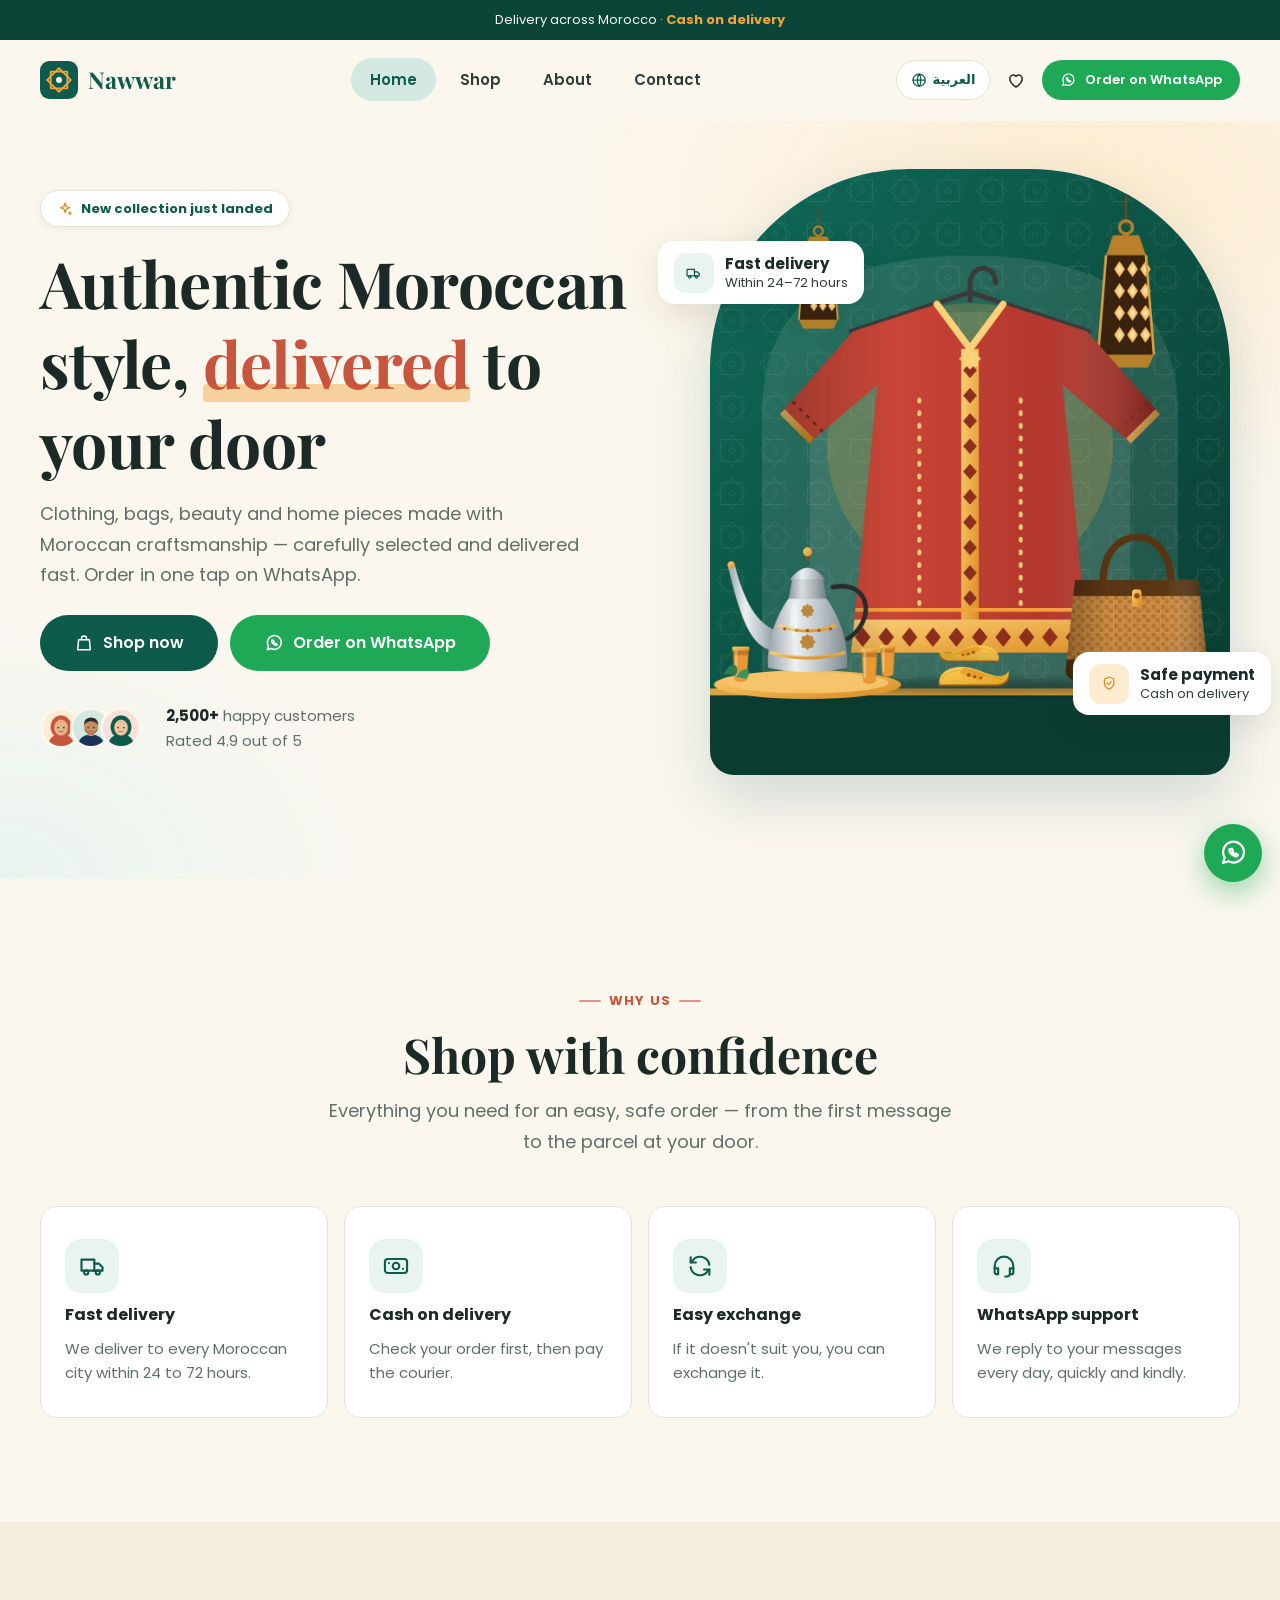
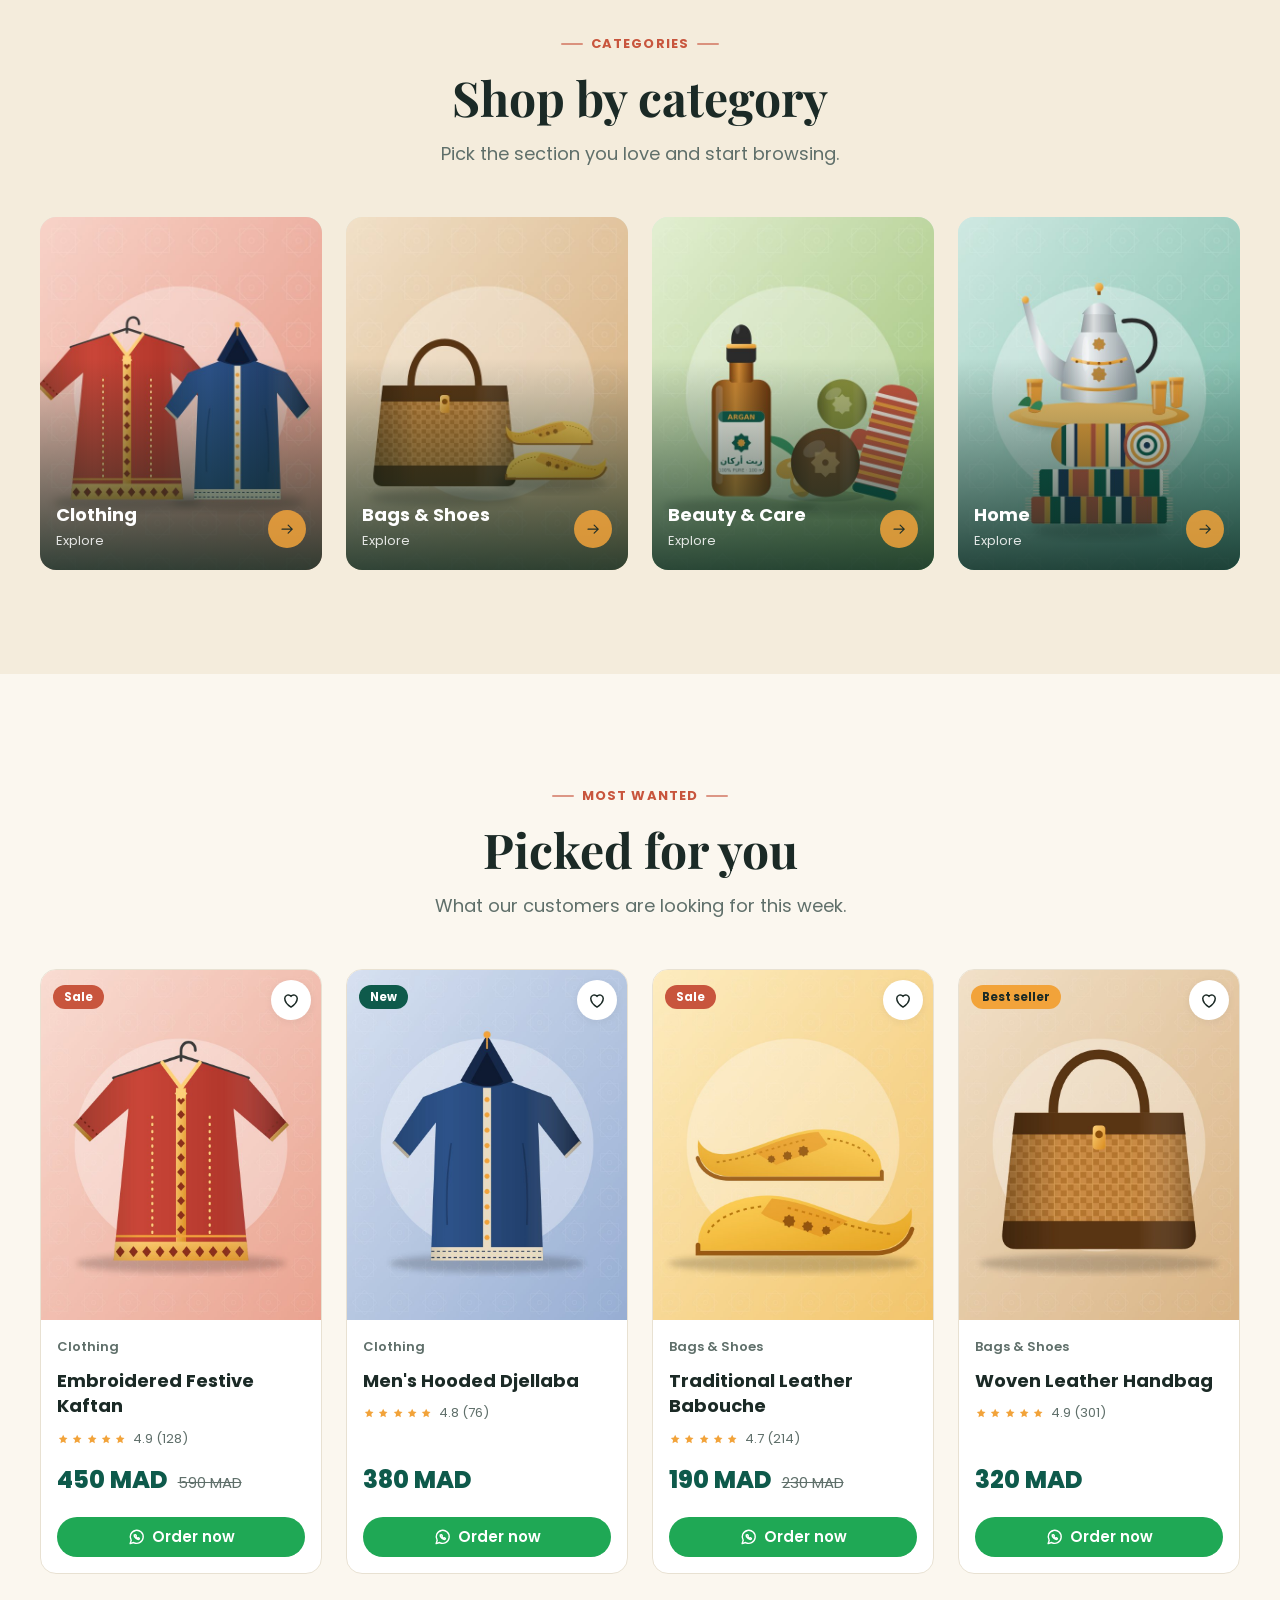
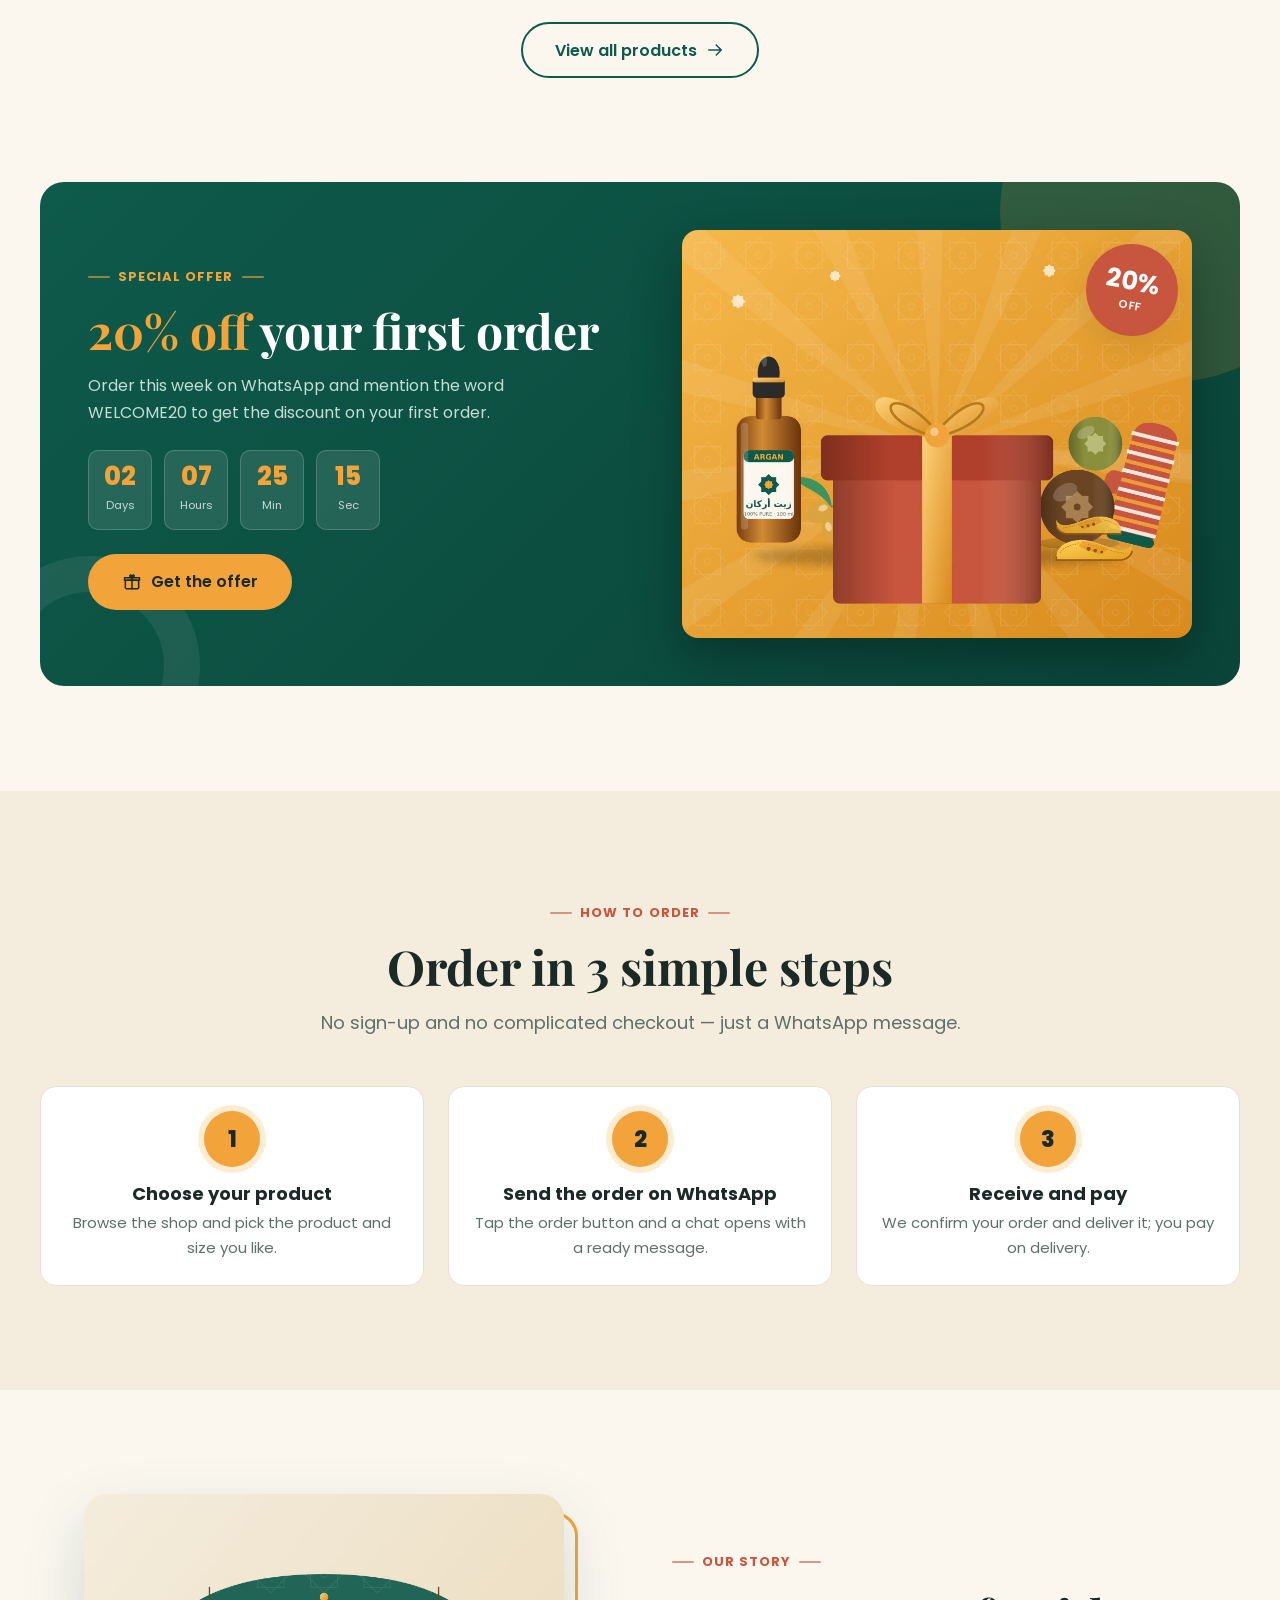
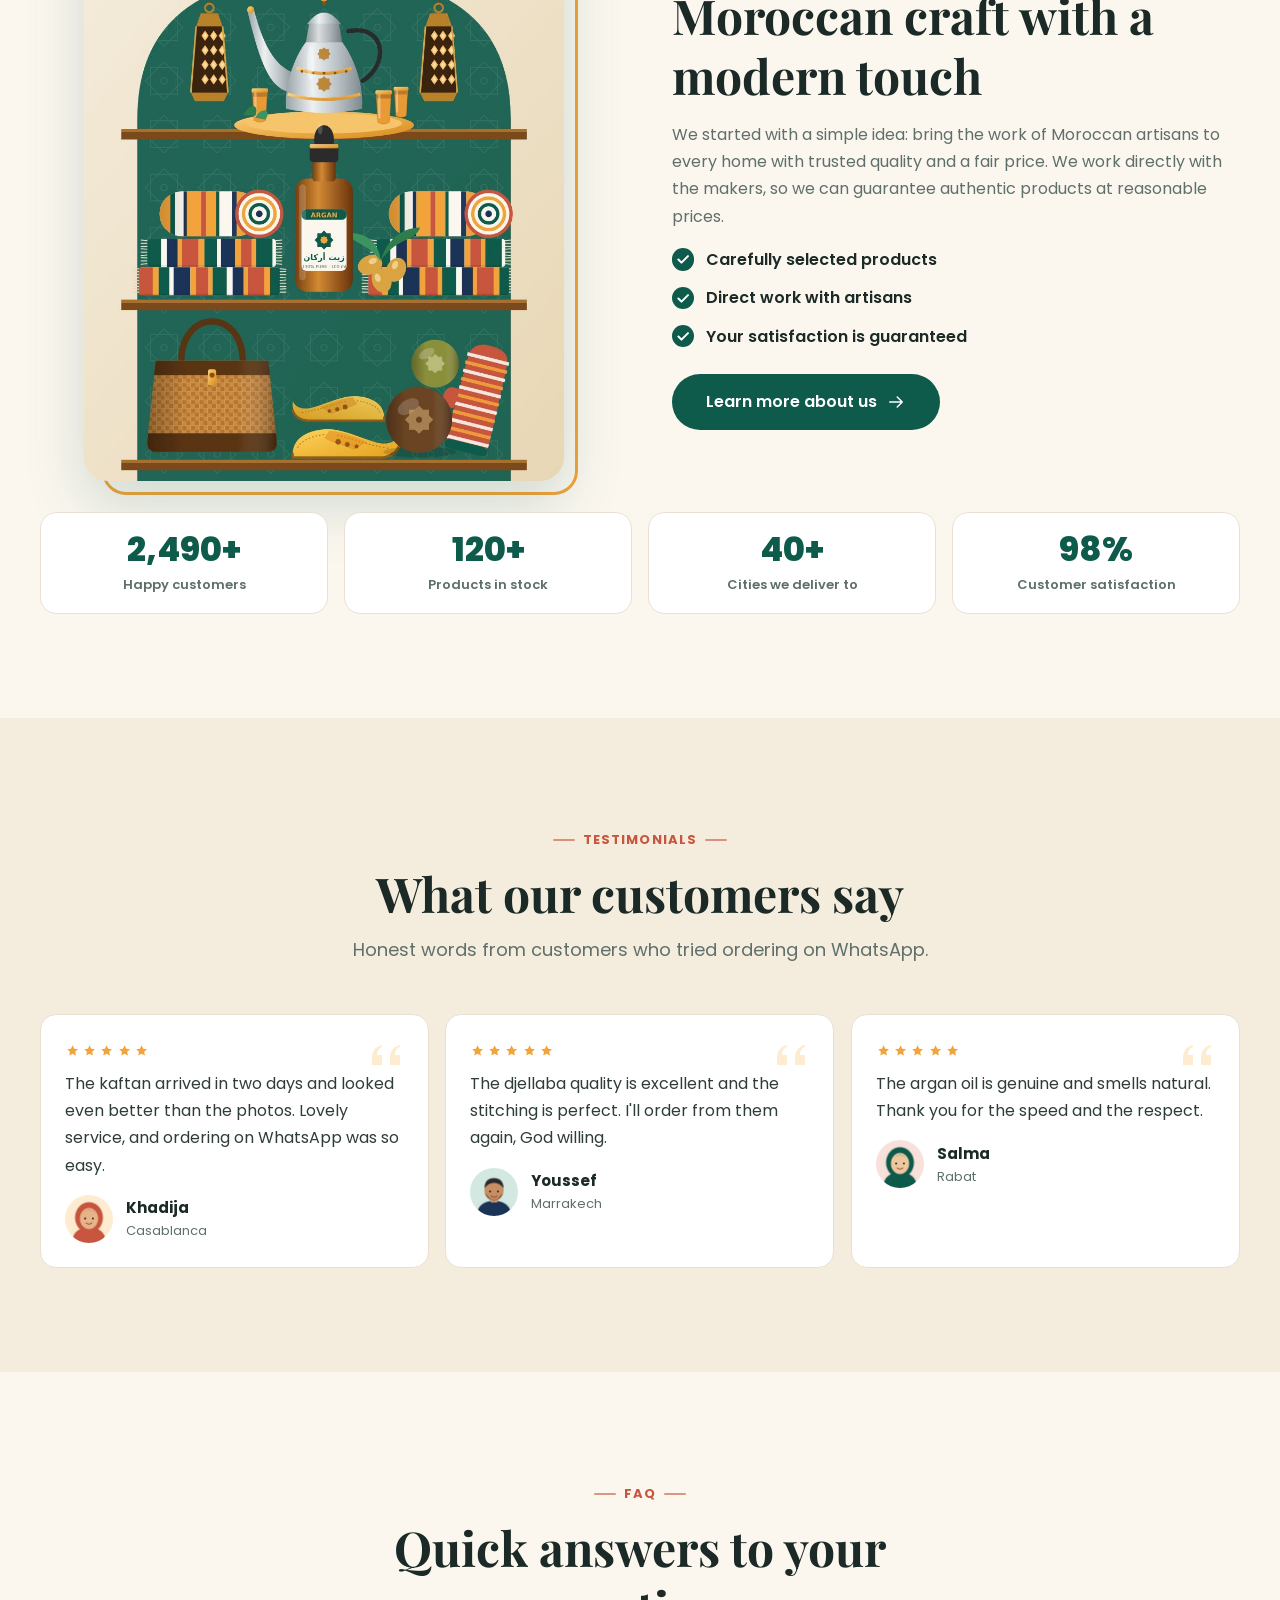
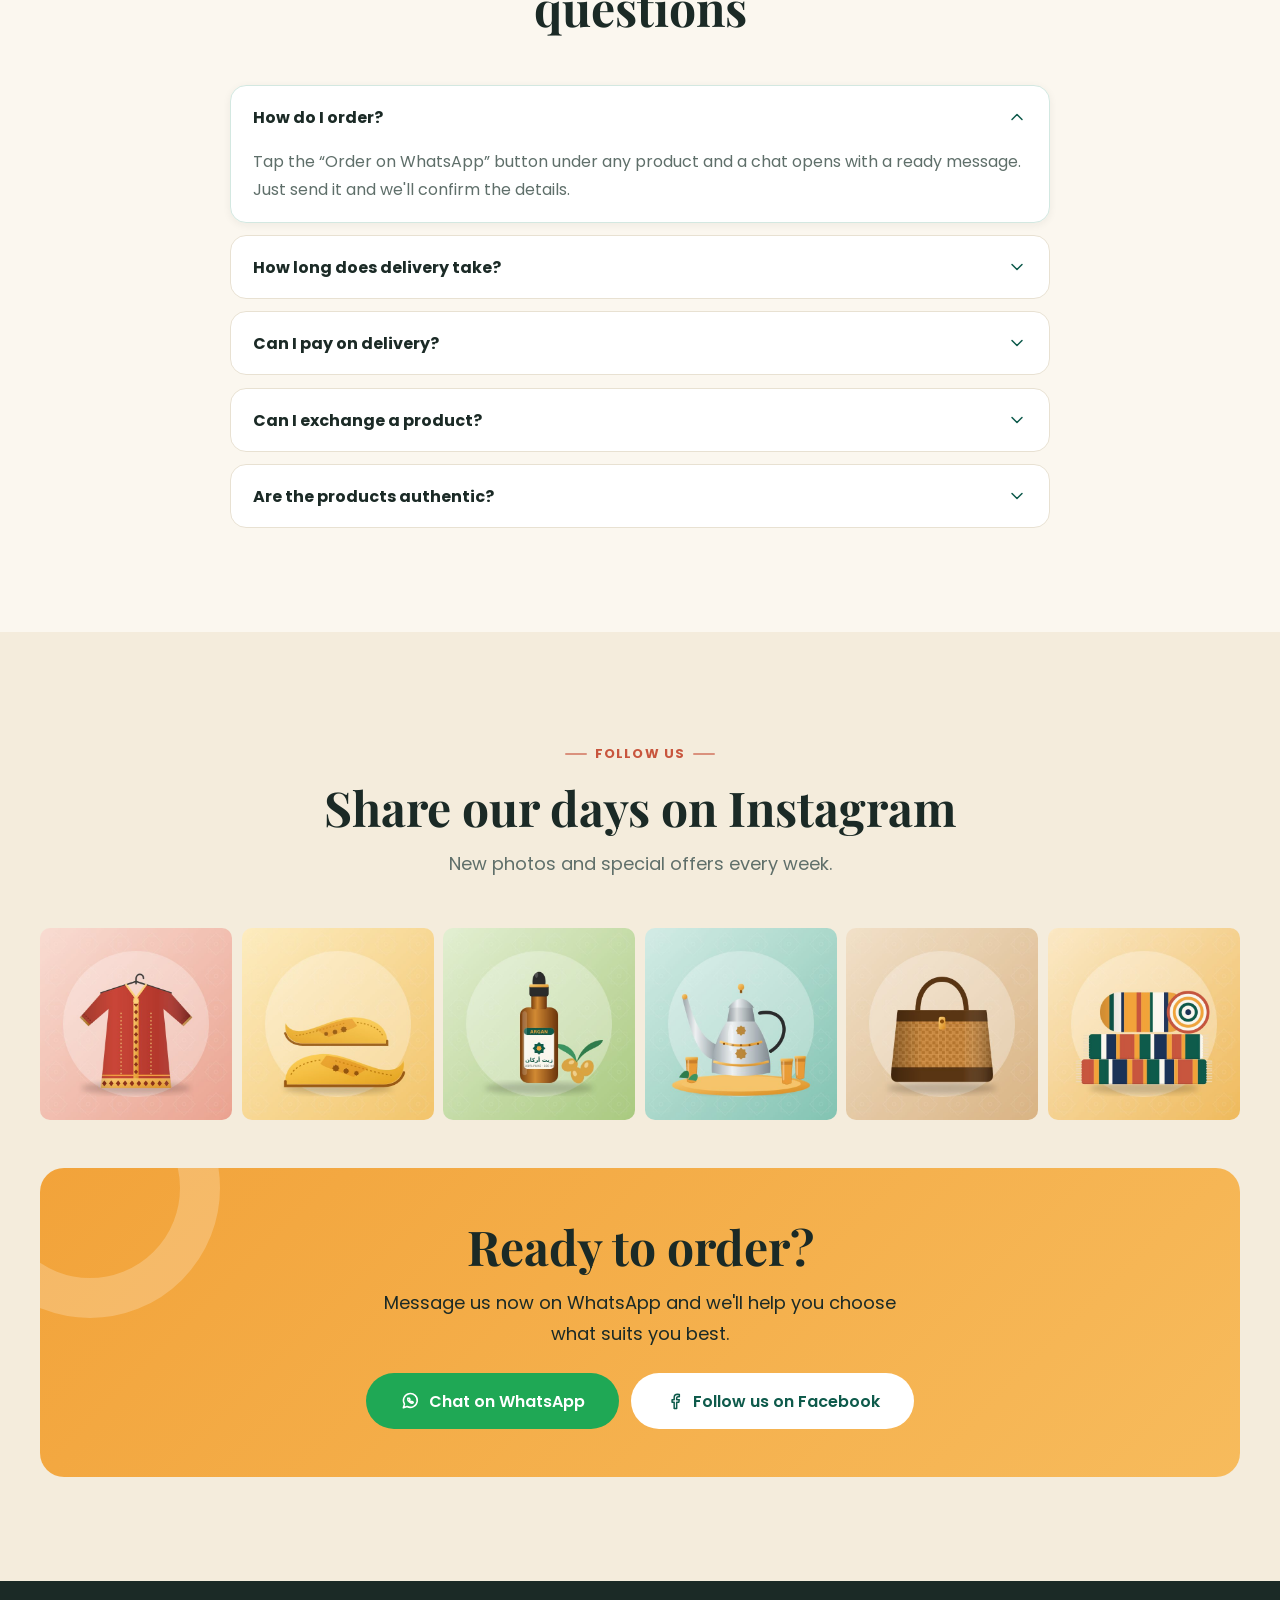
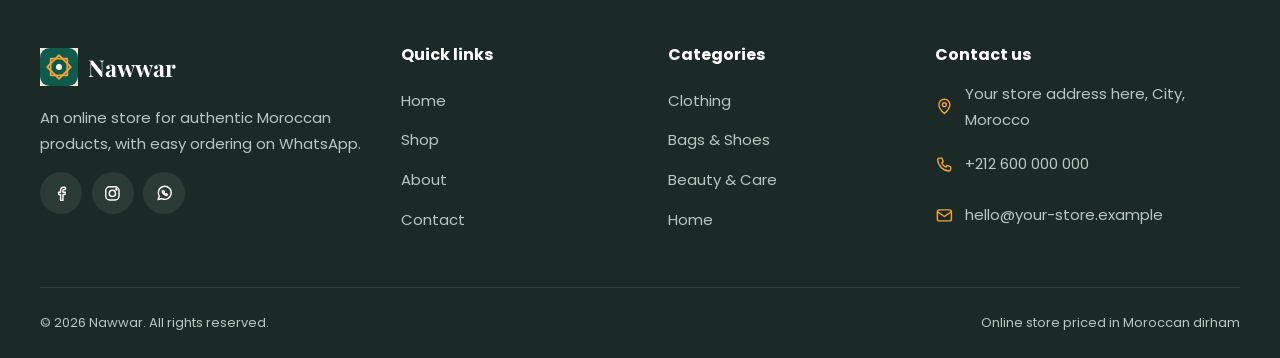
<file: index.html>
<!DOCTYPE html>
<html lang="ar" dir="rtl">
<head>
  <meta charset="utf-8">
  <meta name="viewport" content="width=device-width, initial-scale=1">
  <title>نوّار | Nawwar</title>
  <meta name="robots" content="noindex">
  <meta name="description" content="نوّار | متجر المنتجات المغربية الأصيلة · Nawwar | Authentic Moroccan products. اطلب عبر واتساب · Order on WhatsApp.">
  <link rel="canonical" href="https://your-domain.com/">
  <!-- Link preview (Facebook, WhatsApp, Instagram...). Needs the REAL domain: run tools/set-domain.py -->
  <meta property="og:type" content="website">
  <meta property="og:site_name" content="نوّار | Nawwar">
  <meta property="og:url" content="https://your-domain.com/">
  <meta property="og:title" content="نوّار | Nawwar">
  <meta property="og:description" content="متجر المنتجات المغربية الأصيلة · Authentic Moroccan products. اطلب عبر واتساب · Order on WhatsApp.">
  <meta property="og:image" content="https://your-domain.com/assets/images/og-image.jpg">
  <meta property="og:image:secure_url" content="https://your-domain.com/assets/images/og-image.jpg">
  <meta property="og:image:type" content="image/jpeg">
  <meta property="og:image:width" content="1200">
  <meta property="og:image:height" content="630">
  <meta property="og:image:alt" content="Nawwar | نوّار">
  <meta name="twitter:card" content="summary_large_image">
  <meta name="twitter:title" content="نوّار | Nawwar">
  <meta name="twitter:description" content="متجر المنتجات المغربية الأصيلة · Authentic Moroccan products">
  <meta name="twitter:image" content="https://your-domain.com/assets/images/og-image.jpg">
  <link rel="icon" type="image/svg+xml" href="assets/images/favicon.svg">
  <!--
    Language gate: sends visitors to /ar/ or /en/.
    1) the language they chose last time  2) their browser language  3) Arabic (default).
    To change the default language, edit the word 'ar' in the last line of the script.
  -->
  <script>
    (function () {
      var saved = null;
      try { saved = localStorage.getItem("nawwar-lang"); } catch (e) {}
      var lang = saved || ((navigator.language || "ar").toLowerCase().indexOf("ar") === 0 ? "ar" : "en");
      if (!saved && !/^(ar|en)/i.test(navigator.language || "")) lang = "ar";
      if (lang !== "ar" && lang !== "en") lang = "ar";
      location.replace(lang + "/index.html" + location.search + location.hash);
    })();
  </script>
  <noscript><meta http-equiv="refresh" content="0; url=ar/index.html"></noscript>
  <style>
    body{margin:0;min-height:100vh;display:grid;place-items:center;background:#fbf7ef;color:#1b2a26;font-family:system-ui,-apple-system,"Segoe UI",Tahoma,sans-serif;text-align:center}
    a{display:inline-block;margin:.4rem;padding:.8rem 1.6rem;border-radius:999px;background:#0e5a4b;color:#fff;text-decoration:none;font-weight:700}
    a+a{background:#f2a33a;color:#1b2a26}
  </style>
</head>
<body>
  <main>
    <p>اختر اللغة · Choose your language</p>
    <a href="ar/index.html">العربية</a><a href="en/index.html">English</a>
  </main>
</body>
</html>
</file>
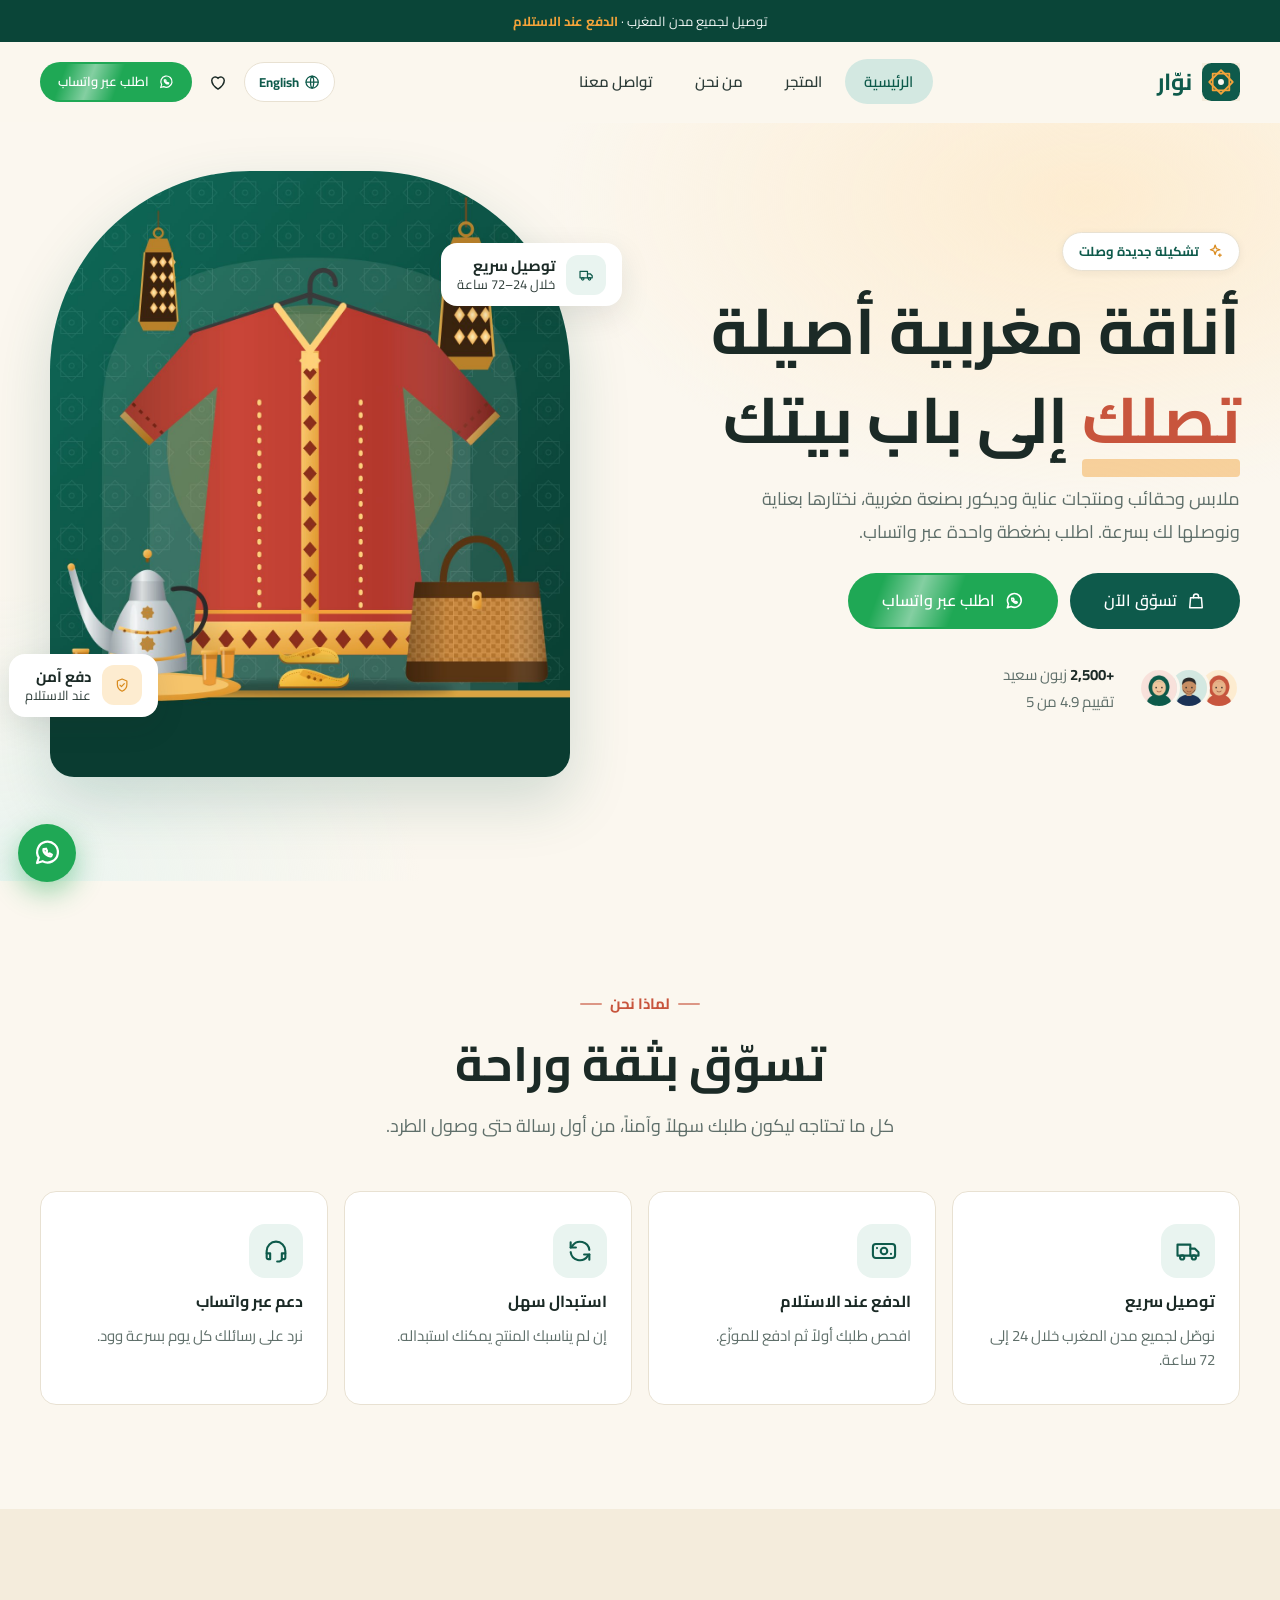
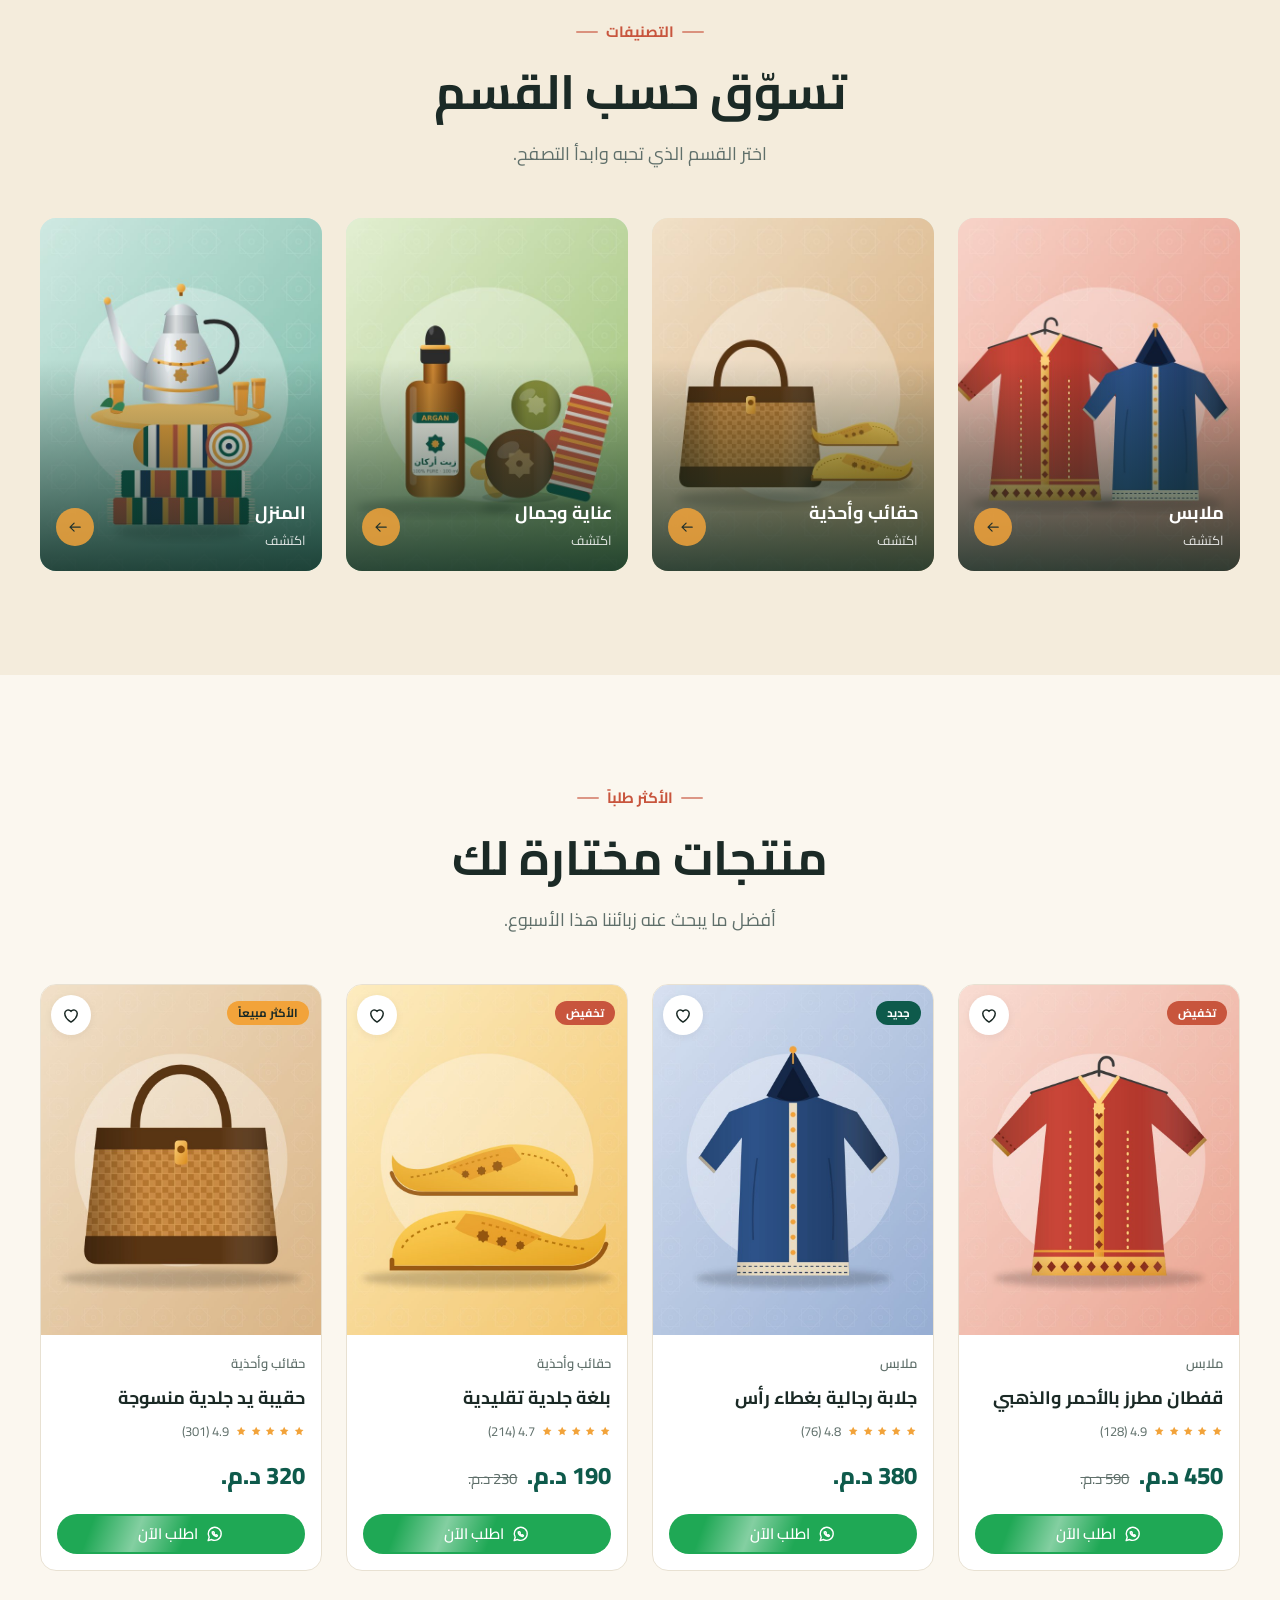
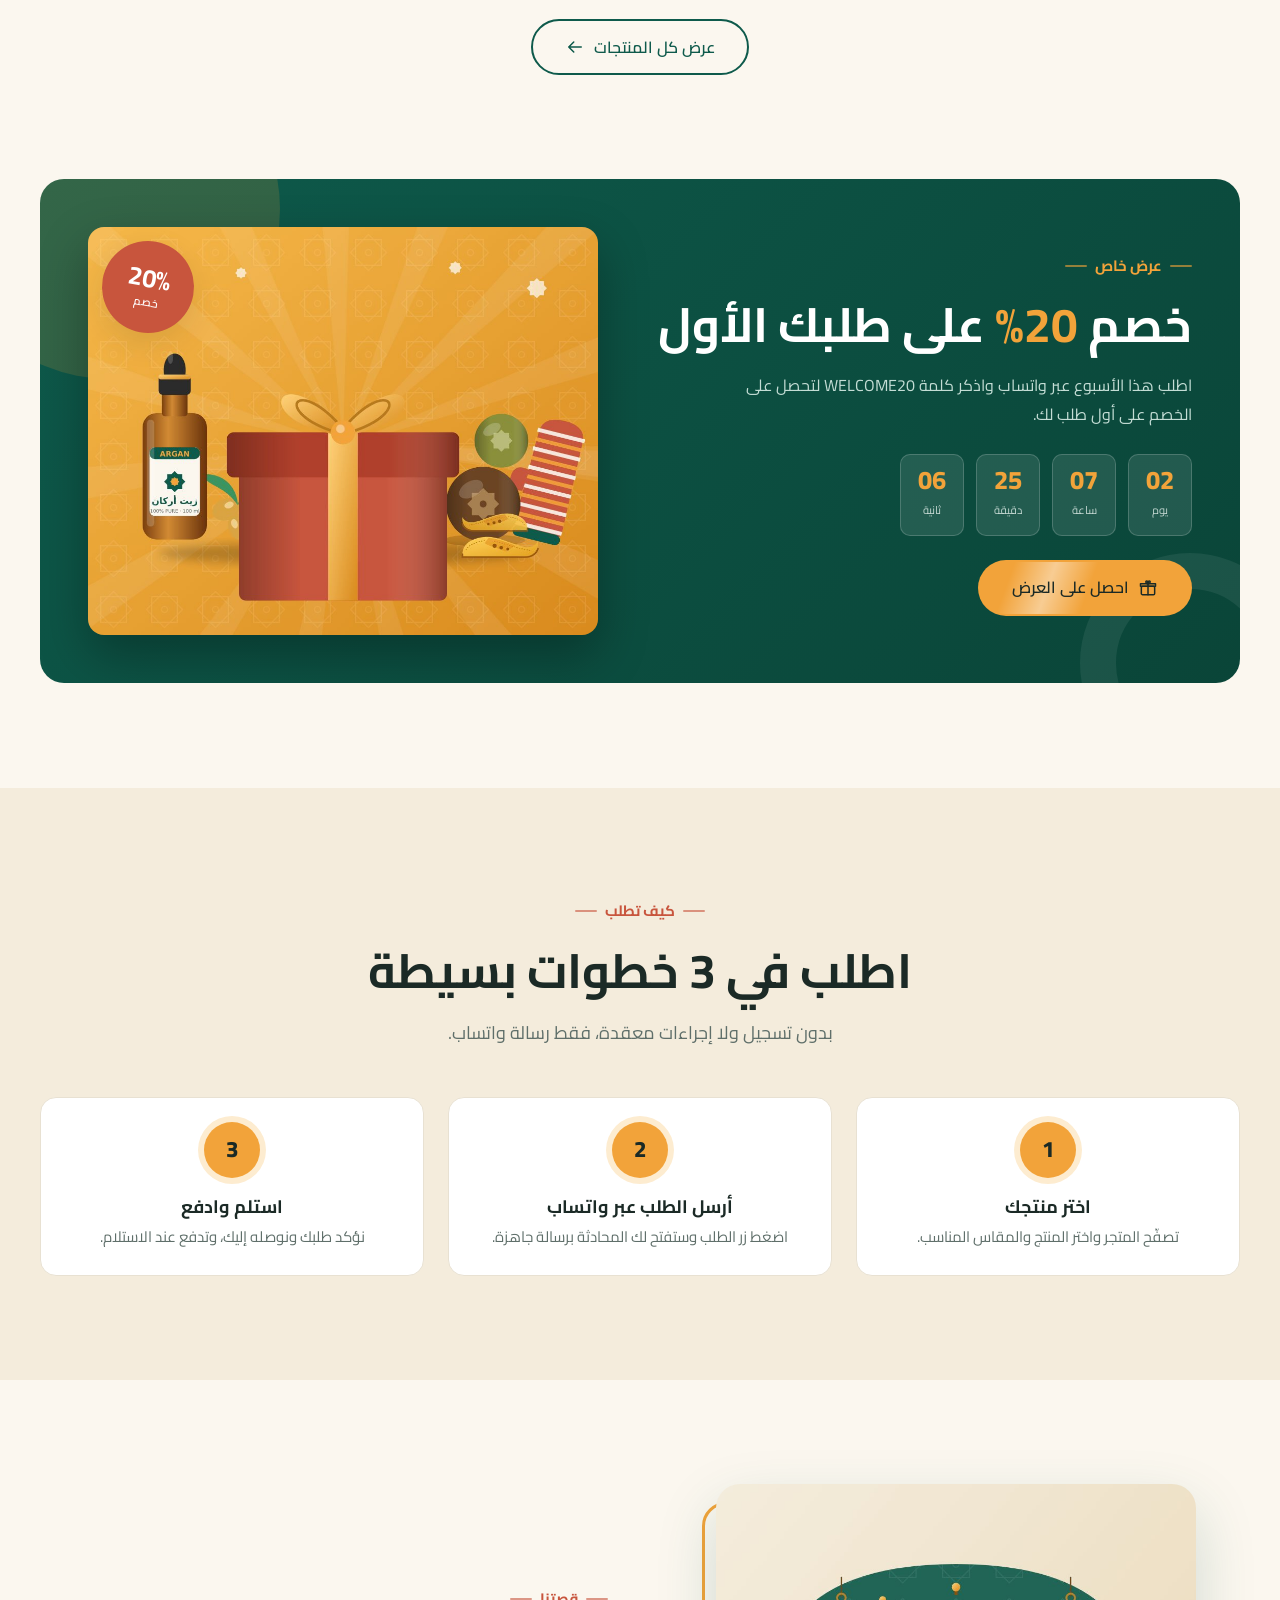
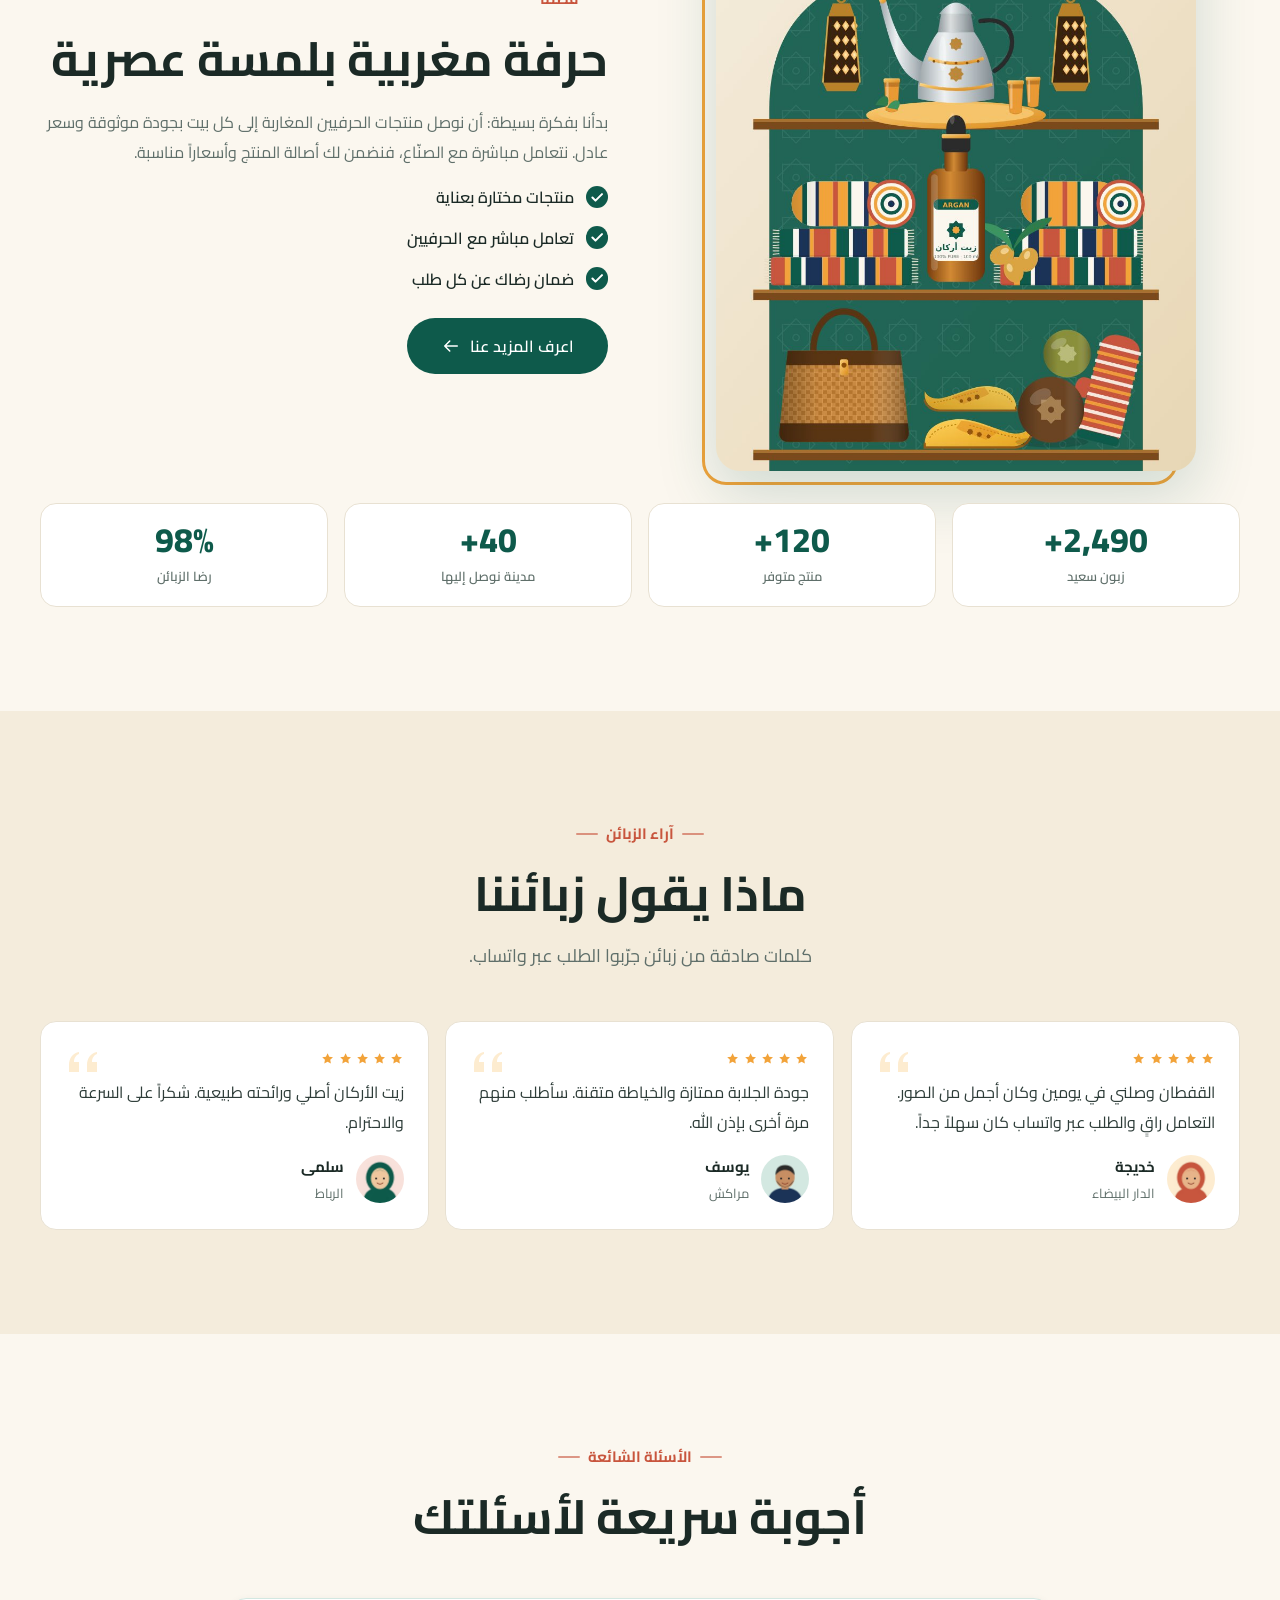
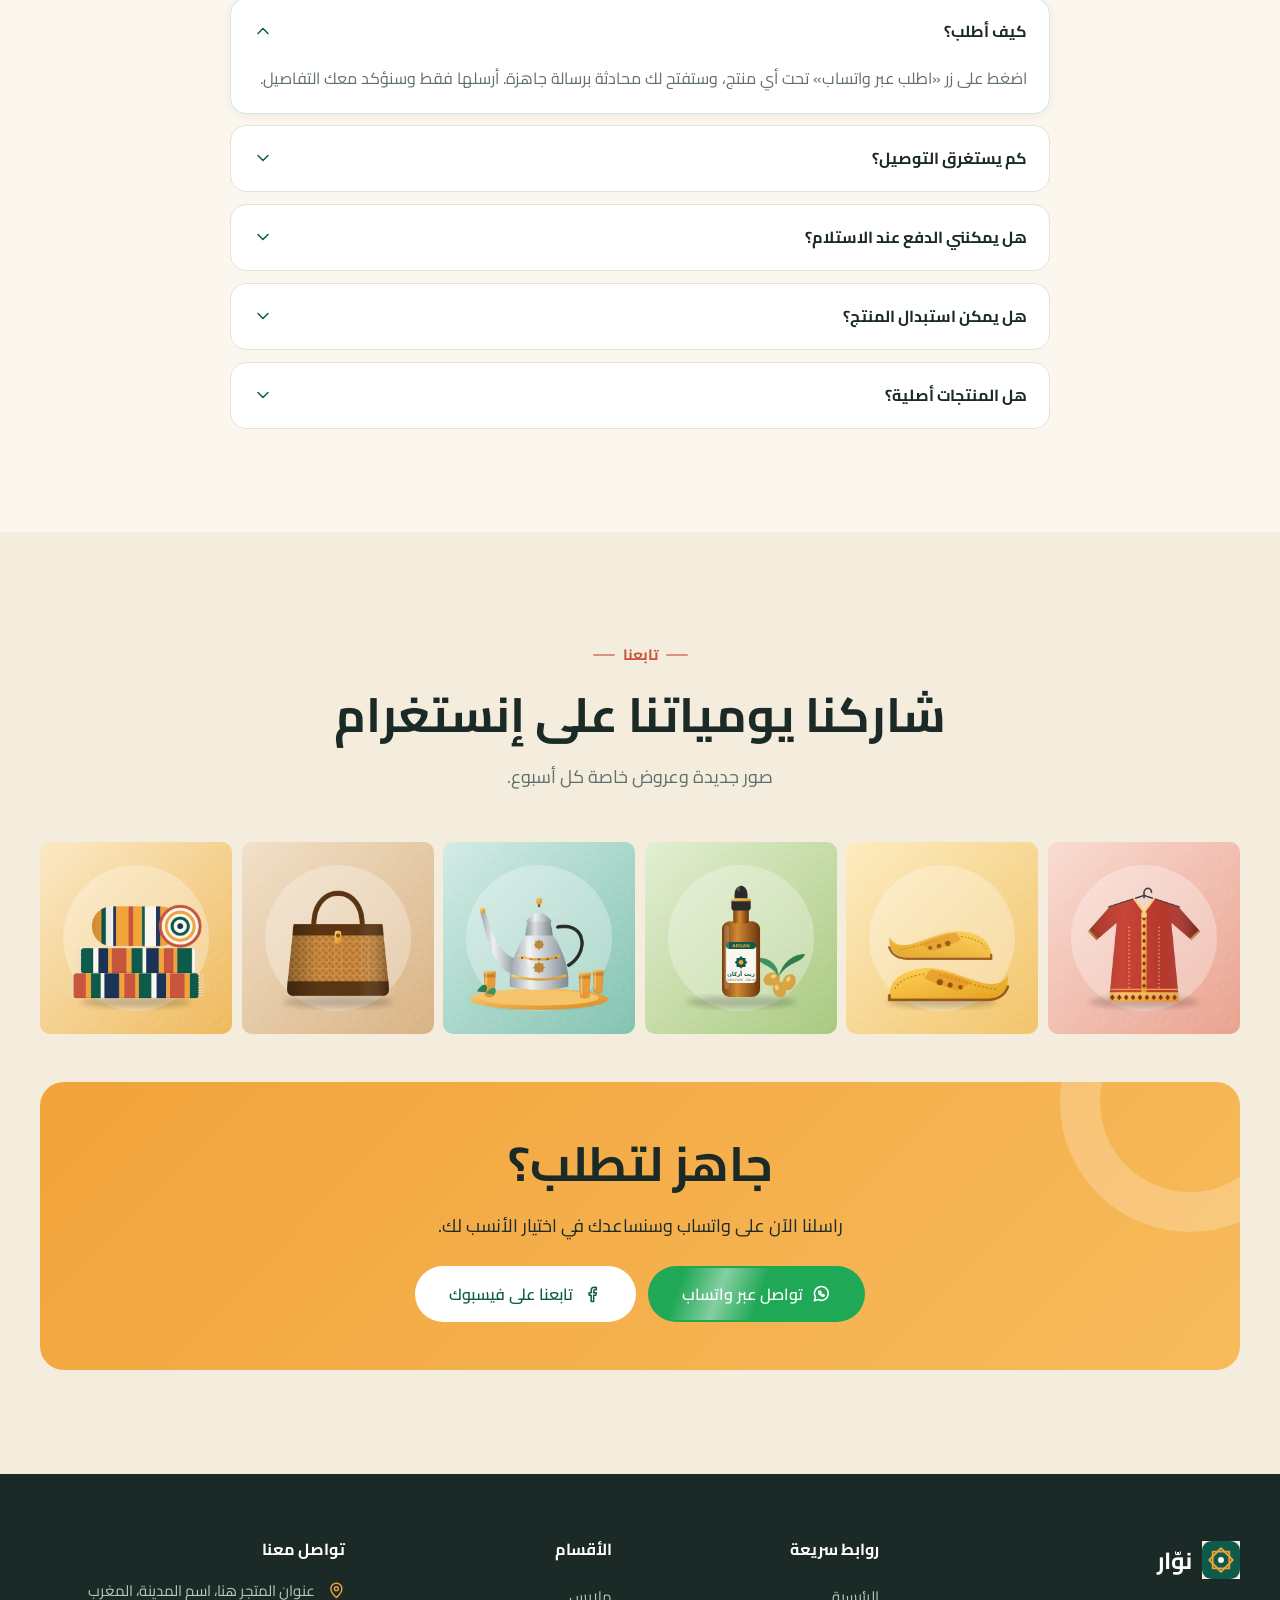
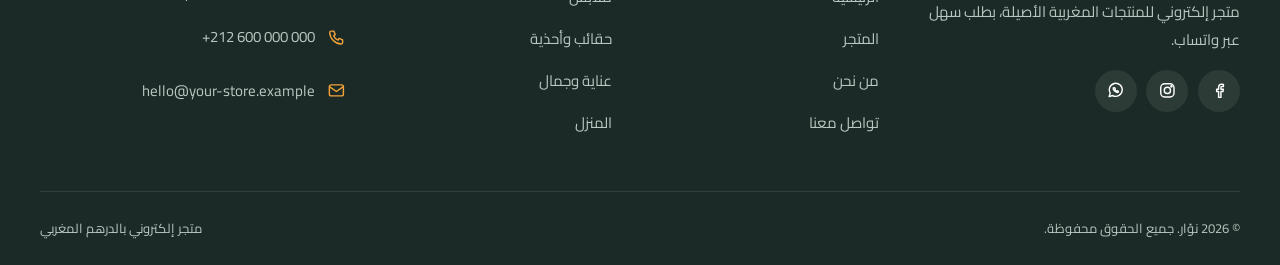
<file: ar/index.html>
<!DOCTYPE html>
<html lang="ar" dir="rtl">
<head>
  <meta charset="utf-8">
  <meta name="viewport" content="width=device-width, initial-scale=1, viewport-fit=cover">
  <title>نوّار | متجر المنتجات المغربية الأصيلة</title>
  <meta name="description" content="ملابس وحقائب ومنتجات عناية وديكور بصنعة مغربية، توصيل سريع والدفع عند الاستلام. اطلب عبر واتساب.">
  <meta name="theme-color" content="#0e5a4b">
  <link rel="canonical" href="https://your-domain.com/ar/index.html">
  <!-- Link preview (Facebook, WhatsApp, Instagram, Telegram, X...). Needs the REAL domain: run tools/set-domain.py -->
  <meta property="og:type" content="website">
  <meta property="og:site_name" content="نوّار">
  <meta property="og:url" content="https://your-domain.com/ar/index.html">
  <meta property="og:title" content="نوّار | متجر المنتجات المغربية الأصيلة">
  <meta property="og:description" content="ملابس وحقائب ومنتجات عناية وديكور بصنعة مغربية، توصيل سريع والدفع عند الاستلام. اطلب عبر واتساب.">
  <meta property="og:locale" content="ar_AR">
  <meta property="og:image" content="https://your-domain.com/assets/images/og-image.jpg">
  <meta property="og:image:secure_url" content="https://your-domain.com/assets/images/og-image.jpg">
  <meta property="og:image:type" content="image/jpeg">
  <meta property="og:image:width" content="1200">
  <meta property="og:image:height" content="630">
  <meta property="og:image:alt" content="نوّار">
  <meta name="twitter:card" content="summary_large_image">
  <meta name="twitter:title" content="نوّار | متجر المنتجات المغربية الأصيلة">
  <meta name="twitter:description" content="ملابس وحقائب ومنتجات عناية وديكور بصنعة مغربية، توصيل سريع والدفع عند الاستلام. اطلب عبر واتساب.">
  <meta name="twitter:image" content="https://your-domain.com/assets/images/og-image.jpg">
  <link rel="alternate" hreflang="en" href="https://your-domain.com/en/index.html">
  <link rel="icon" type="image/svg+xml" href="../assets/images/favicon.svg">
  <link rel="apple-touch-icon" href="../assets/images/apple-touch-icon.png">
  <link rel="manifest" href="../site.webmanifest">
  <link rel="preconnect" href="https://fonts.googleapis.com">
  <link rel="preconnect" href="https://fonts.gstatic.com" crossorigin>
  <link rel="stylesheet" href="https://fonts.googleapis.com/css2?family=Cairo:wght@400;600;700;800&display=swap">
  <script>document.documentElement.classList.add("js");</script>
  <link rel="stylesheet" href="../assets/css/variables.css">
  <link rel="stylesheet" href="../assets/css/reset.css">
  <link rel="stylesheet" href="../assets/css/components.css">
  <link rel="stylesheet" href="../assets/css/style.css">
  <link rel="stylesheet" href="../assets/css/animations.css">
  <link rel="stylesheet" href="../assets/css/responsive.css">
  <link rel="stylesheet" href="../assets/css/rtl.css">
  <link rel="stylesheet" href="../assets/css/refinements.css">
  <script type="application/ld+json">{"@context": "https://schema.org", "@type": "Store", "name": "نوّار", "description": "ملابس وحقائب ومنتجات عناية وديكور بصنعة مغربية، توصيل سريع والدفع عند الاستلام. اطلب عبر واتساب.", "address": {"@type": "PostalAddress", "addressCountry": "MA"}, "priceRange": "MAD"}</script>
</head>
<body>
  <a class="skip-link" href="#main">انتقل إلى المحتوى</a>
  <div class="announce">توصيل لجميع مدن المغرب · <strong>الدفع عند الاستلام</strong></div>
  <header class="header">
    <div class="container header__inner">
      <a class="brand" href="index.html" aria-label="نوّار">
        <img src="../assets/images/logo.svg" alt="" width="38" height="38"><span data-cfg="name">نوّار</span>
      </a>
      <nav class="nav" id="nav" aria-label="Main">
        <ul class="nav__list"><li><a class="nav__link" href="index.html" aria-current="page">الرئيسية</a></li><li><a class="nav__link" href="shop.html">المتجر</a></li><li><a class="nav__link" href="about.html">من نحن</a></li><li><a class="nav__link" href="contact.html">تواصل معنا</a></li></ul>
        <a class="btn btn--wa btn--block nav__cta" data-cfg-href="wa" href="#"><svg class="icon " data-icon="whatsapp" aria-hidden="true"></svg>اطلب عبر واتساب</a>
      </nav>
      <div class="header__actions">
        <a class="lang-switch" href="../en/index.html" hreflang="en" lang="en"><svg class="icon " data-icon="globe" aria-hidden="true"></svg>English</a>
        <a class="icon-btn" href="shop.html?cat=wish" aria-label="المفضلة"><svg class="icon " data-icon="heart" aria-hidden="true"></svg><span class="badge-count" data-wish-count hidden>0</span></a>
        <a class="btn btn--wa btn--sm header__cta" data-cfg-href="wa" href="#"><svg class="icon " data-icon="whatsapp" aria-hidden="true"></svg>اطلب عبر واتساب</a>
        <button class="icon-btn menu-toggle" type="button" aria-label="القائمة" aria-expanded="false" aria-controls="nav"><svg class="icon " data-icon="menu" aria-hidden="true"></svg></button>
      </div>
    </div>
  </header>
  <main id="main">

    <!-- ===== 1. HERO ===== -->
    <section class="hero" id="hero">
      <div class="container hero__grid">
        <div class="hero__text">
          <span class="hero__tag"><svg class="icon " data-icon="sparkle" aria-hidden="true"></svg>تشكيلة جديدة وصلت</span>
          <h1>أناقة مغربية أصيلة <em>تصلك</em> إلى باب بيتك</h1>
          <p class="hero__lead">ملابس وحقائب ومنتجات عناية وديكور بصنعة مغربية، نختارها بعناية ونوصلها لك بسرعة. اطلب بضغطة واحدة عبر واتساب.</p>
          <div class="hero__cta">
            <a class="btn btn--primary btn--lg" href="shop.html"><svg class="icon " data-icon="bag" aria-hidden="true"></svg>تسوّق الآن</a>
            <a class="btn btn--wa btn--lg" data-cfg-href="wa" href="#"><svg class="icon " data-icon="whatsapp" aria-hidden="true"></svg>اطلب عبر واتساب</a>
          </div>
          <div class="hero__proof">
            <div class="hero__avatars"><img src="../assets/images/avatar-1.jpg" alt="" width="42" height="42"><img src="../assets/images/avatar-2.jpg" alt="" width="42" height="42"><img src="../assets/images/avatar-3.jpg" alt="" width="42" height="42"></div>
            <p><strong>+2,500</strong> زبون سعيد<br>تقييم 4.9 من 5</p>
          </div>
        </div>
        <div class="hero__visual">
          <span class="hero__blob hero__blob--1"></span><span class="hero__blob hero__blob--2"></span>
          <div class="hero__frame"><img src="../assets/images/hero.jpg" alt="رسم توضيحي لقفطان مغربي مطرز مع طقم شاي وحقيبة جلدية" width="1200" height="1400" fetchpriority="high"></div>
          <div class="float-card float-card--a"><span class="ico"><svg class="icon " data-icon="truck" aria-hidden="true"></svg></span><span><strong>توصيل سريع</strong>خلال 24–72 ساعة</span></div>
          <div class="float-card float-card--b"><span class="ico"><svg class="icon " data-icon="shield" aria-hidden="true"></svg></span><span><strong>دفع آمن</strong>عند الاستلام</span></div>
        </div>
      </div>
    </section>

    <!-- ===== 2. FEATURES ===== -->
    <section class="section" id="features">
      <div class="container">
        <div class="section-head reveal"><span class="eyebrow">لماذا نحن</span><h2>تسوّق بثقة وراحة</h2><p>كل ما تحتاجه ليكون طلبك سهلاً وآمناً، من أول رسالة حتى وصول الطرد.</p></div>
        <div class="features"><article class="feature reveal" style="--delay:0ms"><span class="feature__icon"><svg class="icon icon--lg" data-icon="truck" aria-hidden="true"></svg></span><h3>توصيل سريع</h3><p>نوصّل لجميع مدن المغرب خلال 24 إلى 72 ساعة.</p></article><article class="feature reveal" style="--delay:90ms"><span class="feature__icon"><svg class="icon icon--lg" data-icon="cash" aria-hidden="true"></svg></span><h3>الدفع عند الاستلام</h3><p>افحص طلبك أولاً ثم ادفع للموزّع.</p></article><article class="feature reveal" style="--delay:180ms"><span class="feature__icon"><svg class="icon icon--lg" data-icon="refresh" aria-hidden="true"></svg></span><h3>استبدال سهل</h3><p>إن لم يناسبك المنتج يمكنك استبداله.</p></article><article class="feature reveal" style="--delay:270ms"><span class="feature__icon"><svg class="icon icon--lg" data-icon="headset" aria-hidden="true"></svg></span><h3>دعم عبر واتساب</h3><p>نرد على رسائلك كل يوم بسرعة وود.</p></article></div>
      </div>
    </section>

    <!-- ===== 3. CATEGORIES ===== -->
    <section class="section section--alt" id="categories">
      <div class="container">
        <div class="section-head reveal"><span class="eyebrow">التصنيفات</span><h2>تسوّق حسب القسم</h2><p>اختر القسم الذي تحبه وابدأ التصفح.</p></div>
        <div class="cats"><a class="cat reveal" style="--delay:0ms" href="shop.html?cat=clothing">
          <img src="../assets/images/cat-clothing.jpg" alt="ملابس مغربية تقليدية" width="600" height="750" loading="lazy">
          <div class="cat__body"><div><h3>ملابس</h3><span>اكتشف</span></div><span class="cat__arrow"><svg class="icon icon--flip" data-icon="arrow-right" aria-hidden="true"></svg></span></div></a><a class="cat reveal" style="--delay:90ms" href="shop.html?cat=bags">
          <img src="../assets/images/cat-bags.jpg" alt="حقائب وأحذية جلدية" width="600" height="750" loading="lazy">
          <div class="cat__body"><div><h3>حقائب وأحذية</h3><span>اكتشف</span></div><span class="cat__arrow"><svg class="icon icon--flip" data-icon="arrow-right" aria-hidden="true"></svg></span></div></a><a class="cat reveal" style="--delay:180ms" href="shop.html?cat=beauty">
          <img src="../assets/images/cat-beauty.jpg" alt="منتجات العناية والجمال" width="600" height="750" loading="lazy">
          <div class="cat__body"><div><h3>عناية وجمال</h3><span>اكتشف</span></div><span class="cat__arrow"><svg class="icon icon--flip" data-icon="arrow-right" aria-hidden="true"></svg></span></div></a><a class="cat reveal" style="--delay:270ms" href="shop.html?cat=home">
          <img src="../assets/images/cat-home.jpg" alt="ديكور وأدوات المنزل" width="600" height="750" loading="lazy">
          <div class="cat__body"><div><h3>المنزل</h3><span>اكتشف</span></div><span class="cat__arrow"><svg class="icon icon--flip" data-icon="arrow-right" aria-hidden="true"></svg></span></div></a></div>
      </div>
    </section>

    <!-- ===== 4. FEATURED PRODUCTS (rendered from assets/js/products.js) ===== -->
    <section class="section" id="featured">
      <div class="container">
        <div class="section-head reveal"><span class="eyebrow">الأكثر طلباً</span><h2>منتجات مختارة لك</h2><p>أفضل ما يبحث عنه زبائننا هذا الأسبوع.</p></div>
        <div class="grid-products grid-products--4" data-render="featured"></div>
        <div class="center-cta"><a class="btn btn--ghost btn--lg" href="shop.html">عرض كل المنتجات<svg class="icon icon--flip" data-icon="arrow-right" aria-hidden="true"></svg></a></div>
      </div>
    </section>

    <!-- ===== 5. SPECIAL OFFER + COUNTDOWN ===== -->
    <section class="section" id="offer" style="padding-top:0">
      <div class="container">
        <div class="offer reveal reveal--zoom">
          <div class="offer__text">
            <span class="eyebrow" style="color:var(--c-accent)">عرض خاص</span>
            <h2>خصم <em>20%</em> على طلبك الأول</h2>
            <p>اطلب هذا الأسبوع عبر واتساب واذكر كلمة WELCOME20 لتحصل على الخصم على أول طلب لك.</p>
            <div class="countdown" data-countdown role="timer"><div class="countdown__box"><span class="countdown__num" data-cd="d">00</span><span class="countdown__label">يوم</span></div><div class="countdown__box"><span class="countdown__num" data-cd="h">00</span><span class="countdown__label">ساعة</span></div><div class="countdown__box"><span class="countdown__num" data-cd="m">00</span><span class="countdown__label">دقيقة</span></div><div class="countdown__box"><span class="countdown__num" data-cd="s">00</span><span class="countdown__label">ثانية</span></div></div>
            <a class="btn btn--accent btn--lg" data-cfg-href="wa" href="#"><svg class="icon " data-icon="gift" aria-hidden="true"></svg>احصل على العرض</a>
          </div>
          <div class="offer__media">
            <img src="../assets/images/offer.jpg" alt="منتجات مغربية بعرض خاص" width="1000" height="800" loading="lazy">
            <span class="offer__sticker"><span><b>20%</b><small>خصم</small></span></span>
          </div>
        </div>
      </div>
    </section>

    <!-- ===== 6. HOW TO ORDER ===== -->
    <section class="section section--alt" id="how">
      <div class="container">
        <div class="section-head reveal"><span class="eyebrow">كيف تطلب</span><h2>اطلب في 3 خطوات بسيطة</h2><p>بدون تسجيل ولا إجراءات معقدة، فقط رسالة واتساب.</p></div>
        <div class="steps"><article class="step reveal" style="--delay:0ms"><span class="step__num">1</span><div><h3>اختر منتجك</h3><p>تصفّح المتجر واختر المنتج والمقاس المناسب.</p></div><span class="step__icon"><svg class="icon " data-icon="bag" aria-hidden="true"></svg></span></article><article class="step reveal" style="--delay:110ms"><span class="step__num">2</span><div><h3>أرسل الطلب عبر واتساب</h3><p>اضغط زر الطلب وستفتح لك المحادثة برسالة جاهزة.</p></div><span class="step__icon"><svg class="icon " data-icon="whatsapp" aria-hidden="true"></svg></span></article><article class="step reveal" style="--delay:220ms"><span class="step__num">3</span><div><h3>استلم وادفع</h3><p>نؤكد طلبك ونوصله إليك، وتدفع عند الاستلام.</p></div><span class="step__icon"><svg class="icon " data-icon="package" aria-hidden="true"></svg></span></article></div>
      </div>
    </section>

    <!-- ===== 7. STORY + STATS ===== -->
    <section class="section" id="story">
      <div class="container">
        <div class="story">
          <div class="story__media reveal reveal--left"><img src="../assets/images/about.jpg" alt="رفوف تحمل منتجات مغربية يدوية" width="900" height="1100" loading="lazy"></div>
          <div class="story__text reveal reveal--right">
            <span class="eyebrow">قصتنا</span>
            <h2>حرفة مغربية بلمسة عصرية</h2>
            <p>بدأنا بفكرة بسيطة: أن نوصل منتجات الحرفيين المغاربة إلى كل بيت بجودة موثوقة وسعر عادل. نتعامل مباشرة مع الصنّاع، فنضمن لك أصالة المنتج وأسعاراً مناسبة.</p>
            <ul class="checklist"><li><svg class="icon " data-icon="check" aria-hidden="true"></svg><span>منتجات مختارة بعناية</span></li><li><svg class="icon " data-icon="check" aria-hidden="true"></svg><span>تعامل مباشر مع الحرفيين</span></li><li><svg class="icon " data-icon="check" aria-hidden="true"></svg><span>ضمان رضاك عن كل طلب</span></li></ul>
            <a class="btn btn--primary btn--lg" href="about.html">اعرف المزيد عنا<svg class="icon icon--flip" data-icon="arrow-right" aria-hidden="true"></svg></a>
          </div>
        </div>
        <!-- DEMO CONTENT: replace the numbers below (data-count="...") with your real figures. -->
        <div class="stats reveal"><div class="stat"><span class="stat__num" data-count="2500" data-suffix="+">2500+</span><span class="stat__label">زبون سعيد</span></div><div class="stat"><span class="stat__num" data-count="120" data-suffix="+">120+</span><span class="stat__label">منتج متوفر</span></div><div class="stat"><span class="stat__num" data-count="40" data-suffix="+">40+</span><span class="stat__label">مدينة نوصل إليها</span></div><div class="stat"><span class="stat__num" data-count="98" data-suffix="%">98%</span><span class="stat__label">رضا الزبائن</span></div></div>
      </div>
    </section>

    <!-- ===== 8. TESTIMONIALS ===== -->
    <!-- DEMO CONTENT: these names, cities and quotes are samples. Replace with real customer reviews (with permission) or delete this section. -->
    <section class="section section--alt" id="reviews">
      <div class="container">
        <div class="section-head reveal"><span class="eyebrow">آراء الزبائن</span><h2>ماذا يقول زبائننا</h2><p>كلمات صادقة من زبائن جرّبوا الطلب عبر واتساب.</p></div>
        <div class="testis"><figure class="testi reveal" style="--delay:0ms"><span class="testi__quote"><svg class="icon " data-icon="quote" aria-hidden="true"></svg></span>
          <span class="stars"><svg class="icon " data-icon="star" aria-hidden="true"></svg><svg class="icon " data-icon="star" aria-hidden="true"></svg><svg class="icon " data-icon="star" aria-hidden="true"></svg><svg class="icon " data-icon="star" aria-hidden="true"></svg><svg class="icon " data-icon="star" aria-hidden="true"></svg></span>
          <blockquote><p>القفطان وصلني في يومين وكان أجمل من الصور. التعامل راقٍ والطلب عبر واتساب كان سهلاً جداً.</p></blockquote>
          <figcaption class="testi__who"><img src="../assets/images/avatar-1.jpg" alt="صورة رمزية للزبون" width="48" height="48" loading="lazy"><span><strong>خديجة</strong><span>الدار البيضاء</span></span></figcaption></figure><figure class="testi reveal" style="--delay:100ms"><span class="testi__quote"><svg class="icon " data-icon="quote" aria-hidden="true"></svg></span>
          <span class="stars"><svg class="icon " data-icon="star" aria-hidden="true"></svg><svg class="icon " data-icon="star" aria-hidden="true"></svg><svg class="icon " data-icon="star" aria-hidden="true"></svg><svg class="icon " data-icon="star" aria-hidden="true"></svg><svg class="icon " data-icon="star" aria-hidden="true"></svg></span>
          <blockquote><p>جودة الجلابة ممتازة والخياطة متقنة. سأطلب منهم مرة أخرى بإذن الله.</p></blockquote>
          <figcaption class="testi__who"><img src="../assets/images/avatar-2.jpg" alt="صورة رمزية للزبون" width="48" height="48" loading="lazy"><span><strong>يوسف</strong><span>مراكش</span></span></figcaption></figure><figure class="testi reveal" style="--delay:200ms"><span class="testi__quote"><svg class="icon " data-icon="quote" aria-hidden="true"></svg></span>
          <span class="stars"><svg class="icon " data-icon="star" aria-hidden="true"></svg><svg class="icon " data-icon="star" aria-hidden="true"></svg><svg class="icon " data-icon="star" aria-hidden="true"></svg><svg class="icon " data-icon="star" aria-hidden="true"></svg><svg class="icon " data-icon="star" aria-hidden="true"></svg></span>
          <blockquote><p>زيت الأركان أصلي ورائحته طبيعية. شكراً على السرعة والاحترام.</p></blockquote>
          <figcaption class="testi__who"><img src="../assets/images/avatar-3.jpg" alt="صورة رمزية للزبون" width="48" height="48" loading="lazy"><span><strong>سلمى</strong><span>الرباط</span></span></figcaption></figure></div>
      </div>
    </section>

    <!-- ===== 9. FAQ ===== -->
    <section class="section" id="faq">
      <div class="container">
        <div class="section-head reveal"><span class="eyebrow">الأسئلة الشائعة</span><h2>أجوبة سريعة لأسئلتك</h2></div>
        <div class="faq"><details class="faq__item reveal" open><summary class="faq__q">كيف أطلب؟<svg class="icon " data-icon="chevron-down" aria-hidden="true"></svg></summary><p class="faq__a">اضغط على زر «اطلب عبر واتساب» تحت أي منتج، وستفتح لك محادثة برسالة جاهزة. أرسلها فقط وسنؤكد معك التفاصيل.</p></details><details class="faq__item reveal"><summary class="faq__q">كم يستغرق التوصيل؟<svg class="icon " data-icon="chevron-down" aria-hidden="true"></svg></summary><p class="faq__a">من 24 إلى 72 ساعة حسب المدينة.</p></details><details class="faq__item reveal"><summary class="faq__q">هل يمكنني الدفع عند الاستلام؟<svg class="icon " data-icon="chevron-down" aria-hidden="true"></svg></summary><p class="faq__a">نعم، الدفع عند الاستلام متاح في جميع المدن.</p></details><details class="faq__item reveal"><summary class="faq__q">هل يمكن استبدال المنتج؟<svg class="icon " data-icon="chevron-down" aria-hidden="true"></svg></summary><p class="faq__a">نعم، يمكنك الاستبدال خلال 7 أيام بشرط أن يكون المنتج بحالته الأصلية.</p></details><details class="faq__item reveal"><summary class="faq__q">هل المنتجات أصلية؟<svg class="icon " data-icon="chevron-down" aria-hidden="true"></svg></summary><p class="faq__a">نعم، نختار منتجاتنا بعناية ونتعامل مباشرة مع الحرفيين.</p></details></div>
      </div>
    </section>

    <!-- ===== 10. SOCIAL GALLERY + FINAL CTA ===== -->
    <section class="section section--alt" id="social">
      <div class="container">
        <div class="section-head reveal"><span class="eyebrow">تابعنا</span><h2>شاركنا يومياتنا على إنستغرام</h2><p>صور جديدة وعروض خاصة كل أسبوع.</p></div>
        <div class="social-gallery reveal"><a href="#" data-cfg-href="instagram" aria-label="Instagram"><img src="../assets/images/social-1.jpg" alt="منشور من صفحتنا على إنستغرام 1" width="600" height="600" loading="lazy"><svg class="icon " data-icon="instagram" aria-hidden="true"></svg></a><a href="#" data-cfg-href="instagram" aria-label="Instagram"><img src="../assets/images/social-2.jpg" alt="منشور من صفحتنا على إنستغرام 2" width="600" height="600" loading="lazy"><svg class="icon " data-icon="instagram" aria-hidden="true"></svg></a><a href="#" data-cfg-href="instagram" aria-label="Instagram"><img src="../assets/images/social-3.jpg" alt="منشور من صفحتنا على إنستغرام 3" width="600" height="600" loading="lazy"><svg class="icon " data-icon="instagram" aria-hidden="true"></svg></a><a href="#" data-cfg-href="instagram" aria-label="Instagram"><img src="../assets/images/social-4.jpg" alt="منشور من صفحتنا على إنستغرام 4" width="600" height="600" loading="lazy"><svg class="icon " data-icon="instagram" aria-hidden="true"></svg></a><a href="#" data-cfg-href="instagram" aria-label="Instagram"><img src="../assets/images/social-5.jpg" alt="منشور من صفحتنا على إنستغرام 5" width="600" height="600" loading="lazy"><svg class="icon " data-icon="instagram" aria-hidden="true"></svg></a><a href="#" data-cfg-href="instagram" aria-label="Instagram"><img src="../assets/images/social-6.jpg" alt="منشور من صفحتنا على إنستغرام 6" width="600" height="600" loading="lazy"><svg class="icon " data-icon="instagram" aria-hidden="true"></svg></a></div>
      <div class="cta-band reveal reveal--zoom">
        <h2>جاهز لتطلب؟</h2>
        <p>راسلنا الآن على واتساب وسنساعدك في اختيار الأنسب لك.</p>
        <div class="cta-band__btns">
          <a class="btn btn--wa btn--lg" data-cfg-href="wa" href="#"><svg class="icon " data-icon="whatsapp" aria-hidden="true"></svg>تواصل عبر واتساب</a>
          <a class="btn btn--light btn--lg" data-cfg-href="facebook" href="#"><svg class="icon " data-icon="facebook" aria-hidden="true"></svg>تابعنا على فيسبوك</a>
        </div>
      </div>
      </div>
    </section>
  </main>
  <footer class="footer">
    <div class="container">
      <div class="footer__grid">
        <div>
          <a class="brand" href="index.html"><img src="../assets/images/logo.svg" alt="" width="38" height="38"><span data-cfg="name">نوّار</span></a>
          <p>متجر إلكتروني للمنتجات المغربية الأصيلة، بطلب سهل عبر واتساب.</p>
          <div class="socials" aria-label="تابعنا">
            <a data-cfg-href="facebook" href="#" aria-label="Facebook"><svg class="icon " data-icon="facebook" aria-hidden="true"></svg></a>
            <a data-cfg-href="instagram" href="#" aria-label="Instagram"><svg class="icon " data-icon="instagram" aria-hidden="true"></svg></a>
            <a data-cfg-href="wa" href="#" aria-label="WhatsApp"><svg class="icon " data-icon="whatsapp" aria-hidden="true"></svg></a>
          </div>
        </div>
        <div><h3>روابط سريعة</h3><ul class="footer__links"><li><a href="index.html">الرئيسية</a></li><li><a href="shop.html">المتجر</a></li><li><a href="about.html">من نحن</a></li><li><a href="contact.html">تواصل معنا</a></li></ul></div>
        <div><h3>الأقسام</h3><ul class="footer__links"><li><a href="shop.html?cat=clothing">ملابس</a></li><li><a href="shop.html?cat=bags">حقائب وأحذية</a></li><li><a href="shop.html?cat=beauty">عناية وجمال</a></li><li><a href="shop.html?cat=home">المنزل</a></li></ul></div>
        <div>
          <h3>تواصل معنا</h3>
          <!-- EDIT: contact values come from assets/js/config.js -->
          <ul class="footer__contact">
            <li><svg class="icon " data-icon="pin" aria-hidden="true"></svg><span data-cfg="address">عنوان المتجر هنا، اسم المدينة، المغرب</span></li>
            <li><svg class="icon " data-icon="phone" aria-hidden="true"></svg><a href="#" data-cfg-href="tel" data-cfg="phone" class="ltr">+212 600 000 000</a></li>
            <li><svg class="icon " data-icon="mail" aria-hidden="true"></svg><a href="#" data-cfg-href="mail" data-cfg="email" class="ltr">hello@your-store.example</a></li>
          </ul>
        </div>
      </div>
      <div class="footer__bottom">
        <span>© <span class="js-year">2026</span> <span data-cfg="name">نوّار</span>. جميع الحقوق محفوظة.</span>
        <span>متجر إلكتروني بالدرهم المغربي</span>
      </div>
    </div>
  </footer>
  <a class="fab-wa" data-cfg-href="wa" href="#" aria-label="WhatsApp"><svg class="icon " data-icon="whatsapp" aria-hidden="true"></svg></a>
  <button class="to-top" type="button" aria-label="إلى الأعلى"><svg class="icon " data-icon="arrow-right" aria-hidden="true"></svg></button>
  <script src="../assets/js/config.js"></script>
  <script src="../assets/js/products.js"></script>
  <script src="../assets/js/icons.js"></script>
  <script src="../assets/js/main.js"></script>
</body>
</html>
</file>
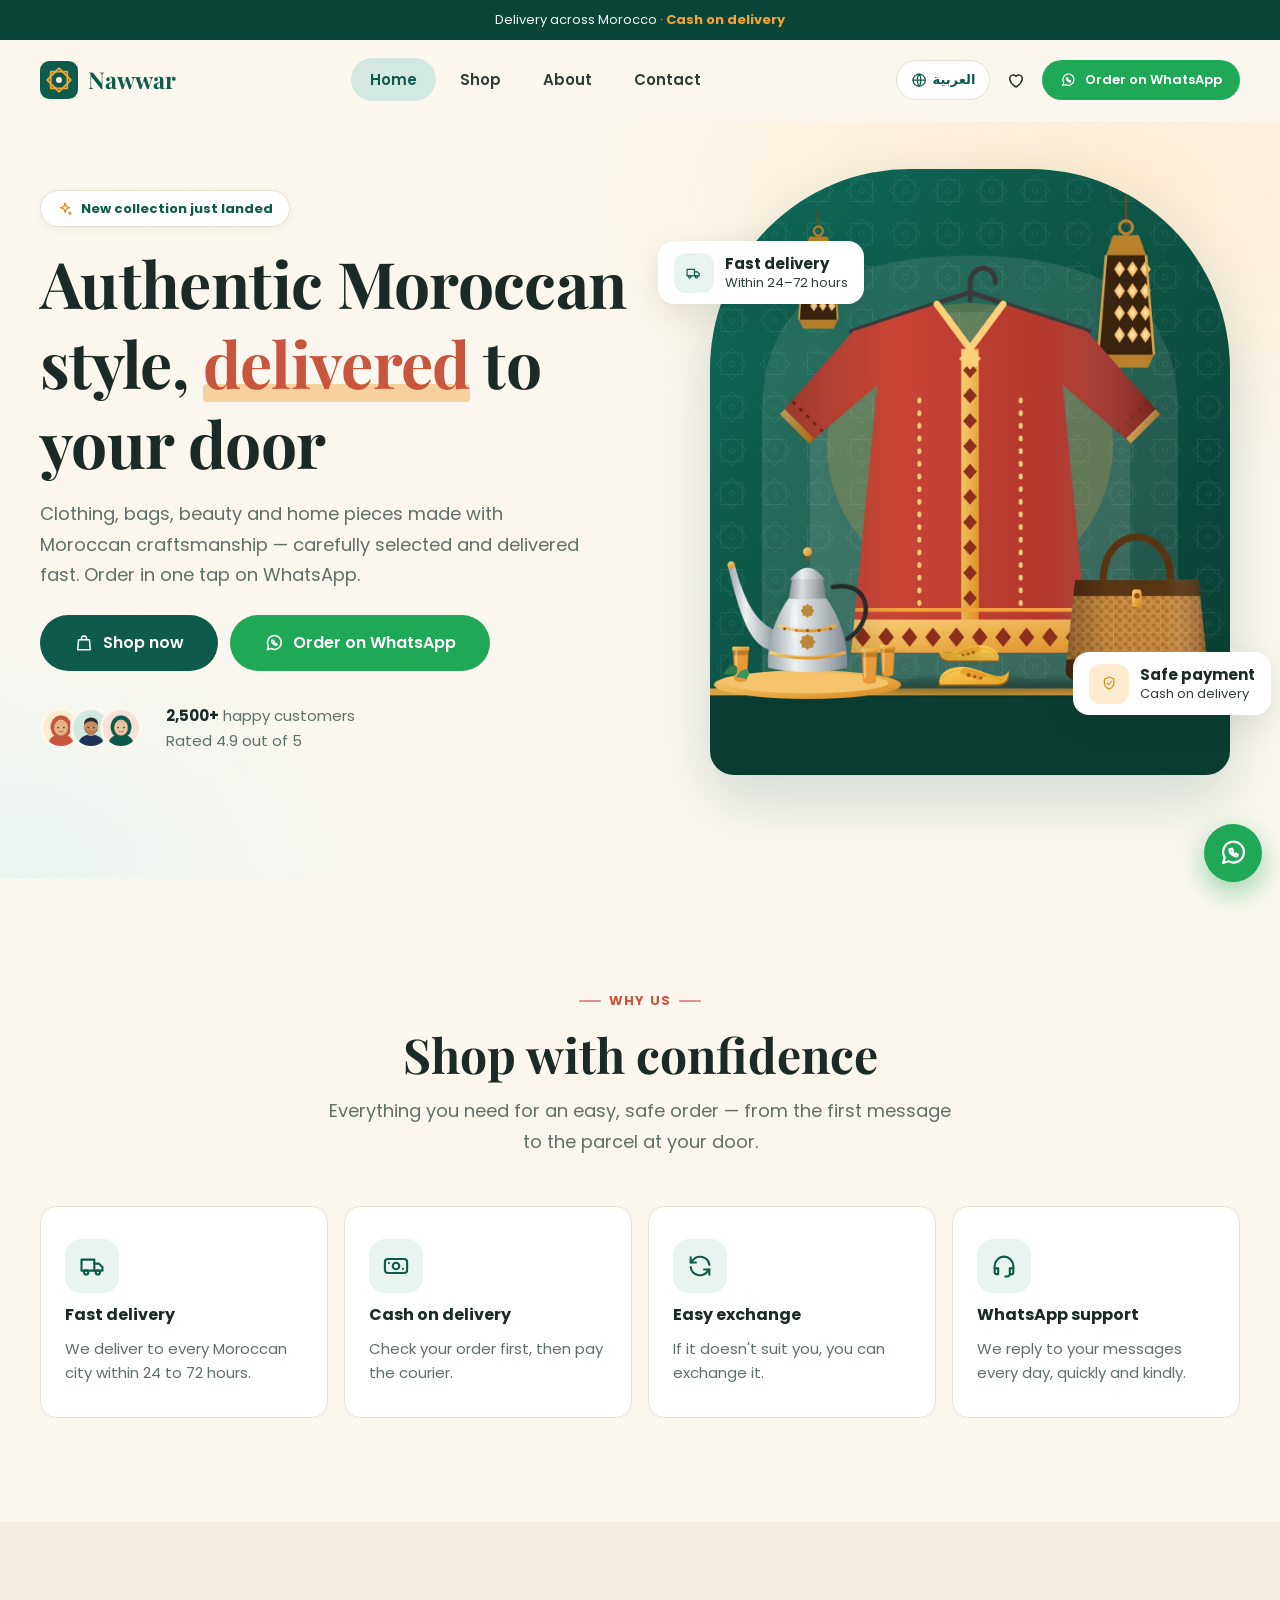
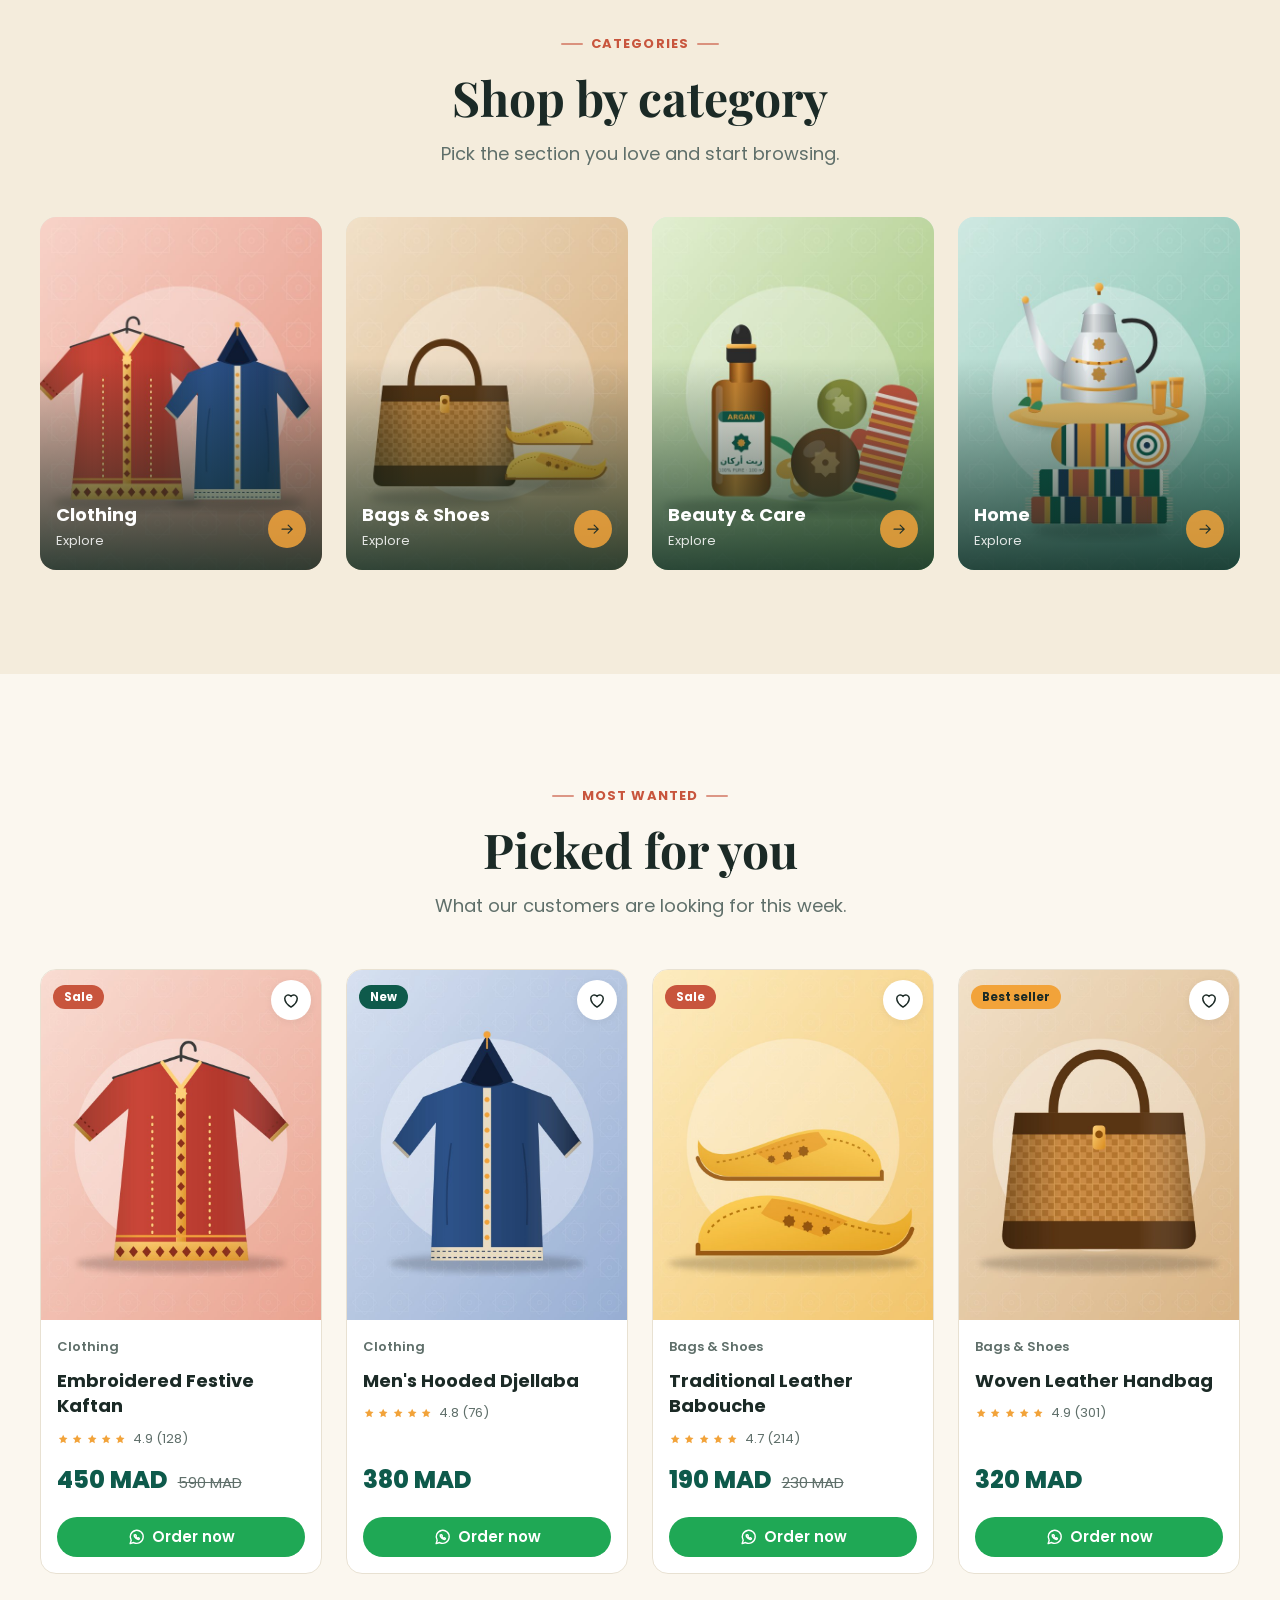
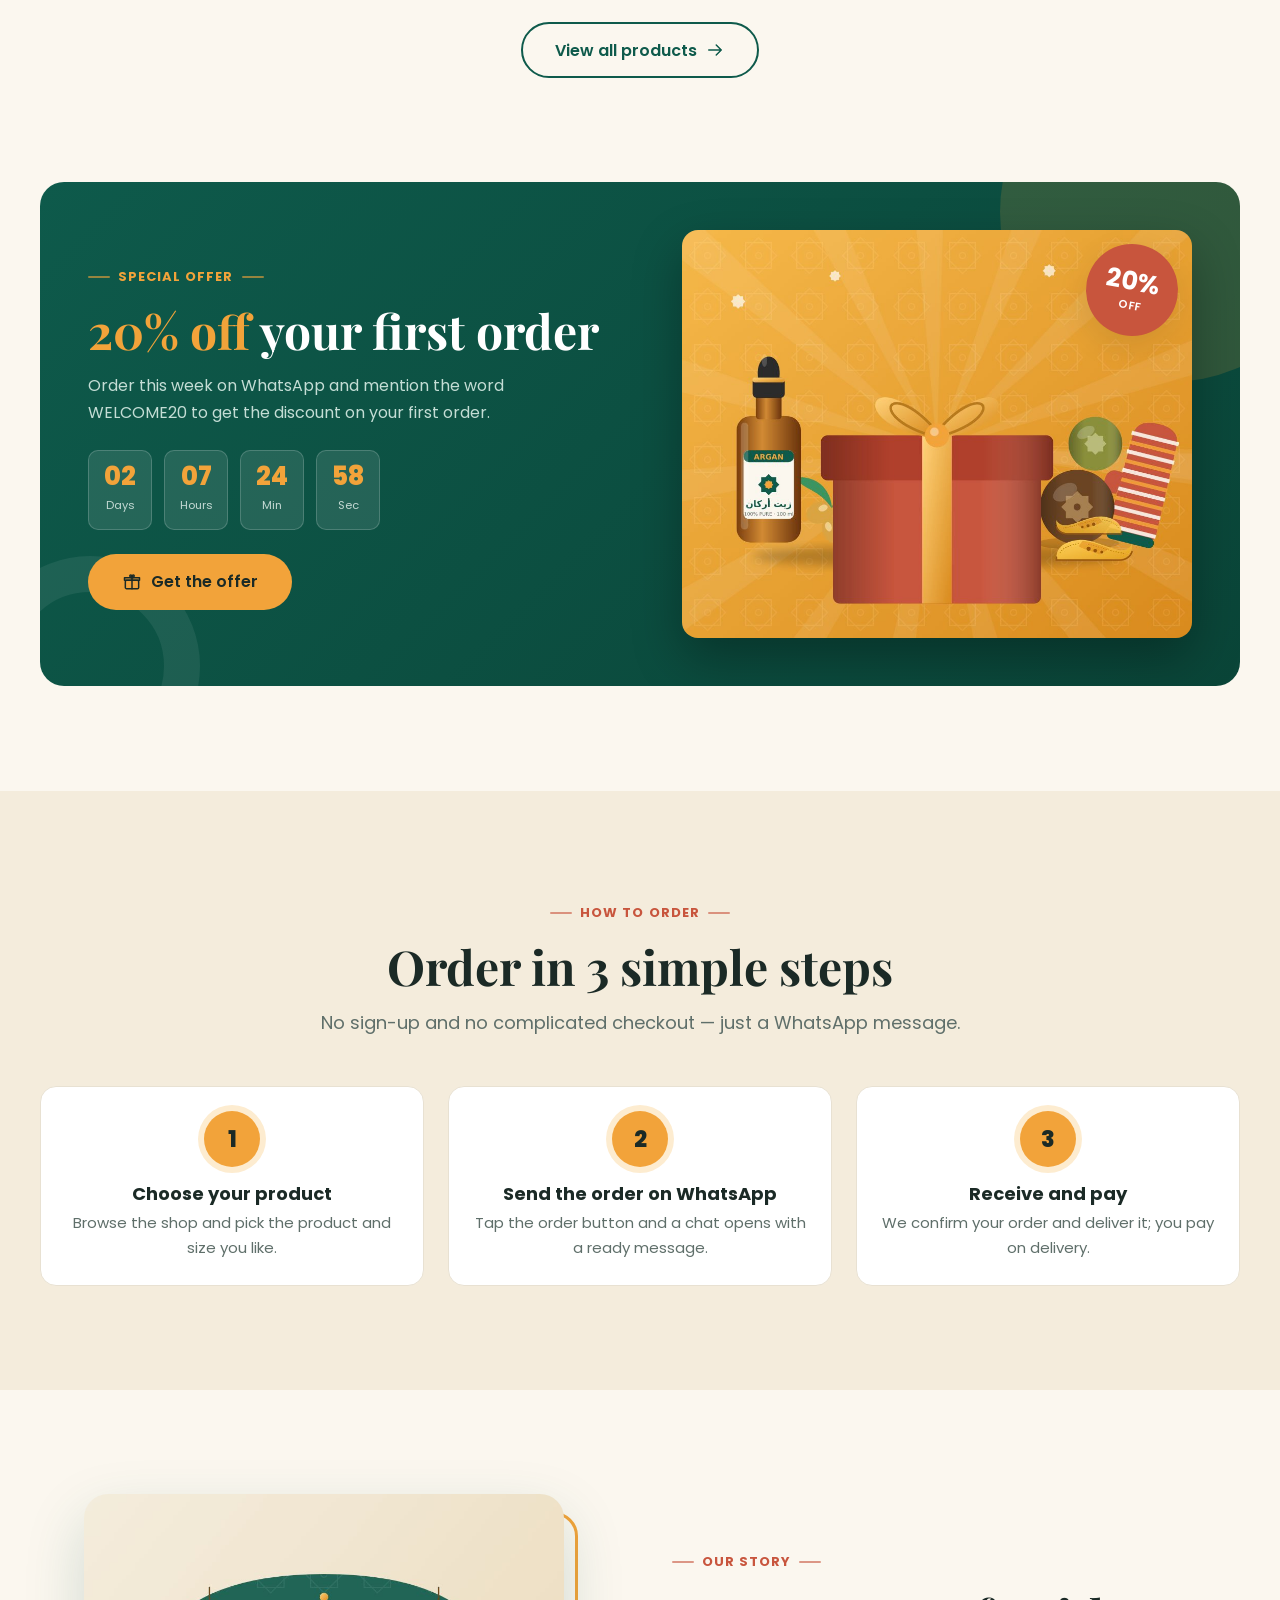
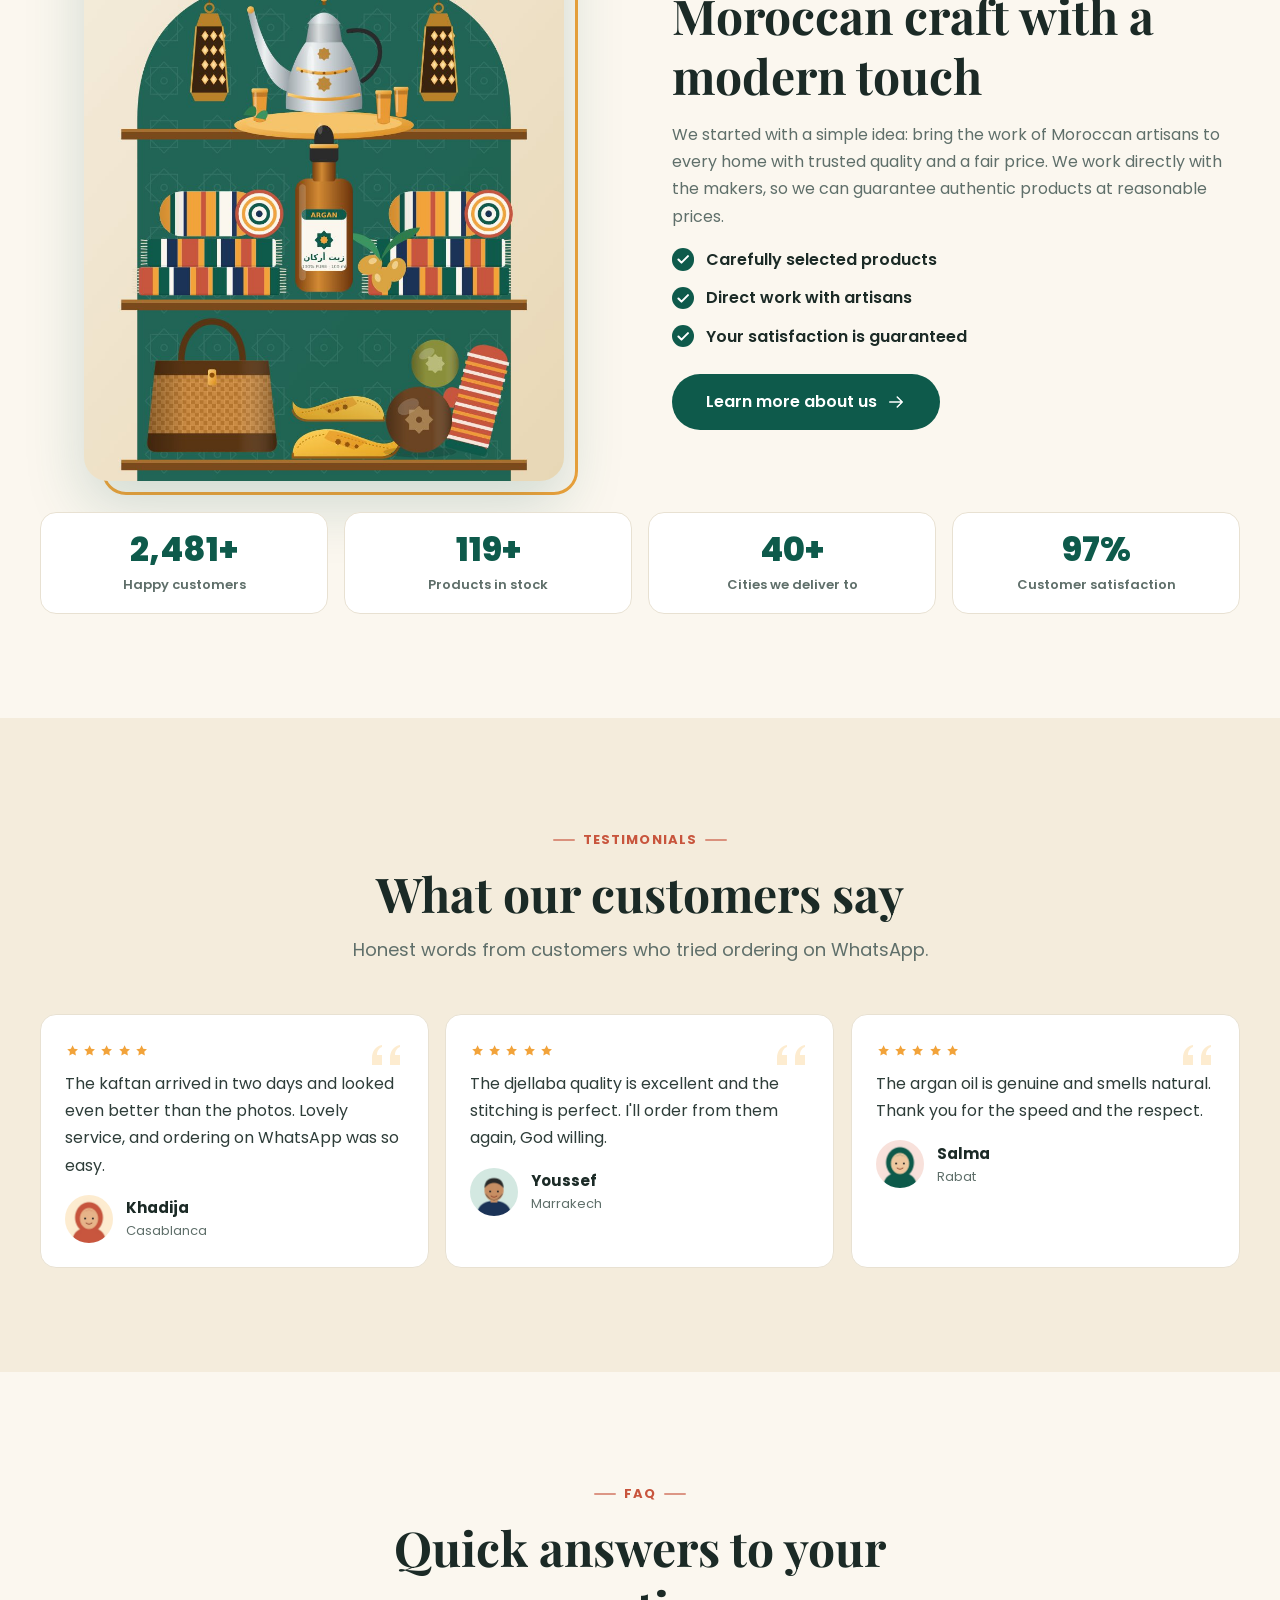
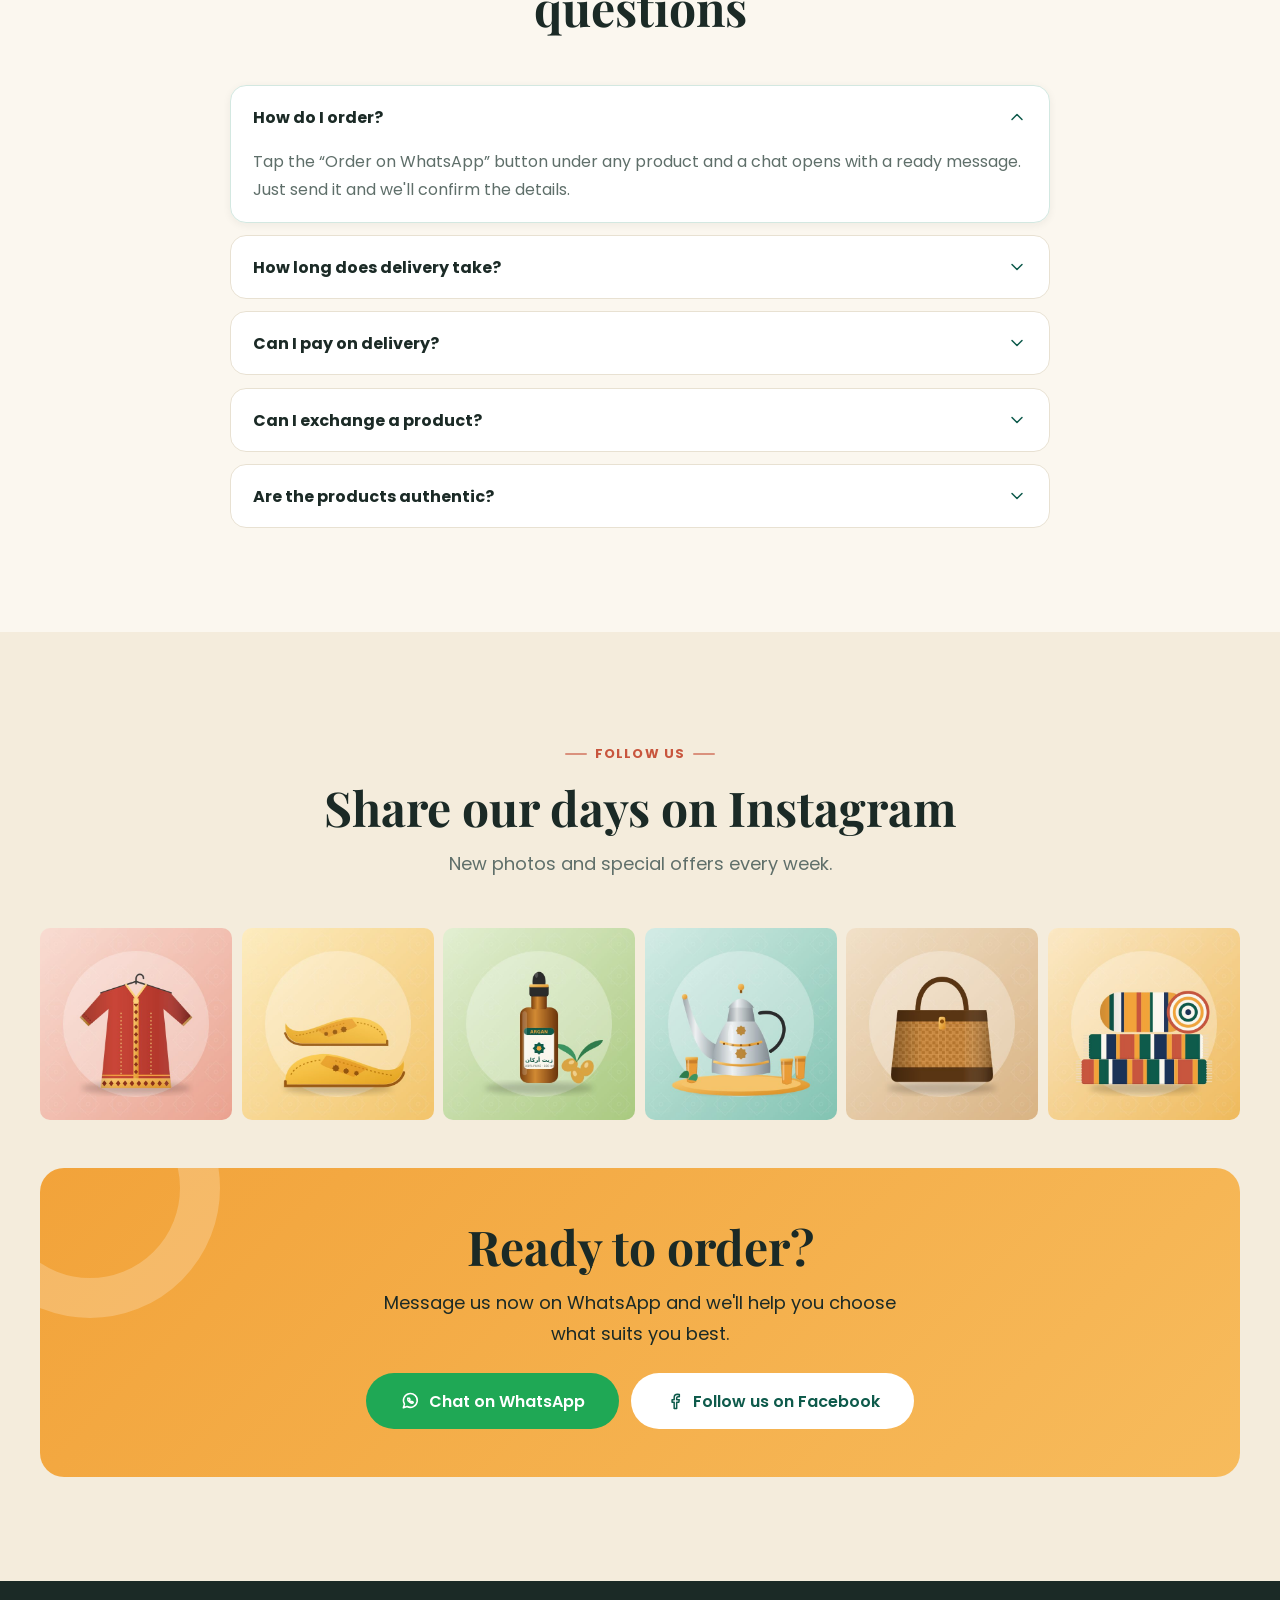
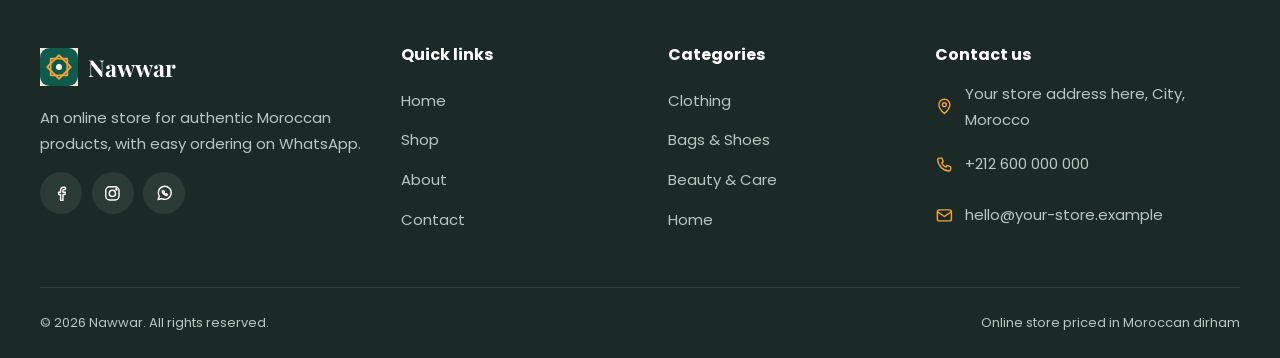
<file: en/index.html>
<!DOCTYPE html>
<html lang="en" dir="ltr">
<head>
  <meta charset="utf-8">
  <meta name="viewport" content="width=device-width, initial-scale=1, viewport-fit=cover">
  <title>Nawwar | Authentic Moroccan Products Store</title>
  <meta name="description" content="Clothing, bags, beauty and home products with Moroccan craftsmanship. Fast delivery, cash on delivery. Order on WhatsApp.">
  <meta name="theme-color" content="#0e5a4b">
  <link rel="canonical" href="https://your-domain.com/en/index.html">
  <!-- Link preview (Facebook, WhatsApp, Instagram, Telegram, X...). Needs the REAL domain: run tools/set-domain.py -->
  <meta property="og:type" content="website">
  <meta property="og:site_name" content="Nawwar">
  <meta property="og:url" content="https://your-domain.com/en/index.html">
  <meta property="og:title" content="Nawwar | Authentic Moroccan Products Store">
  <meta property="og:description" content="Clothing, bags, beauty and home products with Moroccan craftsmanship. Fast delivery, cash on delivery. Order on WhatsApp.">
  <meta property="og:locale" content="en_US">
  <meta property="og:image" content="https://your-domain.com/assets/images/og-image.jpg">
  <meta property="og:image:secure_url" content="https://your-domain.com/assets/images/og-image.jpg">
  <meta property="og:image:type" content="image/jpeg">
  <meta property="og:image:width" content="1200">
  <meta property="og:image:height" content="630">
  <meta property="og:image:alt" content="Nawwar">
  <meta name="twitter:card" content="summary_large_image">
  <meta name="twitter:title" content="Nawwar | Authentic Moroccan Products Store">
  <meta name="twitter:description" content="Clothing, bags, beauty and home products with Moroccan craftsmanship. Fast delivery, cash on delivery. Order on WhatsApp.">
  <meta name="twitter:image" content="https://your-domain.com/assets/images/og-image.jpg">
  <link rel="alternate" hreflang="ar" href="https://your-domain.com/ar/index.html">
  <link rel="icon" type="image/svg+xml" href="../assets/images/favicon.svg">
  <link rel="apple-touch-icon" href="../assets/images/apple-touch-icon.png">
  <link rel="manifest" href="../site.webmanifest">
  <link rel="preconnect" href="https://fonts.googleapis.com">
  <link rel="preconnect" href="https://fonts.gstatic.com" crossorigin>
  <link rel="stylesheet" href="https://fonts.googleapis.com/css2?family=Playfair+Display:wght@600;700&family=Poppins:wght@400;500;600;700;800&display=swap">
  <script>document.documentElement.classList.add("js");</script>
  <link rel="stylesheet" href="../assets/css/variables.css">
  <link rel="stylesheet" href="../assets/css/reset.css">
  <link rel="stylesheet" href="../assets/css/components.css">
  <link rel="stylesheet" href="../assets/css/style.css">
  <link rel="stylesheet" href="../assets/css/animations.css">
  <link rel="stylesheet" href="../assets/css/responsive.css">
  <link rel="stylesheet" href="../assets/css/refinements.css">
  <script type="application/ld+json">{"@context": "https://schema.org", "@type": "Store", "name": "Nawwar", "description": "Clothing, bags, beauty and home products with Moroccan craftsmanship. Fast delivery, cash on delivery. Order on WhatsApp.", "address": {"@type": "PostalAddress", "addressCountry": "MA"}, "priceRange": "MAD"}</script>
</head>
<body>
  <a class="skip-link" href="#main">Skip to content</a>
  <div class="announce">Delivery across Morocco · <strong>Cash on delivery</strong></div>
  <header class="header">
    <div class="container header__inner">
      <a class="brand" href="index.html" aria-label="Nawwar">
        <img src="../assets/images/logo.svg" alt="" width="38" height="38"><span data-cfg="name">Nawwar</span>
      </a>
      <nav class="nav" id="nav" aria-label="Main">
        <ul class="nav__list"><li><a class="nav__link" href="index.html" aria-current="page">Home</a></li><li><a class="nav__link" href="shop.html">Shop</a></li><li><a class="nav__link" href="about.html">About</a></li><li><a class="nav__link" href="contact.html">Contact</a></li></ul>
        <a class="btn btn--wa btn--block nav__cta" data-cfg-href="wa" href="#"><svg class="icon " data-icon="whatsapp" aria-hidden="true"></svg>Order on WhatsApp</a>
      </nav>
      <div class="header__actions">
        <a class="lang-switch" href="../ar/index.html" hreflang="ar" lang="ar"><svg class="icon " data-icon="globe" aria-hidden="true"></svg>العربية</a>
        <a class="icon-btn" href="shop.html?cat=wish" aria-label="Wishlist"><svg class="icon " data-icon="heart" aria-hidden="true"></svg><span class="badge-count" data-wish-count hidden>0</span></a>
        <a class="btn btn--wa btn--sm header__cta" data-cfg-href="wa" href="#"><svg class="icon " data-icon="whatsapp" aria-hidden="true"></svg>Order on WhatsApp</a>
        <button class="icon-btn menu-toggle" type="button" aria-label="Menu" aria-expanded="false" aria-controls="nav"><svg class="icon " data-icon="menu" aria-hidden="true"></svg></button>
      </div>
    </div>
  </header>
  <main id="main">

    <!-- ===== 1. HERO ===== -->
    <section class="hero" id="hero">
      <div class="container hero__grid">
        <div class="hero__text">
          <span class="hero__tag"><svg class="icon " data-icon="sparkle" aria-hidden="true"></svg>New collection just landed</span>
          <h1>Authentic Moroccan style, <em>delivered</em> to your door</h1>
          <p class="hero__lead">Clothing, bags, beauty and home pieces made with Moroccan craftsmanship — carefully selected and delivered fast. Order in one tap on WhatsApp.</p>
          <div class="hero__cta">
            <a class="btn btn--primary btn--lg" href="shop.html"><svg class="icon " data-icon="bag" aria-hidden="true"></svg>Shop now</a>
            <a class="btn btn--wa btn--lg" data-cfg-href="wa" href="#"><svg class="icon " data-icon="whatsapp" aria-hidden="true"></svg>Order on WhatsApp</a>
          </div>
          <div class="hero__proof">
            <div class="hero__avatars"><img src="../assets/images/avatar-1.jpg" alt="" width="42" height="42"><img src="../assets/images/avatar-2.jpg" alt="" width="42" height="42"><img src="../assets/images/avatar-3.jpg" alt="" width="42" height="42"></div>
            <p><strong>2,500+</strong> happy customers<br>Rated 4.9 out of 5</p>
          </div>
        </div>
        <div class="hero__visual">
          <span class="hero__blob hero__blob--1"></span><span class="hero__blob hero__blob--2"></span>
          <div class="hero__frame"><img src="../assets/images/hero.jpg" alt="Illustration of an embroidered Moroccan kaftan with a tea set and a leather bag" width="1200" height="1400" fetchpriority="high"></div>
          <div class="float-card float-card--a"><span class="ico"><svg class="icon " data-icon="truck" aria-hidden="true"></svg></span><span><strong>Fast delivery</strong>Within 24–72 hours</span></div>
          <div class="float-card float-card--b"><span class="ico"><svg class="icon " data-icon="shield" aria-hidden="true"></svg></span><span><strong>Safe payment</strong>Cash on delivery</span></div>
        </div>
      </div>
    </section>

    <!-- ===== 2. FEATURES ===== -->
    <section class="section" id="features">
      <div class="container">
        <div class="section-head reveal"><span class="eyebrow">Why us</span><h2>Shop with confidence</h2><p>Everything you need for an easy, safe order — from the first message to the parcel at your door.</p></div>
        <div class="features"><article class="feature reveal" style="--delay:0ms"><span class="feature__icon"><svg class="icon icon--lg" data-icon="truck" aria-hidden="true"></svg></span><h3>Fast delivery</h3><p>We deliver to every Moroccan city within 24 to 72 hours.</p></article><article class="feature reveal" style="--delay:90ms"><span class="feature__icon"><svg class="icon icon--lg" data-icon="cash" aria-hidden="true"></svg></span><h3>Cash on delivery</h3><p>Check your order first, then pay the courier.</p></article><article class="feature reveal" style="--delay:180ms"><span class="feature__icon"><svg class="icon icon--lg" data-icon="refresh" aria-hidden="true"></svg></span><h3>Easy exchange</h3><p>If it doesn't suit you, you can exchange it.</p></article><article class="feature reveal" style="--delay:270ms"><span class="feature__icon"><svg class="icon icon--lg" data-icon="headset" aria-hidden="true"></svg></span><h3>WhatsApp support</h3><p>We reply to your messages every day, quickly and kindly.</p></article></div>
      </div>
    </section>

    <!-- ===== 3. CATEGORIES ===== -->
    <section class="section section--alt" id="categories">
      <div class="container">
        <div class="section-head reveal"><span class="eyebrow">Categories</span><h2>Shop by category</h2><p>Pick the section you love and start browsing.</p></div>
        <div class="cats"><a class="cat reveal" style="--delay:0ms" href="shop.html?cat=clothing">
          <img src="../assets/images/cat-clothing.jpg" alt="Traditional Moroccan clothing" width="600" height="750" loading="lazy">
          <div class="cat__body"><div><h3>Clothing</h3><span>Explore</span></div><span class="cat__arrow"><svg class="icon " data-icon="arrow-right" aria-hidden="true"></svg></span></div></a><a class="cat reveal" style="--delay:90ms" href="shop.html?cat=bags">
          <img src="../assets/images/cat-bags.jpg" alt="Leather bags and shoes" width="600" height="750" loading="lazy">
          <div class="cat__body"><div><h3>Bags & Shoes</h3><span>Explore</span></div><span class="cat__arrow"><svg class="icon " data-icon="arrow-right" aria-hidden="true"></svg></span></div></a><a class="cat reveal" style="--delay:180ms" href="shop.html?cat=beauty">
          <img src="../assets/images/cat-beauty.jpg" alt="Beauty and care products" width="600" height="750" loading="lazy">
          <div class="cat__body"><div><h3>Beauty & Care</h3><span>Explore</span></div><span class="cat__arrow"><svg class="icon " data-icon="arrow-right" aria-hidden="true"></svg></span></div></a><a class="cat reveal" style="--delay:270ms" href="shop.html?cat=home">
          <img src="../assets/images/cat-home.jpg" alt="Home décor and essentials" width="600" height="750" loading="lazy">
          <div class="cat__body"><div><h3>Home</h3><span>Explore</span></div><span class="cat__arrow"><svg class="icon " data-icon="arrow-right" aria-hidden="true"></svg></span></div></a></div>
      </div>
    </section>

    <!-- ===== 4. FEATURED PRODUCTS (rendered from assets/js/products.js) ===== -->
    <section class="section" id="featured">
      <div class="container">
        <div class="section-head reveal"><span class="eyebrow">Most wanted</span><h2>Picked for you</h2><p>What our customers are looking for this week.</p></div>
        <div class="grid-products grid-products--4" data-render="featured"></div>
        <div class="center-cta"><a class="btn btn--ghost btn--lg" href="shop.html">View all products<svg class="icon " data-icon="arrow-right" aria-hidden="true"></svg></a></div>
      </div>
    </section>

    <!-- ===== 5. SPECIAL OFFER + COUNTDOWN ===== -->
    <section class="section" id="offer" style="padding-top:0">
      <div class="container">
        <div class="offer reveal reveal--zoom">
          <div class="offer__text">
            <span class="eyebrow" style="color:var(--c-accent)">Special offer</span>
            <h2><em>20% off</em> your first order</h2>
            <p>Order this week on WhatsApp and mention the word WELCOME20 to get the discount on your first order.</p>
            <div class="countdown" data-countdown role="timer"><div class="countdown__box"><span class="countdown__num" data-cd="d">00</span><span class="countdown__label">Days</span></div><div class="countdown__box"><span class="countdown__num" data-cd="h">00</span><span class="countdown__label">Hours</span></div><div class="countdown__box"><span class="countdown__num" data-cd="m">00</span><span class="countdown__label">Min</span></div><div class="countdown__box"><span class="countdown__num" data-cd="s">00</span><span class="countdown__label">Sec</span></div></div>
            <a class="btn btn--accent btn--lg" data-cfg-href="wa" href="#"><svg class="icon " data-icon="gift" aria-hidden="true"></svg>Get the offer</a>
          </div>
          <div class="offer__media">
            <img src="../assets/images/offer.jpg" alt="Moroccan products on special offer" width="1000" height="800" loading="lazy">
            <span class="offer__sticker"><span><b>20%</b><small>OFF</small></span></span>
          </div>
        </div>
      </div>
    </section>

    <!-- ===== 6. HOW TO ORDER ===== -->
    <section class="section section--alt" id="how">
      <div class="container">
        <div class="section-head reveal"><span class="eyebrow">How to order</span><h2>Order in 3 simple steps</h2><p>No sign-up and no complicated checkout — just a WhatsApp message.</p></div>
        <div class="steps"><article class="step reveal" style="--delay:0ms"><span class="step__num">1</span><div><h3>Choose your product</h3><p>Browse the shop and pick the product and size you like.</p></div><span class="step__icon"><svg class="icon " data-icon="bag" aria-hidden="true"></svg></span></article><article class="step reveal" style="--delay:110ms"><span class="step__num">2</span><div><h3>Send the order on WhatsApp</h3><p>Tap the order button and a chat opens with a ready message.</p></div><span class="step__icon"><svg class="icon " data-icon="whatsapp" aria-hidden="true"></svg></span></article><article class="step reveal" style="--delay:220ms"><span class="step__num">3</span><div><h3>Receive and pay</h3><p>We confirm your order and deliver it; you pay on delivery.</p></div><span class="step__icon"><svg class="icon " data-icon="package" aria-hidden="true"></svg></span></article></div>
      </div>
    </section>

    <!-- ===== 7. STORY + STATS ===== -->
    <section class="section" id="story">
      <div class="container">
        <div class="story">
          <div class="story__media reveal reveal--left"><img src="../assets/images/about.jpg" alt="Shelves displaying handmade Moroccan products" width="900" height="1100" loading="lazy"></div>
          <div class="story__text reveal reveal--right">
            <span class="eyebrow">Our story</span>
            <h2>Moroccan craft with a modern touch</h2>
            <p>We started with a simple idea: bring the work of Moroccan artisans to every home with trusted quality and a fair price. We work directly with the makers, so we can guarantee authentic products at reasonable prices.</p>
            <ul class="checklist"><li><svg class="icon " data-icon="check" aria-hidden="true"></svg><span>Carefully selected products</span></li><li><svg class="icon " data-icon="check" aria-hidden="true"></svg><span>Direct work with artisans</span></li><li><svg class="icon " data-icon="check" aria-hidden="true"></svg><span>Your satisfaction is guaranteed</span></li></ul>
            <a class="btn btn--primary btn--lg" href="about.html">Learn more about us<svg class="icon " data-icon="arrow-right" aria-hidden="true"></svg></a>
          </div>
        </div>
        <!-- DEMO CONTENT: replace the numbers below (data-count="...") with your real figures. -->
        <div class="stats reveal"><div class="stat"><span class="stat__num" data-count="2500" data-suffix="+">2500+</span><span class="stat__label">Happy customers</span></div><div class="stat"><span class="stat__num" data-count="120" data-suffix="+">120+</span><span class="stat__label">Products in stock</span></div><div class="stat"><span class="stat__num" data-count="40" data-suffix="+">40+</span><span class="stat__label">Cities we deliver to</span></div><div class="stat"><span class="stat__num" data-count="98" data-suffix="%">98%</span><span class="stat__label">Customer satisfaction</span></div></div>
      </div>
    </section>

    <!-- ===== 8. TESTIMONIALS ===== -->
    <!-- DEMO CONTENT: these names, cities and quotes are samples. Replace with real customer reviews (with permission) or delete this section. -->
    <section class="section section--alt" id="reviews">
      <div class="container">
        <div class="section-head reveal"><span class="eyebrow">Testimonials</span><h2>What our customers say</h2><p>Honest words from customers who tried ordering on WhatsApp.</p></div>
        <div class="testis"><figure class="testi reveal" style="--delay:0ms"><span class="testi__quote"><svg class="icon " data-icon="quote" aria-hidden="true"></svg></span>
          <span class="stars"><svg class="icon " data-icon="star" aria-hidden="true"></svg><svg class="icon " data-icon="star" aria-hidden="true"></svg><svg class="icon " data-icon="star" aria-hidden="true"></svg><svg class="icon " data-icon="star" aria-hidden="true"></svg><svg class="icon " data-icon="star" aria-hidden="true"></svg></span>
          <blockquote><p>The kaftan arrived in two days and looked even better than the photos. Lovely service, and ordering on WhatsApp was so easy.</p></blockquote>
          <figcaption class="testi__who"><img src="../assets/images/avatar-1.jpg" alt="Customer avatar" width="48" height="48" loading="lazy"><span><strong>Khadija</strong><span>Casablanca</span></span></figcaption></figure><figure class="testi reveal" style="--delay:100ms"><span class="testi__quote"><svg class="icon " data-icon="quote" aria-hidden="true"></svg></span>
          <span class="stars"><svg class="icon " data-icon="star" aria-hidden="true"></svg><svg class="icon " data-icon="star" aria-hidden="true"></svg><svg class="icon " data-icon="star" aria-hidden="true"></svg><svg class="icon " data-icon="star" aria-hidden="true"></svg><svg class="icon " data-icon="star" aria-hidden="true"></svg></span>
          <blockquote><p>The djellaba quality is excellent and the stitching is perfect. I'll order from them again, God willing.</p></blockquote>
          <figcaption class="testi__who"><img src="../assets/images/avatar-2.jpg" alt="Customer avatar" width="48" height="48" loading="lazy"><span><strong>Youssef</strong><span>Marrakech</span></span></figcaption></figure><figure class="testi reveal" style="--delay:200ms"><span class="testi__quote"><svg class="icon " data-icon="quote" aria-hidden="true"></svg></span>
          <span class="stars"><svg class="icon " data-icon="star" aria-hidden="true"></svg><svg class="icon " data-icon="star" aria-hidden="true"></svg><svg class="icon " data-icon="star" aria-hidden="true"></svg><svg class="icon " data-icon="star" aria-hidden="true"></svg><svg class="icon " data-icon="star" aria-hidden="true"></svg></span>
          <blockquote><p>The argan oil is genuine and smells natural. Thank you for the speed and the respect.</p></blockquote>
          <figcaption class="testi__who"><img src="../assets/images/avatar-3.jpg" alt="Customer avatar" width="48" height="48" loading="lazy"><span><strong>Salma</strong><span>Rabat</span></span></figcaption></figure></div>
      </div>
    </section>

    <!-- ===== 9. FAQ ===== -->
    <section class="section" id="faq">
      <div class="container">
        <div class="section-head reveal"><span class="eyebrow">FAQ</span><h2>Quick answers to your questions</h2></div>
        <div class="faq"><details class="faq__item reveal" open><summary class="faq__q">How do I order?<svg class="icon " data-icon="chevron-down" aria-hidden="true"></svg></summary><p class="faq__a">Tap the “Order on WhatsApp” button under any product and a chat opens with a ready message. Just send it and we'll confirm the details.</p></details><details class="faq__item reveal"><summary class="faq__q">How long does delivery take?<svg class="icon " data-icon="chevron-down" aria-hidden="true"></svg></summary><p class="faq__a">From 24 to 72 hours depending on the city.</p></details><details class="faq__item reveal"><summary class="faq__q">Can I pay on delivery?<svg class="icon " data-icon="chevron-down" aria-hidden="true"></svg></summary><p class="faq__a">Yes, cash on delivery is available in all cities.</p></details><details class="faq__item reveal"><summary class="faq__q">Can I exchange a product?<svg class="icon " data-icon="chevron-down" aria-hidden="true"></svg></summary><p class="faq__a">Yes, within 7 days as long as the product is in its original condition.</p></details><details class="faq__item reveal"><summary class="faq__q">Are the products authentic?<svg class="icon " data-icon="chevron-down" aria-hidden="true"></svg></summary><p class="faq__a">Yes, we select our products carefully and work directly with artisans.</p></details></div>
      </div>
    </section>

    <!-- ===== 10. SOCIAL GALLERY + FINAL CTA ===== -->
    <section class="section section--alt" id="social">
      <div class="container">
        <div class="section-head reveal"><span class="eyebrow">Follow us</span><h2>Share our days on Instagram</h2><p>New photos and special offers every week.</p></div>
        <div class="social-gallery reveal"><a href="#" data-cfg-href="instagram" aria-label="Instagram"><img src="../assets/images/social-1.jpg" alt="A post from our Instagram page 1" width="600" height="600" loading="lazy"><svg class="icon " data-icon="instagram" aria-hidden="true"></svg></a><a href="#" data-cfg-href="instagram" aria-label="Instagram"><img src="../assets/images/social-2.jpg" alt="A post from our Instagram page 2" width="600" height="600" loading="lazy"><svg class="icon " data-icon="instagram" aria-hidden="true"></svg></a><a href="#" data-cfg-href="instagram" aria-label="Instagram"><img src="../assets/images/social-3.jpg" alt="A post from our Instagram page 3" width="600" height="600" loading="lazy"><svg class="icon " data-icon="instagram" aria-hidden="true"></svg></a><a href="#" data-cfg-href="instagram" aria-label="Instagram"><img src="../assets/images/social-4.jpg" alt="A post from our Instagram page 4" width="600" height="600" loading="lazy"><svg class="icon " data-icon="instagram" aria-hidden="true"></svg></a><a href="#" data-cfg-href="instagram" aria-label="Instagram"><img src="../assets/images/social-5.jpg" alt="A post from our Instagram page 5" width="600" height="600" loading="lazy"><svg class="icon " data-icon="instagram" aria-hidden="true"></svg></a><a href="#" data-cfg-href="instagram" aria-label="Instagram"><img src="../assets/images/social-6.jpg" alt="A post from our Instagram page 6" width="600" height="600" loading="lazy"><svg class="icon " data-icon="instagram" aria-hidden="true"></svg></a></div>
      <div class="cta-band reveal reveal--zoom">
        <h2>Ready to order?</h2>
        <p>Message us now on WhatsApp and we'll help you choose what suits you best.</p>
        <div class="cta-band__btns">
          <a class="btn btn--wa btn--lg" data-cfg-href="wa" href="#"><svg class="icon " data-icon="whatsapp" aria-hidden="true"></svg>Chat on WhatsApp</a>
          <a class="btn btn--light btn--lg" data-cfg-href="facebook" href="#"><svg class="icon " data-icon="facebook" aria-hidden="true"></svg>Follow us on Facebook</a>
        </div>
      </div>
      </div>
    </section>
  </main>
  <footer class="footer">
    <div class="container">
      <div class="footer__grid">
        <div>
          <a class="brand" href="index.html"><img src="../assets/images/logo.svg" alt="" width="38" height="38"><span data-cfg="name">Nawwar</span></a>
          <p>An online store for authentic Moroccan products, with easy ordering on WhatsApp.</p>
          <div class="socials" aria-label="Follow us">
            <a data-cfg-href="facebook" href="#" aria-label="Facebook"><svg class="icon " data-icon="facebook" aria-hidden="true"></svg></a>
            <a data-cfg-href="instagram" href="#" aria-label="Instagram"><svg class="icon " data-icon="instagram" aria-hidden="true"></svg></a>
            <a data-cfg-href="wa" href="#" aria-label="WhatsApp"><svg class="icon " data-icon="whatsapp" aria-hidden="true"></svg></a>
          </div>
        </div>
        <div><h3>Quick links</h3><ul class="footer__links"><li><a href="index.html">Home</a></li><li><a href="shop.html">Shop</a></li><li><a href="about.html">About</a></li><li><a href="contact.html">Contact</a></li></ul></div>
        <div><h3>Categories</h3><ul class="footer__links"><li><a href="shop.html?cat=clothing">Clothing</a></li><li><a href="shop.html?cat=bags">Bags & Shoes</a></li><li><a href="shop.html?cat=beauty">Beauty & Care</a></li><li><a href="shop.html?cat=home">Home</a></li></ul></div>
        <div>
          <h3>Contact us</h3>
          <!-- EDIT: contact values come from assets/js/config.js -->
          <ul class="footer__contact">
            <li><svg class="icon " data-icon="pin" aria-hidden="true"></svg><span data-cfg="address">Your store address here, City, Morocco</span></li>
            <li><svg class="icon " data-icon="phone" aria-hidden="true"></svg><a href="#" data-cfg-href="tel" data-cfg="phone" class="ltr">+212 600 000 000</a></li>
            <li><svg class="icon " data-icon="mail" aria-hidden="true"></svg><a href="#" data-cfg-href="mail" data-cfg="email" class="ltr">hello@your-store.example</a></li>
          </ul>
        </div>
      </div>
      <div class="footer__bottom">
        <span>© <span class="js-year">2026</span> <span data-cfg="name">Nawwar</span>. All rights reserved.</span>
        <span>Online store priced in Moroccan dirham</span>
      </div>
    </div>
  </footer>
  <a class="fab-wa" data-cfg-href="wa" href="#" aria-label="WhatsApp"><svg class="icon " data-icon="whatsapp" aria-hidden="true"></svg></a>
  <button class="to-top" type="button" aria-label="Back to top"><svg class="icon " data-icon="arrow-right" aria-hidden="true"></svg></button>
  <script src="../assets/js/config.js"></script>
  <script src="../assets/js/products.js"></script>
  <script src="../assets/js/icons.js"></script>
  <script src="../assets/js/main.js"></script>
</body>
</html>
</file>
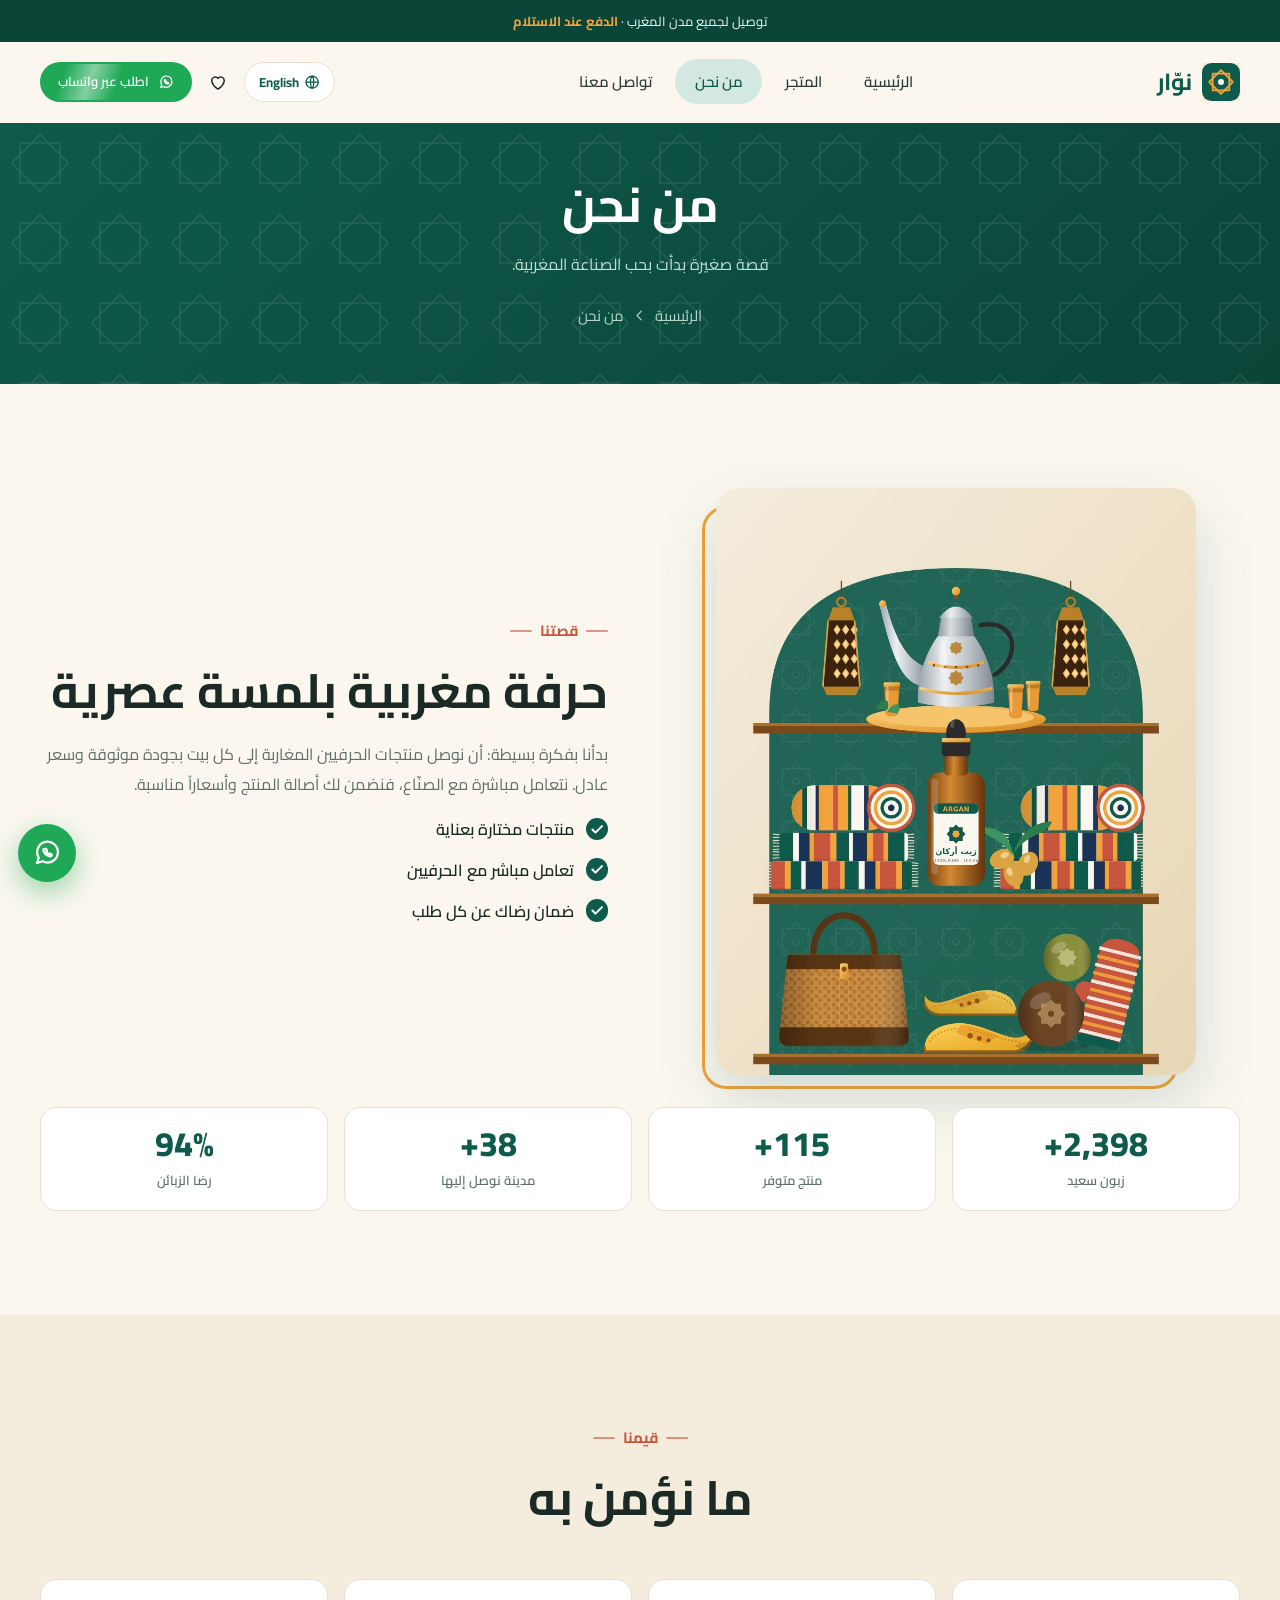
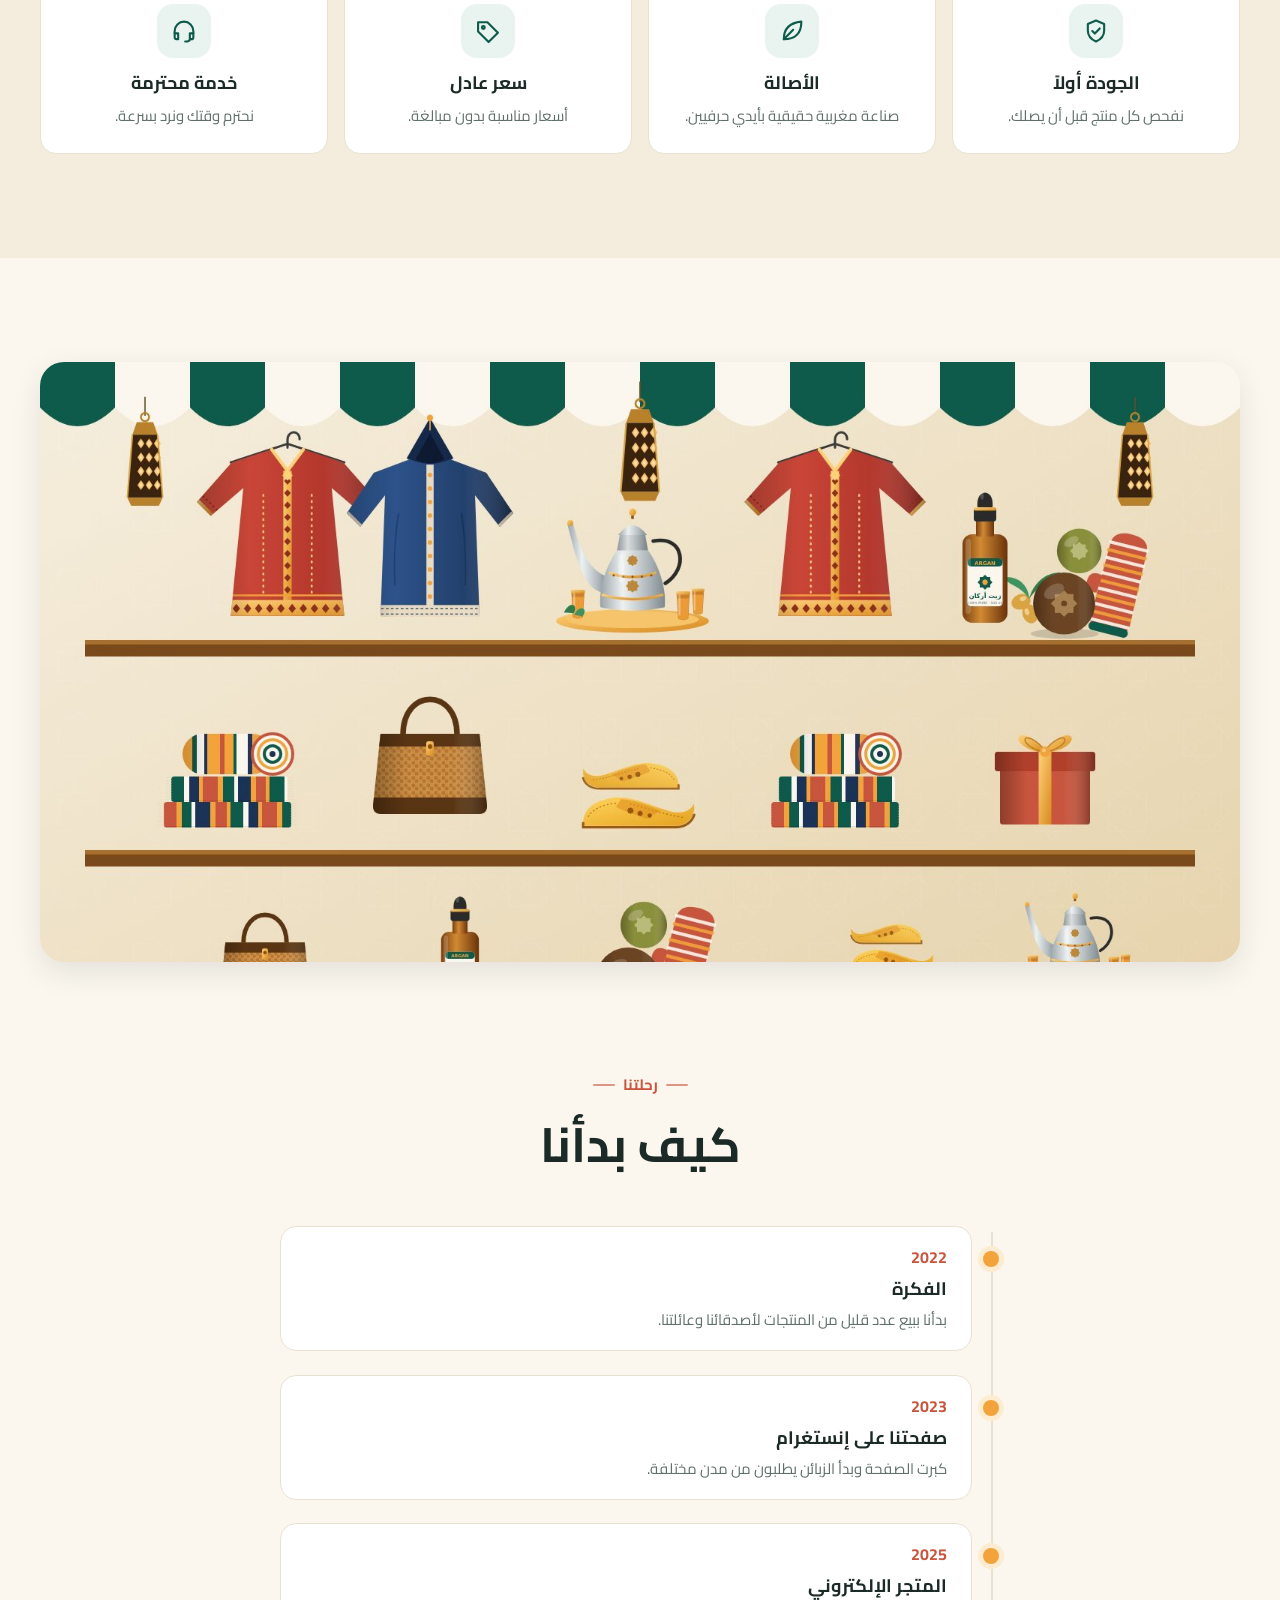
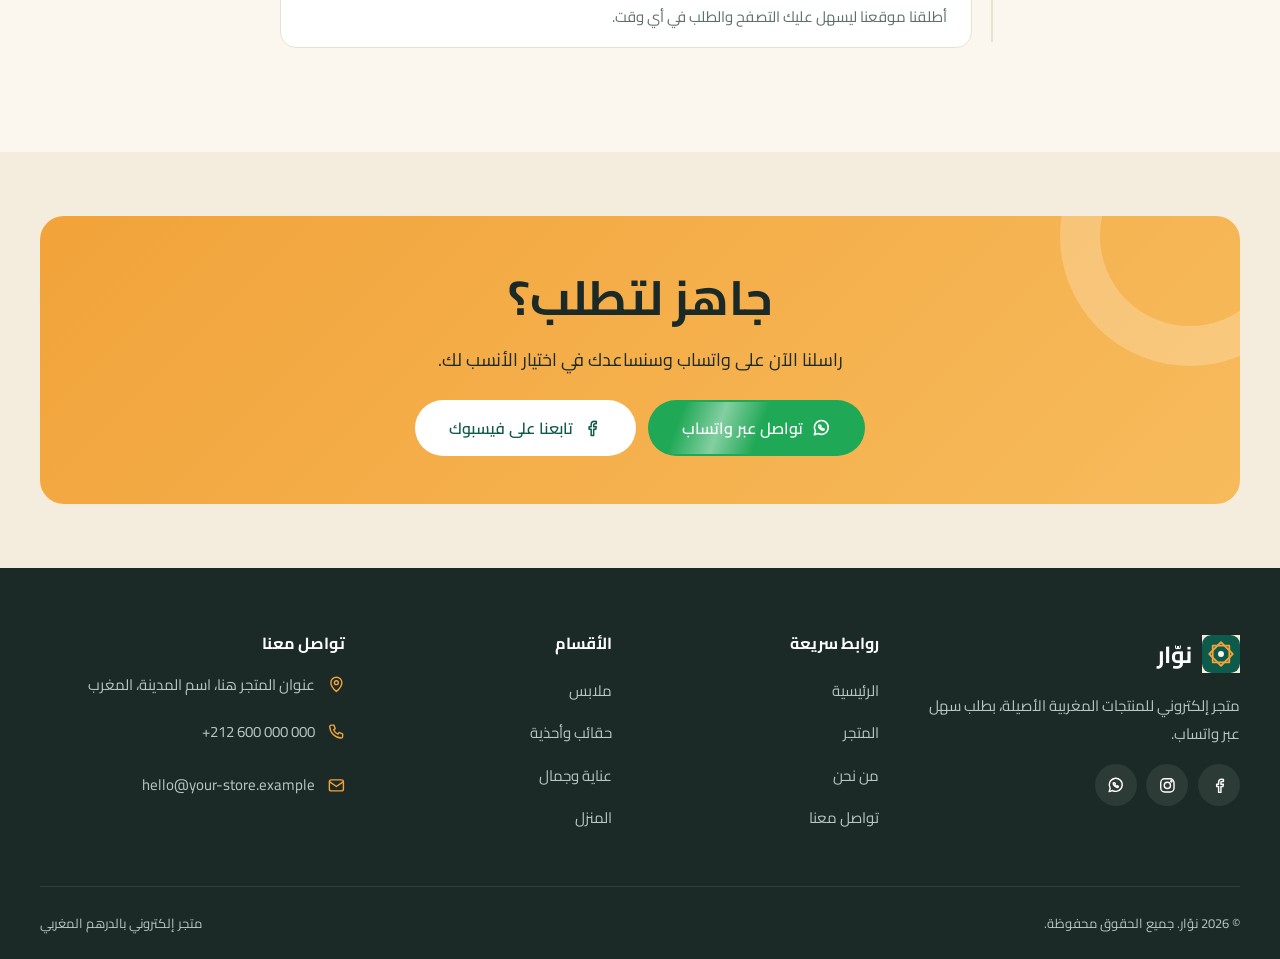
<file: ar/about.html>
<!DOCTYPE html>
<html lang="ar" dir="rtl">
<head>
  <meta charset="utf-8">
  <meta name="viewport" content="width=device-width, initial-scale=1, viewport-fit=cover">
  <title>من نحن | نوّار</title>
  <meta name="description" content="تعرّف على قصتنا وقيمنا وكيف نختار منتجاتنا من الحرفيين المغاربة.">
  <meta name="theme-color" content="#0e5a4b">
  <link rel="canonical" href="https://your-domain.com/ar/about.html">
  <!-- Link preview (Facebook, WhatsApp, Instagram, Telegram, X...). Needs the REAL domain: run tools/set-domain.py -->
  <meta property="og:type" content="website">
  <meta property="og:site_name" content="نوّار">
  <meta property="og:url" content="https://your-domain.com/ar/about.html">
  <meta property="og:title" content="من نحن | نوّار">
  <meta property="og:description" content="تعرّف على قصتنا وقيمنا وكيف نختار منتجاتنا من الحرفيين المغاربة.">
  <meta property="og:locale" content="ar_AR">
  <meta property="og:image" content="https://your-domain.com/assets/images/og-image.jpg">
  <meta property="og:image:secure_url" content="https://your-domain.com/assets/images/og-image.jpg">
  <meta property="og:image:type" content="image/jpeg">
  <meta property="og:image:width" content="1200">
  <meta property="og:image:height" content="630">
  <meta property="og:image:alt" content="نوّار">
  <meta name="twitter:card" content="summary_large_image">
  <meta name="twitter:title" content="من نحن | نوّار">
  <meta name="twitter:description" content="تعرّف على قصتنا وقيمنا وكيف نختار منتجاتنا من الحرفيين المغاربة.">
  <meta name="twitter:image" content="https://your-domain.com/assets/images/og-image.jpg">
  <link rel="alternate" hreflang="en" href="https://your-domain.com/en/about.html">
  <link rel="icon" type="image/svg+xml" href="../assets/images/favicon.svg">
  <link rel="apple-touch-icon" href="../assets/images/apple-touch-icon.png">
  <link rel="manifest" href="../site.webmanifest">
  <link rel="preconnect" href="https://fonts.googleapis.com">
  <link rel="preconnect" href="https://fonts.gstatic.com" crossorigin>
  <link rel="stylesheet" href="https://fonts.googleapis.com/css2?family=Cairo:wght@400;600;700;800&display=swap">
  <script>document.documentElement.classList.add("js");</script>
  <link rel="stylesheet" href="../assets/css/variables.css">
  <link rel="stylesheet" href="../assets/css/reset.css">
  <link rel="stylesheet" href="../assets/css/components.css">
  <link rel="stylesheet" href="../assets/css/style.css">
  <link rel="stylesheet" href="../assets/css/animations.css">
  <link rel="stylesheet" href="../assets/css/responsive.css">
  <link rel="stylesheet" href="../assets/css/rtl.css">
  <link rel="stylesheet" href="../assets/css/refinements.css">
</head>
<body>
  <a class="skip-link" href="#main">انتقل إلى المحتوى</a>
  <div class="announce">توصيل لجميع مدن المغرب · <strong>الدفع عند الاستلام</strong></div>
  <header class="header">
    <div class="container header__inner">
      <a class="brand" href="index.html" aria-label="نوّار">
        <img src="../assets/images/logo.svg" alt="" width="38" height="38"><span data-cfg="name">نوّار</span>
      </a>
      <nav class="nav" id="nav" aria-label="Main">
        <ul class="nav__list"><li><a class="nav__link" href="index.html">الرئيسية</a></li><li><a class="nav__link" href="shop.html">المتجر</a></li><li><a class="nav__link" href="about.html" aria-current="page">من نحن</a></li><li><a class="nav__link" href="contact.html">تواصل معنا</a></li></ul>
        <a class="btn btn--wa btn--block nav__cta" data-cfg-href="wa" href="#"><svg class="icon " data-icon="whatsapp" aria-hidden="true"></svg>اطلب عبر واتساب</a>
      </nav>
      <div class="header__actions">
        <a class="lang-switch" href="../en/about.html" hreflang="en" lang="en"><svg class="icon " data-icon="globe" aria-hidden="true"></svg>English</a>
        <a class="icon-btn" href="shop.html?cat=wish" aria-label="المفضلة"><svg class="icon " data-icon="heart" aria-hidden="true"></svg><span class="badge-count" data-wish-count hidden>0</span></a>
        <a class="btn btn--wa btn--sm header__cta" data-cfg-href="wa" href="#"><svg class="icon " data-icon="whatsapp" aria-hidden="true"></svg>اطلب عبر واتساب</a>
        <button class="icon-btn menu-toggle" type="button" aria-label="القائمة" aria-expanded="false" aria-controls="nav"><svg class="icon " data-icon="menu" aria-hidden="true"></svg></button>
      </div>
    </div>
  </header>
  <main id="main">

    <section class="page-hero">
      <div class="container">
        <h1 >من نحن</h1>
        <p style="max-width:560px;margin:0 auto 1rem;color:#c4ddd5">قصة صغيرة بدأت بحب الصناعة المغربية.</p>
        <nav class="crumbs" aria-label="Breadcrumb"><a href="index.html">الرئيسية</a><svg class="icon icon--flip" data-icon="chevron-right" aria-hidden="true"></svg><span>من نحن</span></nav>
      </div>
    </section>

    <section class="section">
      <div class="container">
        <div class="story">
          <div class="story__media reveal reveal--left"><img src="../assets/images/about.jpg" alt="رفوف تحمل منتجات مغربية يدوية" width="900" height="1100" loading="lazy"></div>
          <div class="story__text reveal reveal--right">
            <span class="eyebrow">قصتنا</span>
            <h2>حرفة مغربية بلمسة عصرية</h2>
            <p>بدأنا بفكرة بسيطة: أن نوصل منتجات الحرفيين المغاربة إلى كل بيت بجودة موثوقة وسعر عادل. نتعامل مباشرة مع الصنّاع، فنضمن لك أصالة المنتج وأسعاراً مناسبة.</p>
            <ul class="checklist"><li><svg class="icon " data-icon="check" aria-hidden="true"></svg><span>منتجات مختارة بعناية</span></li><li><svg class="icon " data-icon="check" aria-hidden="true"></svg><span>تعامل مباشر مع الحرفيين</span></li><li><svg class="icon " data-icon="check" aria-hidden="true"></svg><span>ضمان رضاك عن كل طلب</span></li></ul>
          </div>
        </div>
        <div class="stats reveal"><div class="stat"><span class="stat__num" data-count="2500" data-suffix="+">2500+</span><span class="stat__label">زبون سعيد</span></div><div class="stat"><span class="stat__num" data-count="120" data-suffix="+">120+</span><span class="stat__label">منتج متوفر</span></div><div class="stat"><span class="stat__num" data-count="40" data-suffix="+">40+</span><span class="stat__label">مدينة نوصل إليها</span></div><div class="stat"><span class="stat__num" data-count="98" data-suffix="%">98%</span><span class="stat__label">رضا الزبائن</span></div></div>
      </div>
    </section>
    <section class="section section--alt">
      <div class="container">
        <div class="section-head reveal"><span class="eyebrow">قيمنا</span><h2>ما نؤمن به</h2></div>
        <div class="values"><article class="value reveal" style="--delay:0ms"><span class="feature__icon"><svg class="icon icon--lg" data-icon="shield" aria-hidden="true"></svg></span><h3>الجودة أولاً</h3><p>نفحص كل منتج قبل أن يصلك.</p></article><article class="value reveal" style="--delay:90ms"><span class="feature__icon"><svg class="icon icon--lg" data-icon="leaf" aria-hidden="true"></svg></span><h3>الأصالة</h3><p>صناعة مغربية حقيقية بأيدي حرفيين.</p></article><article class="value reveal" style="--delay:180ms"><span class="feature__icon"><svg class="icon icon--lg" data-icon="tag" aria-hidden="true"></svg></span><h3>سعر عادل</h3><p>أسعار مناسبة بدون مبالغة.</p></article><article class="value reveal" style="--delay:270ms"><span class="feature__icon"><svg class="icon icon--lg" data-icon="headset" aria-hidden="true"></svg></span><h3>خدمة محترمة</h3><p>نحترم وقتك ونرد بسرعة.</p></article></div>
      </div>
    </section>
    <section class="section">
      <div class="container">
        <img class="reveal reveal--zoom" src="../assets/images/about-wide.jpg" alt="كشك يعرض منتجات مغربية متنوعة" width="1600" height="900" loading="lazy" style="width:100%;aspect-ratio:16/8;object-fit:cover;border-radius:var(--r-lg);box-shadow:var(--shadow-md);margin-bottom:var(--section-y)">
        <div class="section-head reveal"><span class="eyebrow">رحلتنا</span><h2>كيف بدأنا</h2></div>
        <div class="timeline"><article class="timeline__item reveal"><b>2022</b><h3>الفكرة</h3><p>بدأنا ببيع عدد قليل من المنتجات لأصدقائنا وعائلتنا.</p></article><article class="timeline__item reveal"><b>2023</b><h3>صفحتنا على إنستغرام</h3><p>كبرت الصفحة وبدأ الزبائن يطلبون من مدن مختلفة.</p></article><article class="timeline__item reveal"><b>2025</b><h3>المتجر الإلكتروني</h3><p>أطلقنا موقعنا ليسهل عليك التصفح والطلب في أي وقت.</p></article></div>
      </div>
    </section>
    <section class="section section--alt" style="padding-block:var(--sp-8)">
      <div class="container">
      <div class="cta-band reveal reveal--zoom">
        <h2>جاهز لتطلب؟</h2>
        <p>راسلنا الآن على واتساب وسنساعدك في اختيار الأنسب لك.</p>
        <div class="cta-band__btns">
          <a class="btn btn--wa btn--lg" data-cfg-href="wa" href="#"><svg class="icon " data-icon="whatsapp" aria-hidden="true"></svg>تواصل عبر واتساب</a>
          <a class="btn btn--light btn--lg" data-cfg-href="facebook" href="#"><svg class="icon " data-icon="facebook" aria-hidden="true"></svg>تابعنا على فيسبوك</a>
        </div>
      </div>
      </div>
    </section>
  </main>
  <footer class="footer">
    <div class="container">
      <div class="footer__grid">
        <div>
          <a class="brand" href="index.html"><img src="../assets/images/logo.svg" alt="" width="38" height="38"><span data-cfg="name">نوّار</span></a>
          <p>متجر إلكتروني للمنتجات المغربية الأصيلة، بطلب سهل عبر واتساب.</p>
          <div class="socials" aria-label="تابعنا">
            <a data-cfg-href="facebook" href="#" aria-label="Facebook"><svg class="icon " data-icon="facebook" aria-hidden="true"></svg></a>
            <a data-cfg-href="instagram" href="#" aria-label="Instagram"><svg class="icon " data-icon="instagram" aria-hidden="true"></svg></a>
            <a data-cfg-href="wa" href="#" aria-label="WhatsApp"><svg class="icon " data-icon="whatsapp" aria-hidden="true"></svg></a>
          </div>
        </div>
        <div><h3>روابط سريعة</h3><ul class="footer__links"><li><a href="index.html">الرئيسية</a></li><li><a href="shop.html">المتجر</a></li><li><a href="about.html">من نحن</a></li><li><a href="contact.html">تواصل معنا</a></li></ul></div>
        <div><h3>الأقسام</h3><ul class="footer__links"><li><a href="shop.html?cat=clothing">ملابس</a></li><li><a href="shop.html?cat=bags">حقائب وأحذية</a></li><li><a href="shop.html?cat=beauty">عناية وجمال</a></li><li><a href="shop.html?cat=home">المنزل</a></li></ul></div>
        <div>
          <h3>تواصل معنا</h3>
          <!-- EDIT: contact values come from assets/js/config.js -->
          <ul class="footer__contact">
            <li><svg class="icon " data-icon="pin" aria-hidden="true"></svg><span data-cfg="address">عنوان المتجر هنا، اسم المدينة، المغرب</span></li>
            <li><svg class="icon " data-icon="phone" aria-hidden="true"></svg><a href="#" data-cfg-href="tel" data-cfg="phone" class="ltr">+212 600 000 000</a></li>
            <li><svg class="icon " data-icon="mail" aria-hidden="true"></svg><a href="#" data-cfg-href="mail" data-cfg="email" class="ltr">hello@your-store.example</a></li>
          </ul>
        </div>
      </div>
      <div class="footer__bottom">
        <span>© <span class="js-year">2026</span> <span data-cfg="name">نوّار</span>. جميع الحقوق محفوظة.</span>
        <span>متجر إلكتروني بالدرهم المغربي</span>
      </div>
    </div>
  </footer>
  <a class="fab-wa" data-cfg-href="wa" href="#" aria-label="WhatsApp"><svg class="icon " data-icon="whatsapp" aria-hidden="true"></svg></a>
  <button class="to-top" type="button" aria-label="إلى الأعلى"><svg class="icon " data-icon="arrow-right" aria-hidden="true"></svg></button>
  <script src="../assets/js/config.js"></script>
  <script src="../assets/js/products.js"></script>
  <script src="../assets/js/icons.js"></script>
  <script src="../assets/js/main.js"></script>
</body>
</html>
</file>
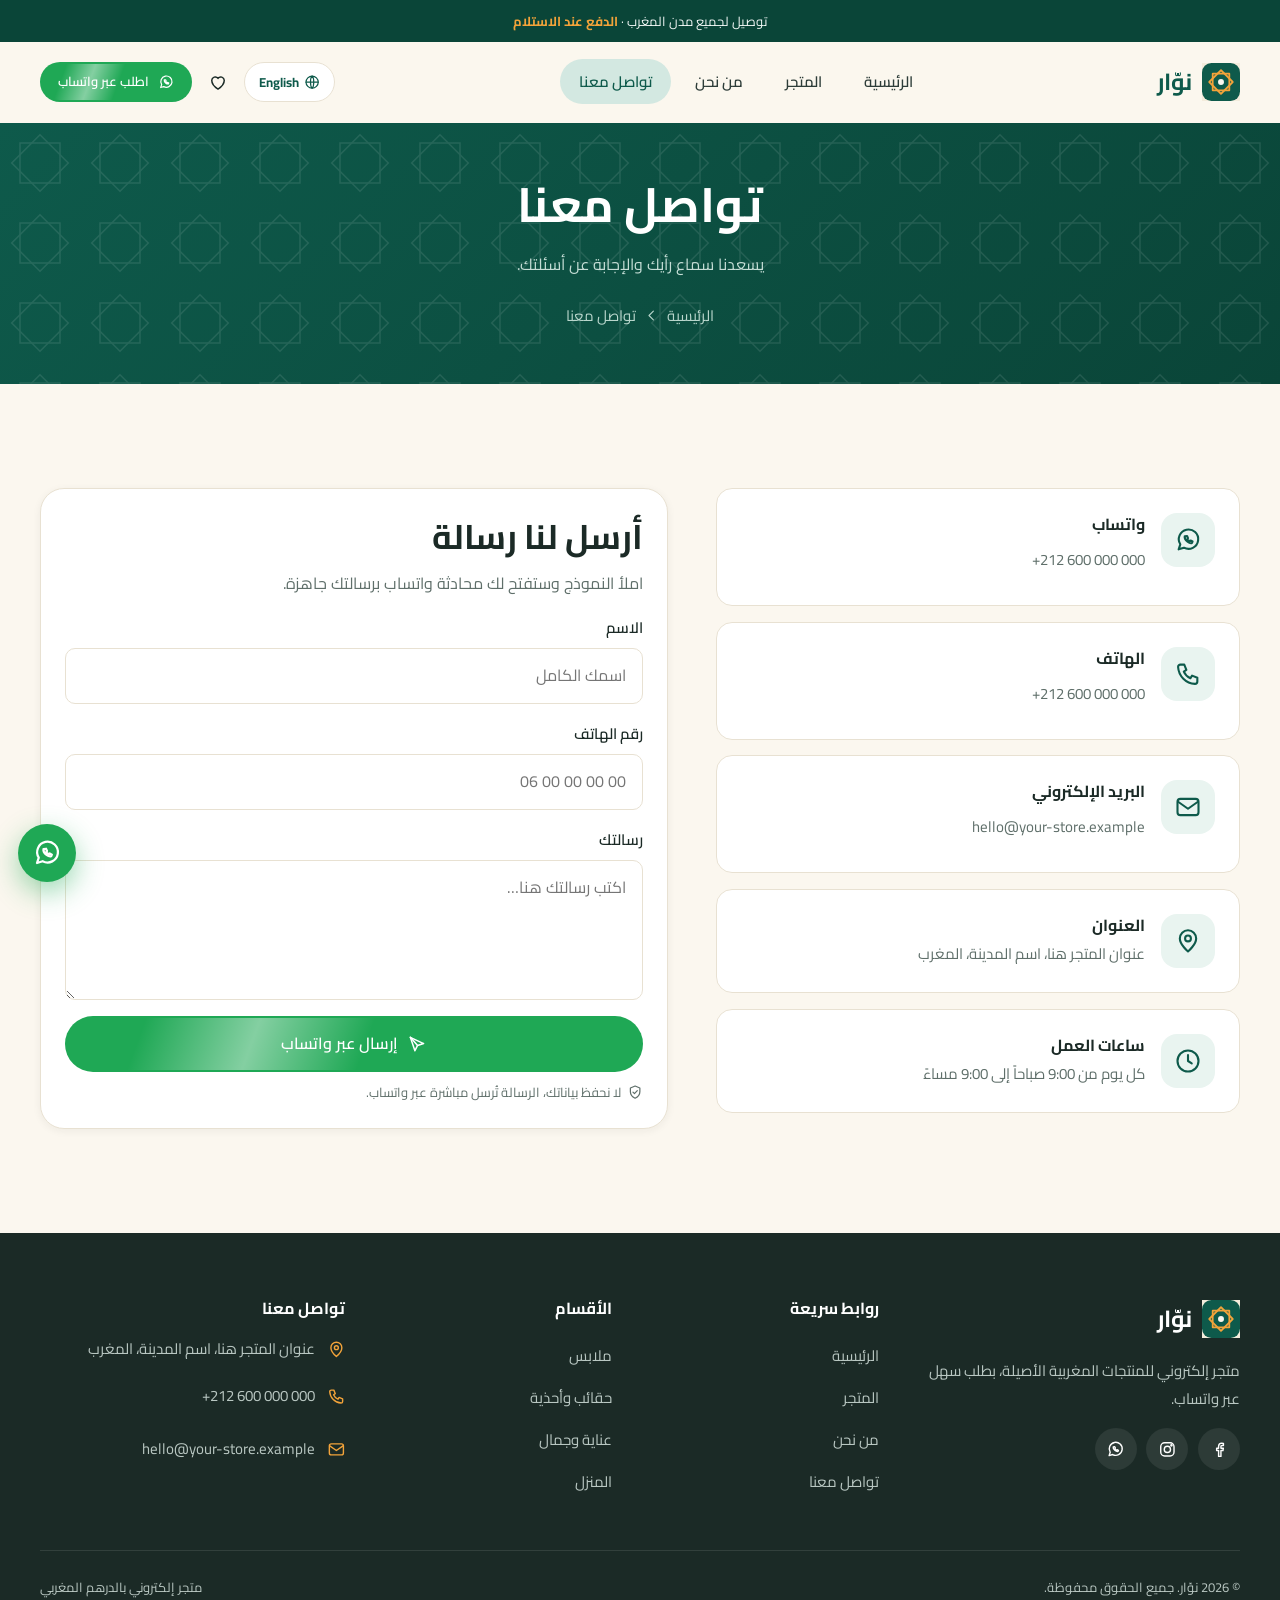
<file: ar/contact.html>
<!DOCTYPE html>
<html lang="ar" dir="rtl">
<head>
  <meta charset="utf-8">
  <meta name="viewport" content="width=device-width, initial-scale=1, viewport-fit=cover">
  <title>تواصل معنا | نوّار</title>
  <meta name="description" content="راسلنا على واتساب أو الهاتف أو البريد، يسعدنا خدمتك.">
  <meta name="theme-color" content="#0e5a4b">
  <link rel="canonical" href="https://your-domain.com/ar/contact.html">
  <!-- Link preview (Facebook, WhatsApp, Instagram, Telegram, X...). Needs the REAL domain: run tools/set-domain.py -->
  <meta property="og:type" content="website">
  <meta property="og:site_name" content="نوّار">
  <meta property="og:url" content="https://your-domain.com/ar/contact.html">
  <meta property="og:title" content="تواصل معنا | نوّار">
  <meta property="og:description" content="راسلنا على واتساب أو الهاتف أو البريد، يسعدنا خدمتك.">
  <meta property="og:locale" content="ar_AR">
  <meta property="og:image" content="https://your-domain.com/assets/images/og-image.jpg">
  <meta property="og:image:secure_url" content="https://your-domain.com/assets/images/og-image.jpg">
  <meta property="og:image:type" content="image/jpeg">
  <meta property="og:image:width" content="1200">
  <meta property="og:image:height" content="630">
  <meta property="og:image:alt" content="نوّار">
  <meta name="twitter:card" content="summary_large_image">
  <meta name="twitter:title" content="تواصل معنا | نوّار">
  <meta name="twitter:description" content="راسلنا على واتساب أو الهاتف أو البريد، يسعدنا خدمتك.">
  <meta name="twitter:image" content="https://your-domain.com/assets/images/og-image.jpg">
  <link rel="alternate" hreflang="en" href="https://your-domain.com/en/contact.html">
  <link rel="icon" type="image/svg+xml" href="../assets/images/favicon.svg">
  <link rel="apple-touch-icon" href="../assets/images/apple-touch-icon.png">
  <link rel="manifest" href="../site.webmanifest">
  <link rel="preconnect" href="https://fonts.googleapis.com">
  <link rel="preconnect" href="https://fonts.gstatic.com" crossorigin>
  <link rel="stylesheet" href="https://fonts.googleapis.com/css2?family=Cairo:wght@400;600;700;800&display=swap">
  <script>document.documentElement.classList.add("js");</script>
  <link rel="stylesheet" href="../assets/css/variables.css">
  <link rel="stylesheet" href="../assets/css/reset.css">
  <link rel="stylesheet" href="../assets/css/components.css">
  <link rel="stylesheet" href="../assets/css/style.css">
  <link rel="stylesheet" href="../assets/css/animations.css">
  <link rel="stylesheet" href="../assets/css/responsive.css">
  <link rel="stylesheet" href="../assets/css/rtl.css">
  <link rel="stylesheet" href="../assets/css/refinements.css">
</head>
<body>
  <a class="skip-link" href="#main">انتقل إلى المحتوى</a>
  <div class="announce">توصيل لجميع مدن المغرب · <strong>الدفع عند الاستلام</strong></div>
  <header class="header">
    <div class="container header__inner">
      <a class="brand" href="index.html" aria-label="نوّار">
        <img src="../assets/images/logo.svg" alt="" width="38" height="38"><span data-cfg="name">نوّار</span>
      </a>
      <nav class="nav" id="nav" aria-label="Main">
        <ul class="nav__list"><li><a class="nav__link" href="index.html">الرئيسية</a></li><li><a class="nav__link" href="shop.html">المتجر</a></li><li><a class="nav__link" href="about.html">من نحن</a></li><li><a class="nav__link" href="contact.html" aria-current="page">تواصل معنا</a></li></ul>
        <a class="btn btn--wa btn--block nav__cta" data-cfg-href="wa" href="#"><svg class="icon " data-icon="whatsapp" aria-hidden="true"></svg>اطلب عبر واتساب</a>
      </nav>
      <div class="header__actions">
        <a class="lang-switch" href="../en/contact.html" hreflang="en" lang="en"><svg class="icon " data-icon="globe" aria-hidden="true"></svg>English</a>
        <a class="icon-btn" href="shop.html?cat=wish" aria-label="المفضلة"><svg class="icon " data-icon="heart" aria-hidden="true"></svg><span class="badge-count" data-wish-count hidden>0</span></a>
        <a class="btn btn--wa btn--sm header__cta" data-cfg-href="wa" href="#"><svg class="icon " data-icon="whatsapp" aria-hidden="true"></svg>اطلب عبر واتساب</a>
        <button class="icon-btn menu-toggle" type="button" aria-label="القائمة" aria-expanded="false" aria-controls="nav"><svg class="icon " data-icon="menu" aria-hidden="true"></svg></button>
      </div>
    </div>
  </header>
  <main id="main">

    <section class="page-hero">
      <div class="container">
        <h1 >تواصل معنا</h1>
        <p style="max-width:560px;margin:0 auto 1rem;color:#c4ddd5">يسعدنا سماع رأيك والإجابة عن أسئلتك.</p>
        <nav class="crumbs" aria-label="Breadcrumb"><a href="index.html">الرئيسية</a><svg class="icon icon--flip" data-icon="chevron-right" aria-hidden="true"></svg><span>تواصل معنا</span></nav>
      </div>
    </section>

    <section class="section">
      <div class="container contact">
        <div class="contact__cards"><article class="contact-card reveal"><span class="feature__icon"><svg class="icon icon--lg" data-icon="whatsapp" aria-hidden="true"></svg></span><div><h3>واتساب</h3><a data-cfg-href="wa" href="#" class="ltr" data-cfg="phone">+212 600 000 000</a></div></article><article class="contact-card reveal"><span class="feature__icon"><svg class="icon icon--lg" data-icon="phone" aria-hidden="true"></svg></span><div><h3>الهاتف</h3><a data-cfg-href="tel" href="#" class="ltr" data-cfg="phone">+212 600 000 000</a></div></article><article class="contact-card reveal"><span class="feature__icon"><svg class="icon icon--lg" data-icon="mail" aria-hidden="true"></svg></span><div><h3>البريد الإلكتروني</h3><a data-cfg-href="mail" href="#" class="ltr" data-cfg="email">hello@your-store.example</a></div></article><article class="contact-card reveal"><span class="feature__icon"><svg class="icon icon--lg" data-icon="pin" aria-hidden="true"></svg></span><div><h3>العنوان</h3><p data-cfg="address">عنوان المتجر هنا، اسم المدينة، المغرب</p></div></article><article class="contact-card reveal"><span class="feature__icon"><svg class="icon icon--lg" data-icon="clock" aria-hidden="true"></svg></span><div><h3>ساعات العمل</h3><p data-cfg="hours">كل يوم من 9:00 صباحاً إلى 9:00 مساءً</p></div></article></div>
        <form class="contact-form reveal" id="contact-form" novalidate>
          <h2>أرسل لنا رسالة</h2>
          <p>املأ النموذج وستفتح لك محادثة واتساب برسالتك جاهزة.</p>
          <div class="field"><label for="f-name">الاسم</label><input class="input" id="f-name" name="name" type="text" placeholder="اسمك الكامل" autocomplete="name" required></div>
          <div class="field"><label for="f-phone">رقم الهاتف</label><input class="input ltr" id="f-phone" name="phone" type="tel" inputmode="tel" placeholder="06 00 00 00 00" autocomplete="tel" style="direction:ltr;text-align:right"></div>
          <div class="field"><label for="f-msg">رسالتك</label><textarea class="textarea" id="f-msg" name="message" placeholder="اكتب رسالتك هنا…" required></textarea></div>
          <button class="btn btn--wa btn--lg btn--block" type="submit"><svg class="icon icon--flip" data-icon="send" aria-hidden="true"></svg>إرسال عبر واتساب</button>
          <p class="form-note"><svg class="icon " data-icon="shield" aria-hidden="true"></svg>لا نحفظ بياناتك، الرسالة تُرسل مباشرة عبر واتساب.</p>
        </form>
      </div>
    </section>
  </main>
  <footer class="footer">
    <div class="container">
      <div class="footer__grid">
        <div>
          <a class="brand" href="index.html"><img src="../assets/images/logo.svg" alt="" width="38" height="38"><span data-cfg="name">نوّار</span></a>
          <p>متجر إلكتروني للمنتجات المغربية الأصيلة، بطلب سهل عبر واتساب.</p>
          <div class="socials" aria-label="تابعنا">
            <a data-cfg-href="facebook" href="#" aria-label="Facebook"><svg class="icon " data-icon="facebook" aria-hidden="true"></svg></a>
            <a data-cfg-href="instagram" href="#" aria-label="Instagram"><svg class="icon " data-icon="instagram" aria-hidden="true"></svg></a>
            <a data-cfg-href="wa" href="#" aria-label="WhatsApp"><svg class="icon " data-icon="whatsapp" aria-hidden="true"></svg></a>
          </div>
        </div>
        <div><h3>روابط سريعة</h3><ul class="footer__links"><li><a href="index.html">الرئيسية</a></li><li><a href="shop.html">المتجر</a></li><li><a href="about.html">من نحن</a></li><li><a href="contact.html">تواصل معنا</a></li></ul></div>
        <div><h3>الأقسام</h3><ul class="footer__links"><li><a href="shop.html?cat=clothing">ملابس</a></li><li><a href="shop.html?cat=bags">حقائب وأحذية</a></li><li><a href="shop.html?cat=beauty">عناية وجمال</a></li><li><a href="shop.html?cat=home">المنزل</a></li></ul></div>
        <div>
          <h3>تواصل معنا</h3>
          <!-- EDIT: contact values come from assets/js/config.js -->
          <ul class="footer__contact">
            <li><svg class="icon " data-icon="pin" aria-hidden="true"></svg><span data-cfg="address">عنوان المتجر هنا، اسم المدينة، المغرب</span></li>
            <li><svg class="icon " data-icon="phone" aria-hidden="true"></svg><a href="#" data-cfg-href="tel" data-cfg="phone" class="ltr">+212 600 000 000</a></li>
            <li><svg class="icon " data-icon="mail" aria-hidden="true"></svg><a href="#" data-cfg-href="mail" data-cfg="email" class="ltr">hello@your-store.example</a></li>
          </ul>
        </div>
      </div>
      <div class="footer__bottom">
        <span>© <span class="js-year">2026</span> <span data-cfg="name">نوّار</span>. جميع الحقوق محفوظة.</span>
        <span>متجر إلكتروني بالدرهم المغربي</span>
      </div>
    </div>
  </footer>
  <a class="fab-wa" data-cfg-href="wa" href="#" aria-label="WhatsApp"><svg class="icon " data-icon="whatsapp" aria-hidden="true"></svg></a>
  <button class="to-top" type="button" aria-label="إلى الأعلى"><svg class="icon " data-icon="arrow-right" aria-hidden="true"></svg></button>
  <script src="../assets/js/config.js"></script>
  <script src="../assets/js/products.js"></script>
  <script src="../assets/js/icons.js"></script>
  <script src="../assets/js/main.js"></script>
</body>
</html>
</file>
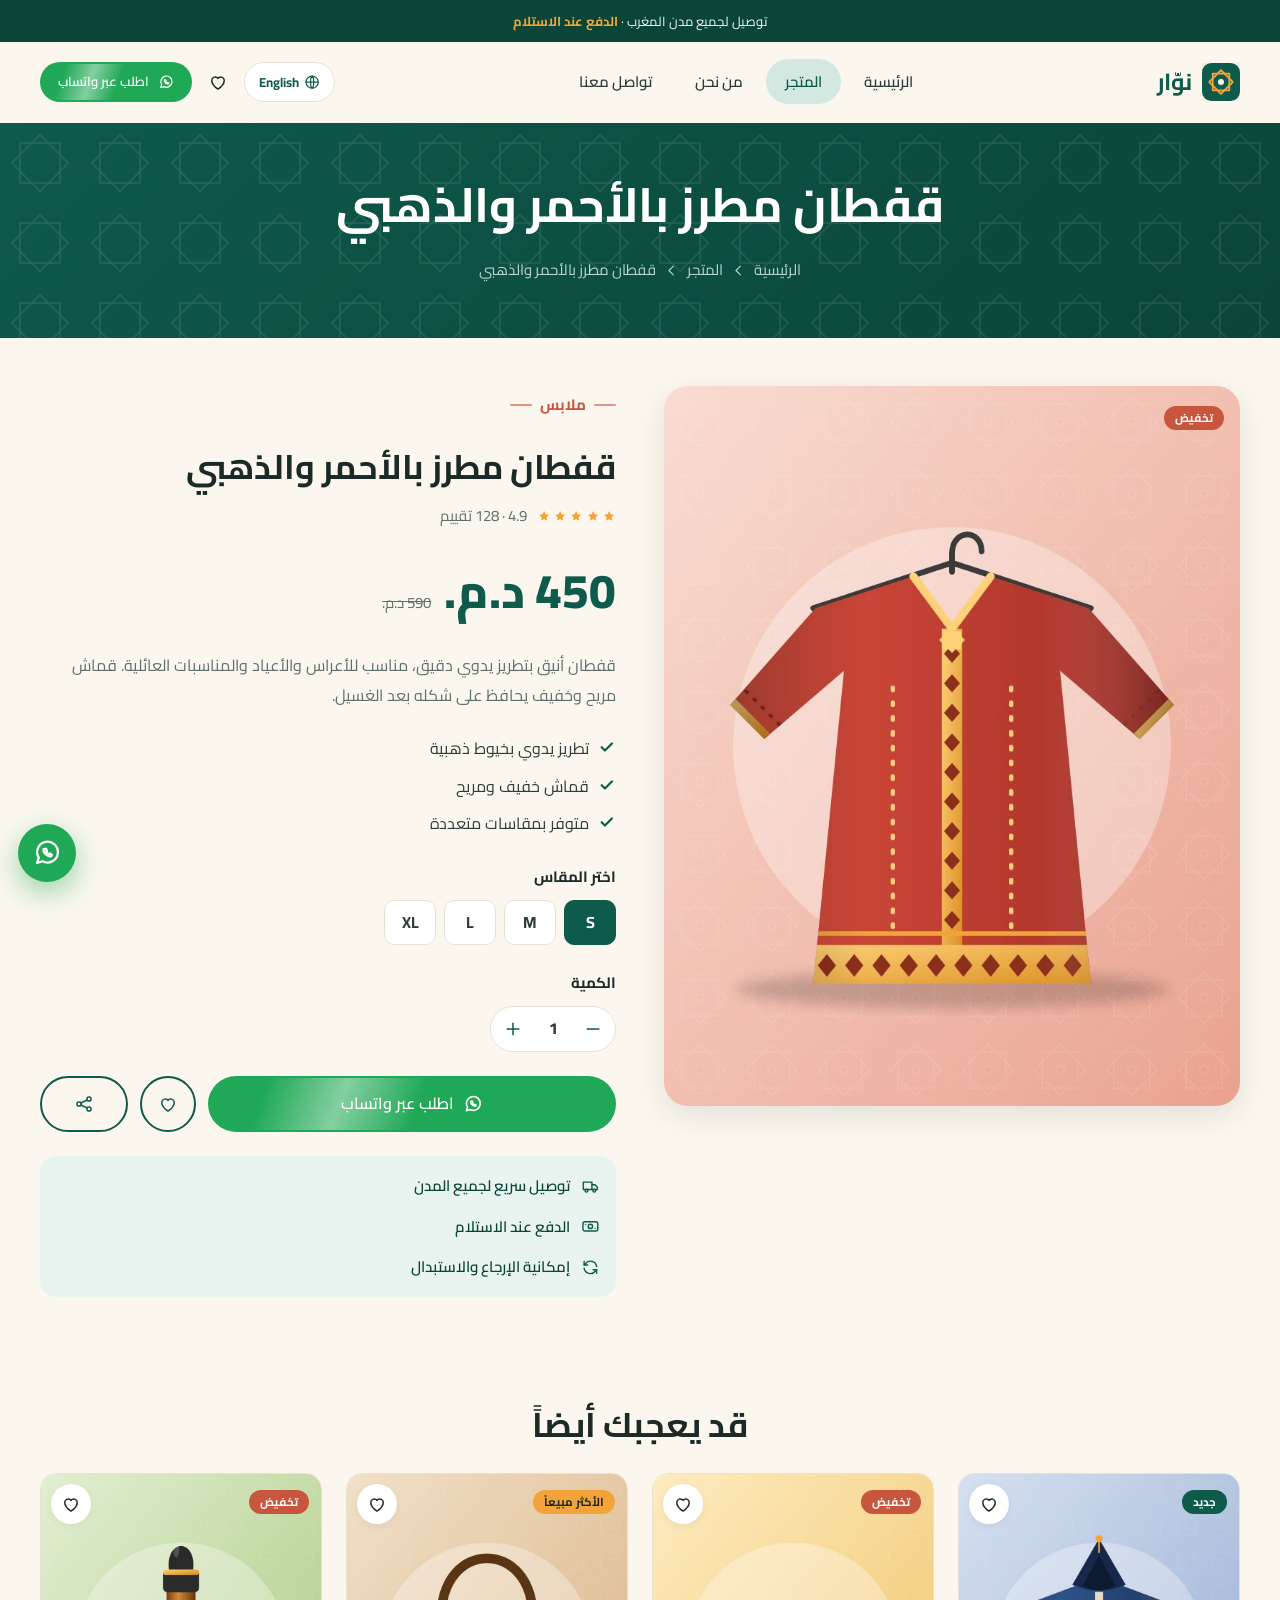
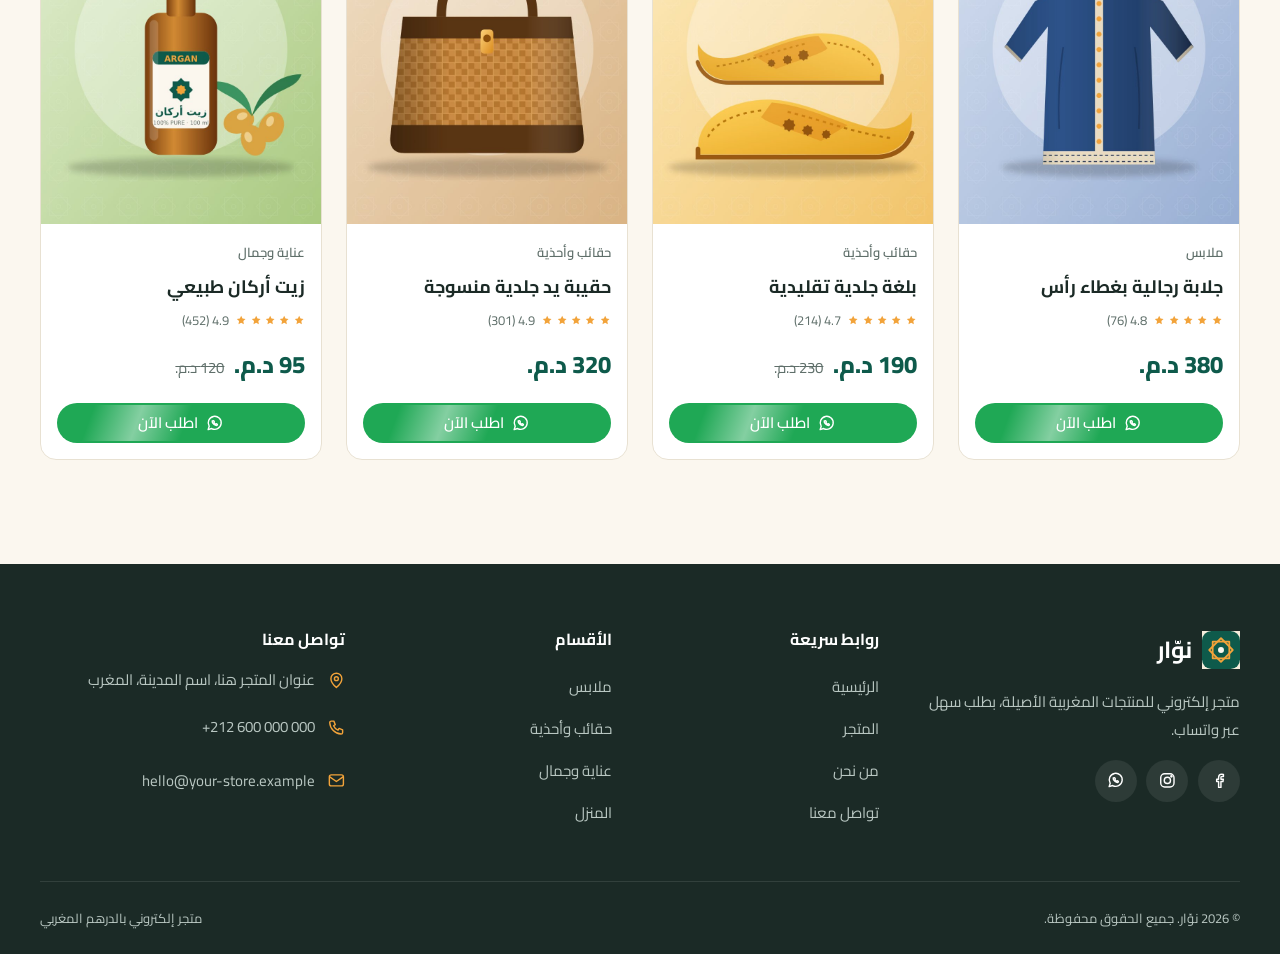
<file: ar/product.html>
<!DOCTYPE html>
<html lang="ar" dir="rtl">
<head>
  <meta charset="utf-8">
  <meta name="viewport" content="width=device-width, initial-scale=1, viewport-fit=cover">
  <title>المنتج | نوّار</title>
  <meta name="description" content="تفاصيل المنتج والسعر وإمكانية الطلب المباشر عبر واتساب.">
  <meta name="theme-color" content="#0e5a4b">
  <link rel="canonical" href="https://your-domain.com/ar/product.html">
  <!-- Link preview (Facebook, WhatsApp, Instagram, Telegram, X...). Needs the REAL domain: run tools/set-domain.py -->
  <meta property="og:type" content="website">
  <meta property="og:site_name" content="نوّار">
  <meta property="og:url" content="https://your-domain.com/ar/product.html">
  <meta property="og:title" content="المنتج | نوّار">
  <meta property="og:description" content="تفاصيل المنتج والسعر وإمكانية الطلب المباشر عبر واتساب.">
  <meta property="og:locale" content="ar_AR">
  <meta property="og:image" content="https://your-domain.com/assets/images/og-image.jpg">
  <meta property="og:image:secure_url" content="https://your-domain.com/assets/images/og-image.jpg">
  <meta property="og:image:type" content="image/jpeg">
  <meta property="og:image:width" content="1200">
  <meta property="og:image:height" content="630">
  <meta property="og:image:alt" content="نوّار">
  <meta name="twitter:card" content="summary_large_image">
  <meta name="twitter:title" content="المنتج | نوّار">
  <meta name="twitter:description" content="تفاصيل المنتج والسعر وإمكانية الطلب المباشر عبر واتساب.">
  <meta name="twitter:image" content="https://your-domain.com/assets/images/og-image.jpg">
  <link rel="alternate" hreflang="en" href="https://your-domain.com/en/product.html">
  <link rel="icon" type="image/svg+xml" href="../assets/images/favicon.svg">
  <link rel="apple-touch-icon" href="../assets/images/apple-touch-icon.png">
  <link rel="manifest" href="../site.webmanifest">
  <link rel="preconnect" href="https://fonts.googleapis.com">
  <link rel="preconnect" href="https://fonts.gstatic.com" crossorigin>
  <link rel="stylesheet" href="https://fonts.googleapis.com/css2?family=Cairo:wght@400;600;700;800&display=swap">
  <script>document.documentElement.classList.add("js");</script>
  <link rel="stylesheet" href="../assets/css/variables.css">
  <link rel="stylesheet" href="../assets/css/reset.css">
  <link rel="stylesheet" href="../assets/css/components.css">
  <link rel="stylesheet" href="../assets/css/style.css">
  <link rel="stylesheet" href="../assets/css/animations.css">
  <link rel="stylesheet" href="../assets/css/responsive.css">
  <link rel="stylesheet" href="../assets/css/rtl.css">
  <link rel="stylesheet" href="../assets/css/refinements.css">
</head>
<body>
  <a class="skip-link" href="#main">انتقل إلى المحتوى</a>
  <div class="announce">توصيل لجميع مدن المغرب · <strong>الدفع عند الاستلام</strong></div>
  <header class="header">
    <div class="container header__inner">
      <a class="brand" href="index.html" aria-label="نوّار">
        <img src="../assets/images/logo.svg" alt="" width="38" height="38"><span data-cfg="name">نوّار</span>
      </a>
      <nav class="nav" id="nav" aria-label="Main">
        <ul class="nav__list"><li><a class="nav__link" href="index.html">الرئيسية</a></li><li><a class="nav__link" href="shop.html" aria-current="page">المتجر</a></li><li><a class="nav__link" href="about.html">من نحن</a></li><li><a class="nav__link" href="contact.html">تواصل معنا</a></li></ul>
        <a class="btn btn--wa btn--block nav__cta" data-cfg-href="wa" href="#"><svg class="icon " data-icon="whatsapp" aria-hidden="true"></svg>اطلب عبر واتساب</a>
      </nav>
      <div class="header__actions">
        <a class="lang-switch" href="../en/product.html" hreflang="en" lang="en"><svg class="icon " data-icon="globe" aria-hidden="true"></svg>English</a>
        <a class="icon-btn" href="shop.html?cat=wish" aria-label="المفضلة"><svg class="icon " data-icon="heart" aria-hidden="true"></svg><span class="badge-count" data-wish-count hidden>0</span></a>
        <a class="btn btn--wa btn--sm header__cta" data-cfg-href="wa" href="#"><svg class="icon " data-icon="whatsapp" aria-hidden="true"></svg>اطلب عبر واتساب</a>
        <button class="icon-btn menu-toggle" type="button" aria-label="القائمة" aria-expanded="false" aria-controls="nav"><svg class="icon " data-icon="menu" aria-hidden="true"></svg></button>
      </div>
    </div>
  </header>
  <main id="main">

    <section class="page-hero">
      <div class="container">
        <h1 data-page-title>المنتج</h1>
        
        <nav class="crumbs" aria-label="Breadcrumb"><a href="index.html">الرئيسية</a><svg class="icon icon--flip" data-icon="chevron-right" aria-hidden="true"></svg><a href="shop.html">المتجر</a><svg class="icon icon--flip" data-icon="chevron-right" aria-hidden="true"></svg><span><span data-crumb-name>المنتج</span></span></nav>
      </div>
    </section>

    <section class="section" style="padding-top:var(--sp-7)">
      <div class="container">
        <div class="pd" data-render="product"></div>
        <noscript><p>المرجو تفعيل JavaScript لعرض تفاصيل المنتج.</p></noscript>
        <div class="related">
          <h2>قد يعجبك أيضاً</h2>
          <div class="grid-products grid-products--4" data-render="related"></div>
        </div>
      </div>
    </section>
  </main>
  <footer class="footer">
    <div class="container">
      <div class="footer__grid">
        <div>
          <a class="brand" href="index.html"><img src="../assets/images/logo.svg" alt="" width="38" height="38"><span data-cfg="name">نوّار</span></a>
          <p>متجر إلكتروني للمنتجات المغربية الأصيلة، بطلب سهل عبر واتساب.</p>
          <div class="socials" aria-label="تابعنا">
            <a data-cfg-href="facebook" href="#" aria-label="Facebook"><svg class="icon " data-icon="facebook" aria-hidden="true"></svg></a>
            <a data-cfg-href="instagram" href="#" aria-label="Instagram"><svg class="icon " data-icon="instagram" aria-hidden="true"></svg></a>
            <a data-cfg-href="wa" href="#" aria-label="WhatsApp"><svg class="icon " data-icon="whatsapp" aria-hidden="true"></svg></a>
          </div>
        </div>
        <div><h3>روابط سريعة</h3><ul class="footer__links"><li><a href="index.html">الرئيسية</a></li><li><a href="shop.html">المتجر</a></li><li><a href="about.html">من نحن</a></li><li><a href="contact.html">تواصل معنا</a></li></ul></div>
        <div><h3>الأقسام</h3><ul class="footer__links"><li><a href="shop.html?cat=clothing">ملابس</a></li><li><a href="shop.html?cat=bags">حقائب وأحذية</a></li><li><a href="shop.html?cat=beauty">عناية وجمال</a></li><li><a href="shop.html?cat=home">المنزل</a></li></ul></div>
        <div>
          <h3>تواصل معنا</h3>
          <!-- EDIT: contact values come from assets/js/config.js -->
          <ul class="footer__contact">
            <li><svg class="icon " data-icon="pin" aria-hidden="true"></svg><span data-cfg="address">عنوان المتجر هنا، اسم المدينة، المغرب</span></li>
            <li><svg class="icon " data-icon="phone" aria-hidden="true"></svg><a href="#" data-cfg-href="tel" data-cfg="phone" class="ltr">+212 600 000 000</a></li>
            <li><svg class="icon " data-icon="mail" aria-hidden="true"></svg><a href="#" data-cfg-href="mail" data-cfg="email" class="ltr">hello@your-store.example</a></li>
          </ul>
        </div>
      </div>
      <div class="footer__bottom">
        <span>© <span class="js-year">2026</span> <span data-cfg="name">نوّار</span>. جميع الحقوق محفوظة.</span>
        <span>متجر إلكتروني بالدرهم المغربي</span>
      </div>
    </div>
  </footer>
  <a class="fab-wa" data-cfg-href="wa" href="#" aria-label="WhatsApp"><svg class="icon " data-icon="whatsapp" aria-hidden="true"></svg></a>
  <button class="to-top" type="button" aria-label="إلى الأعلى"><svg class="icon " data-icon="arrow-right" aria-hidden="true"></svg></button>
  <script src="../assets/js/config.js"></script>
  <script src="../assets/js/products.js"></script>
  <script src="../assets/js/icons.js"></script>
  <script src="../assets/js/main.js"></script>
</body>
</html>
</file>
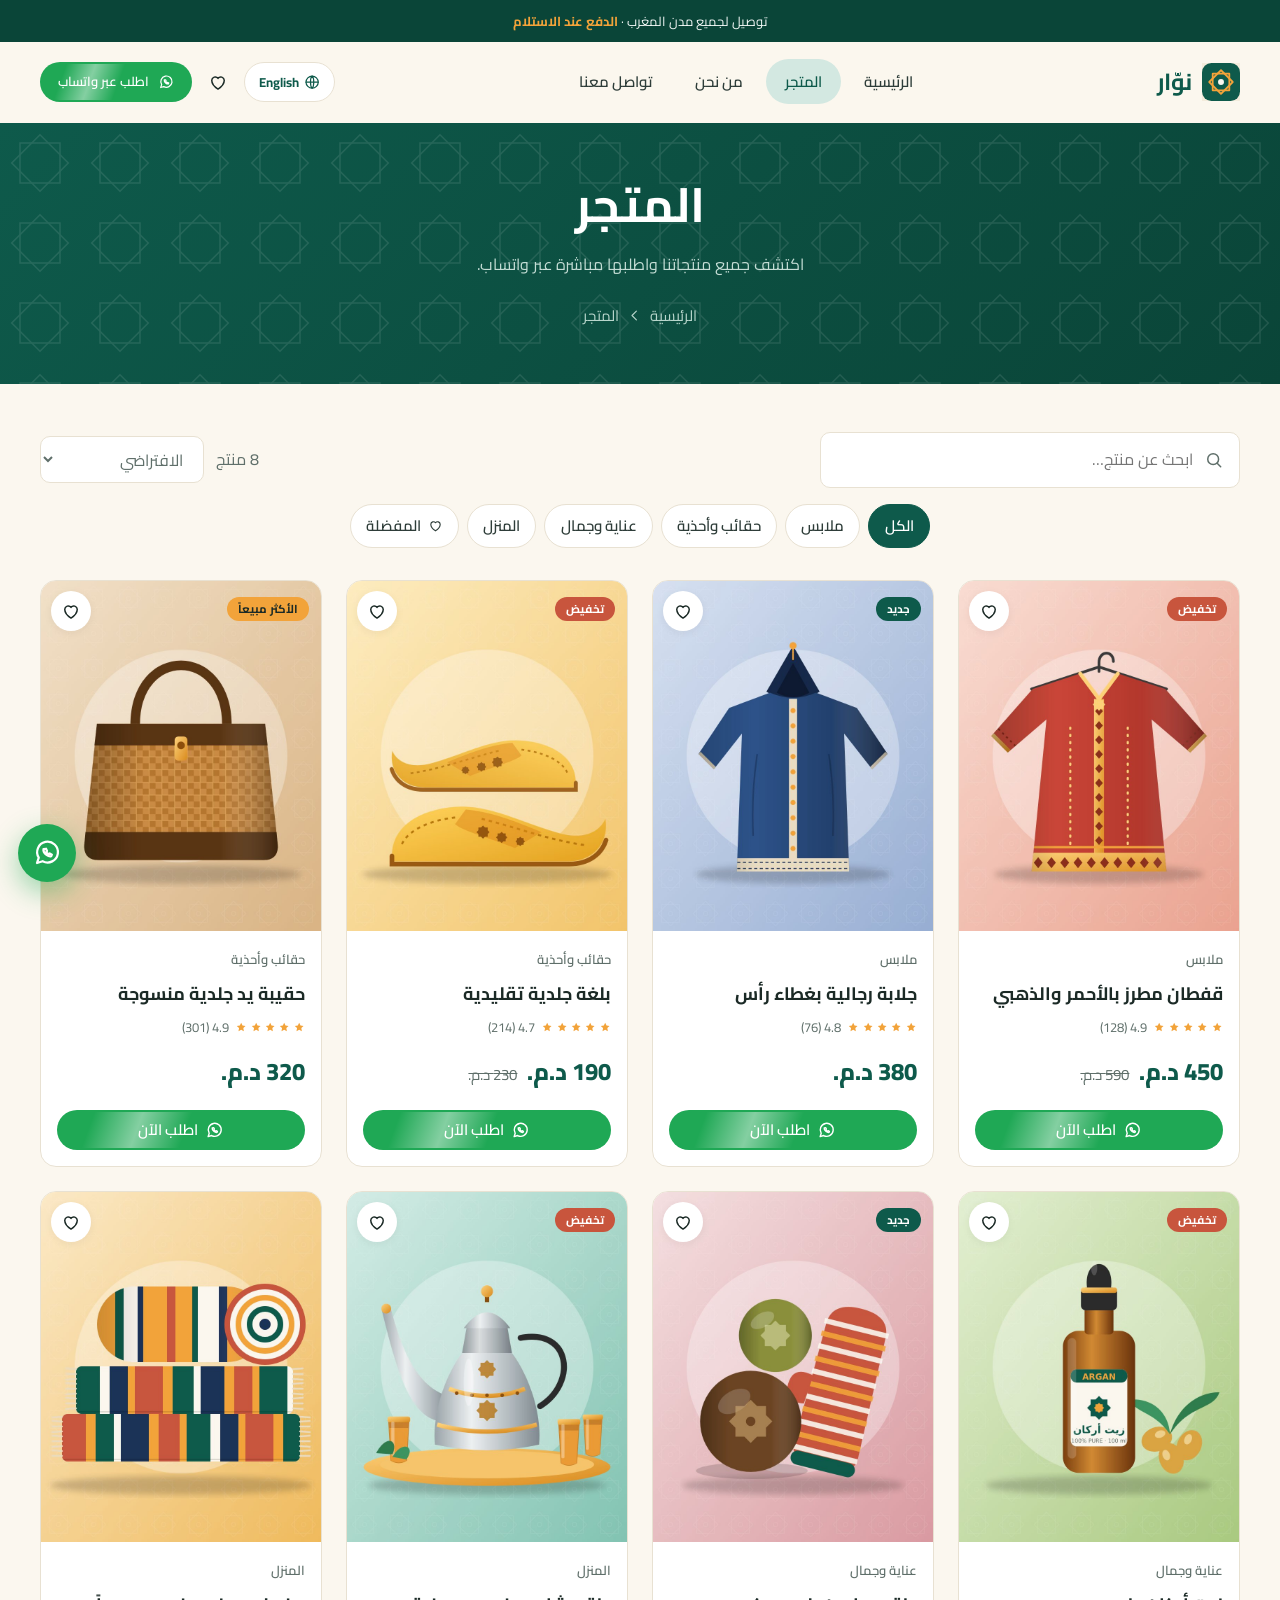
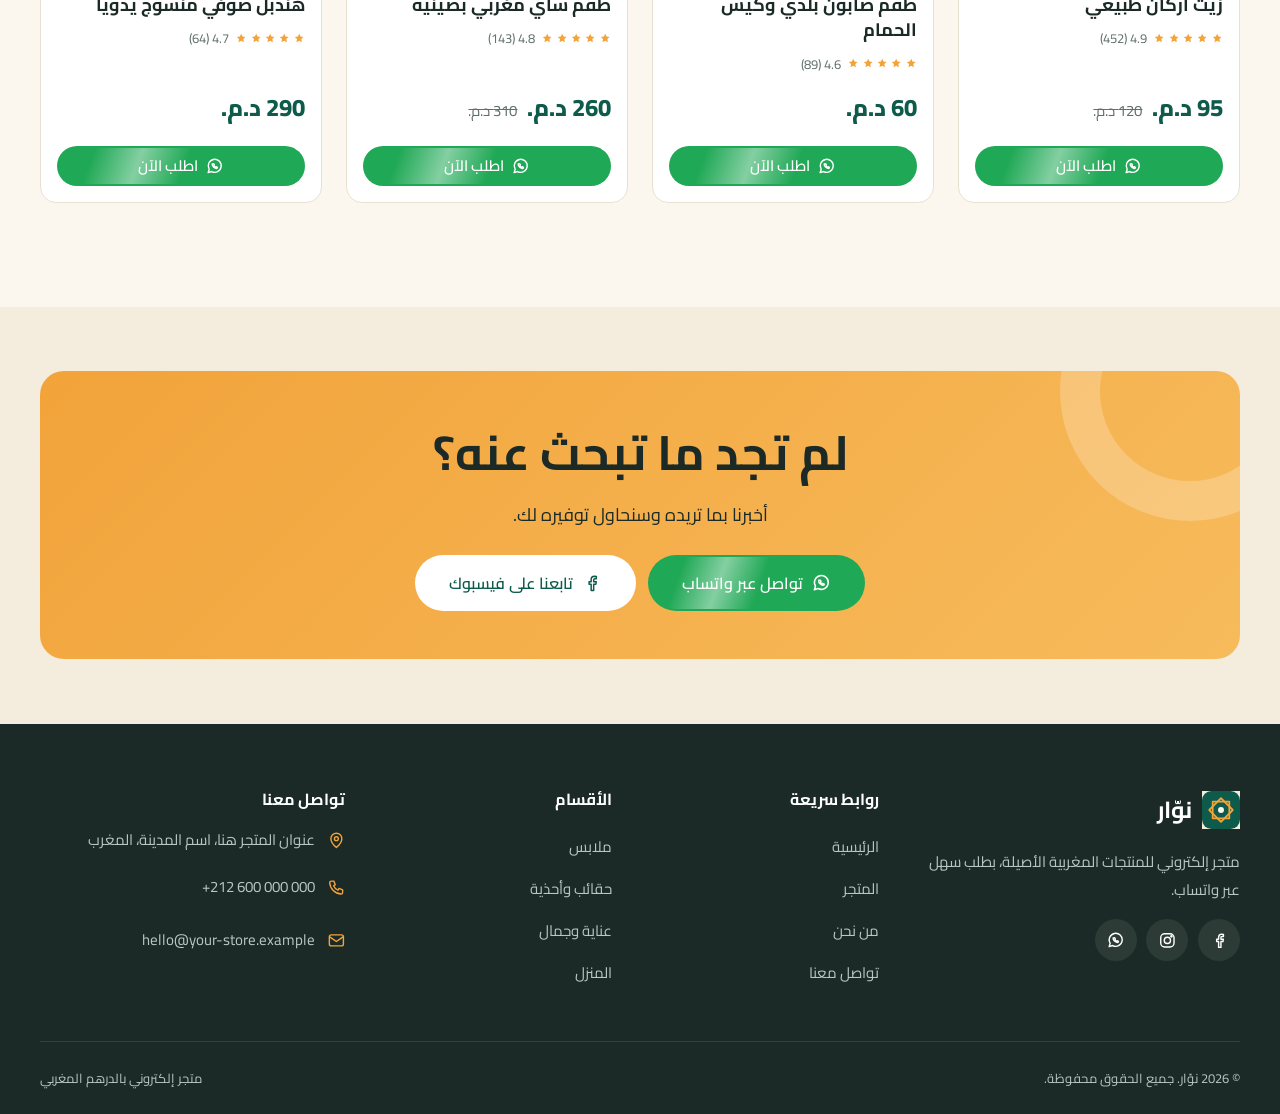
<file: ar/shop.html>
<!DOCTYPE html>
<html lang="ar" dir="rtl">
<head>
  <meta charset="utf-8">
  <meta name="viewport" content="width=device-width, initial-scale=1, viewport-fit=cover">
  <title>المتجر | نوّار</title>
  <meta name="description" content="تصفح جميع المنتجات: ملابس، حقائب وأحذية، عناية وجمال، ومنتجات للمنزل.">
  <meta name="theme-color" content="#0e5a4b">
  <link rel="canonical" href="https://your-domain.com/ar/shop.html">
  <!-- Link preview (Facebook, WhatsApp, Instagram, Telegram, X...). Needs the REAL domain: run tools/set-domain.py -->
  <meta property="og:type" content="website">
  <meta property="og:site_name" content="نوّار">
  <meta property="og:url" content="https://your-domain.com/ar/shop.html">
  <meta property="og:title" content="المتجر | نوّار">
  <meta property="og:description" content="تصفح جميع المنتجات: ملابس، حقائب وأحذية، عناية وجمال، ومنتجات للمنزل.">
  <meta property="og:locale" content="ar_AR">
  <meta property="og:image" content="https://your-domain.com/assets/images/og-image.jpg">
  <meta property="og:image:secure_url" content="https://your-domain.com/assets/images/og-image.jpg">
  <meta property="og:image:type" content="image/jpeg">
  <meta property="og:image:width" content="1200">
  <meta property="og:image:height" content="630">
  <meta property="og:image:alt" content="نوّار">
  <meta name="twitter:card" content="summary_large_image">
  <meta name="twitter:title" content="المتجر | نوّار">
  <meta name="twitter:description" content="تصفح جميع المنتجات: ملابس، حقائب وأحذية، عناية وجمال، ومنتجات للمنزل.">
  <meta name="twitter:image" content="https://your-domain.com/assets/images/og-image.jpg">
  <link rel="alternate" hreflang="en" href="https://your-domain.com/en/shop.html">
  <link rel="icon" type="image/svg+xml" href="../assets/images/favicon.svg">
  <link rel="apple-touch-icon" href="../assets/images/apple-touch-icon.png">
  <link rel="manifest" href="../site.webmanifest">
  <link rel="preconnect" href="https://fonts.googleapis.com">
  <link rel="preconnect" href="https://fonts.gstatic.com" crossorigin>
  <link rel="stylesheet" href="https://fonts.googleapis.com/css2?family=Cairo:wght@400;600;700;800&display=swap">
  <script>document.documentElement.classList.add("js");</script>
  <link rel="stylesheet" href="../assets/css/variables.css">
  <link rel="stylesheet" href="../assets/css/reset.css">
  <link rel="stylesheet" href="../assets/css/components.css">
  <link rel="stylesheet" href="../assets/css/style.css">
  <link rel="stylesheet" href="../assets/css/animations.css">
  <link rel="stylesheet" href="../assets/css/responsive.css">
  <link rel="stylesheet" href="../assets/css/rtl.css">
  <link rel="stylesheet" href="../assets/css/refinements.css">
</head>
<body>
  <a class="skip-link" href="#main">انتقل إلى المحتوى</a>
  <div class="announce">توصيل لجميع مدن المغرب · <strong>الدفع عند الاستلام</strong></div>
  <header class="header">
    <div class="container header__inner">
      <a class="brand" href="index.html" aria-label="نوّار">
        <img src="../assets/images/logo.svg" alt="" width="38" height="38"><span data-cfg="name">نوّار</span>
      </a>
      <nav class="nav" id="nav" aria-label="Main">
        <ul class="nav__list"><li><a class="nav__link" href="index.html">الرئيسية</a></li><li><a class="nav__link" href="shop.html" aria-current="page">المتجر</a></li><li><a class="nav__link" href="about.html">من نحن</a></li><li><a class="nav__link" href="contact.html">تواصل معنا</a></li></ul>
        <a class="btn btn--wa btn--block nav__cta" data-cfg-href="wa" href="#"><svg class="icon " data-icon="whatsapp" aria-hidden="true"></svg>اطلب عبر واتساب</a>
      </nav>
      <div class="header__actions">
        <a class="lang-switch" href="../en/shop.html" hreflang="en" lang="en"><svg class="icon " data-icon="globe" aria-hidden="true"></svg>English</a>
        <a class="icon-btn" href="shop.html?cat=wish" aria-label="المفضلة"><svg class="icon " data-icon="heart" aria-hidden="true"></svg><span class="badge-count" data-wish-count hidden>0</span></a>
        <a class="btn btn--wa btn--sm header__cta" data-cfg-href="wa" href="#"><svg class="icon " data-icon="whatsapp" aria-hidden="true"></svg>اطلب عبر واتساب</a>
        <button class="icon-btn menu-toggle" type="button" aria-label="القائمة" aria-expanded="false" aria-controls="nav"><svg class="icon " data-icon="menu" aria-hidden="true"></svg></button>
      </div>
    </div>
  </header>
  <main id="main">

    <section class="page-hero">
      <div class="container">
        <h1 >المتجر</h1>
        <p style="max-width:560px;margin:0 auto 1rem;color:#c4ddd5">اكتشف جميع منتجاتنا واطلبها مباشرة عبر واتساب.</p>
        <nav class="crumbs" aria-label="Breadcrumb"><a href="index.html">الرئيسية</a><svg class="icon icon--flip" data-icon="chevron-right" aria-hidden="true"></svg><span>المتجر</span></nav>
      </div>
    </section>

    <section class="section" style="padding-top:var(--sp-7)">
      <div class="container">
        <div class="toolbar">
          <div class="toolbar__search"><label class="sr-only" for="shop-search">ابحث عن منتج…</label><svg class="icon " data-icon="search" aria-hidden="true"></svg><input class="input" id="shop-search" type="search" placeholder="ابحث عن منتج…" autocomplete="off"></div>
          <div class="toolbar__chips" role="group"></div>
          <div class="toolbar__meta"><span data-count-result></span><label class="sr-only" for="shop-sort">ترتيب</label><select class="select" id="shop-sort"><option value="default">الافتراضي</option><option value="low">السعر: من الأقل</option><option value="high">السعر: من الأعلى</option><option value="rating">الأعلى تقييماً</option></select></div>
        </div>
        <div class="grid-products grid-products--4" data-render="shop"></div>
        <noscript><p>المرجو تفعيل JavaScript لعرض تفاصيل المنتج.</p></noscript>
      </div>
    </section>
    <section class="section section--alt" style="padding-block:var(--sp-8)">
      <div class="container">
      <div class="cta-band reveal reveal--zoom">
        <h2>لم تجد ما تبحث عنه؟</h2>
        <p>أخبرنا بما تريده وسنحاول توفيره لك.</p>
        <div class="cta-band__btns">
          <a class="btn btn--wa btn--lg" data-cfg-href="wa" href="#"><svg class="icon " data-icon="whatsapp" aria-hidden="true"></svg>تواصل عبر واتساب</a>
          <a class="btn btn--light btn--lg" data-cfg-href="facebook" href="#"><svg class="icon " data-icon="facebook" aria-hidden="true"></svg>تابعنا على فيسبوك</a>
        </div>
      </div>
      </div>
    </section>
  </main>
  <footer class="footer">
    <div class="container">
      <div class="footer__grid">
        <div>
          <a class="brand" href="index.html"><img src="../assets/images/logo.svg" alt="" width="38" height="38"><span data-cfg="name">نوّار</span></a>
          <p>متجر إلكتروني للمنتجات المغربية الأصيلة، بطلب سهل عبر واتساب.</p>
          <div class="socials" aria-label="تابعنا">
            <a data-cfg-href="facebook" href="#" aria-label="Facebook"><svg class="icon " data-icon="facebook" aria-hidden="true"></svg></a>
            <a data-cfg-href="instagram" href="#" aria-label="Instagram"><svg class="icon " data-icon="instagram" aria-hidden="true"></svg></a>
            <a data-cfg-href="wa" href="#" aria-label="WhatsApp"><svg class="icon " data-icon="whatsapp" aria-hidden="true"></svg></a>
          </div>
        </div>
        <div><h3>روابط سريعة</h3><ul class="footer__links"><li><a href="index.html">الرئيسية</a></li><li><a href="shop.html">المتجر</a></li><li><a href="about.html">من نحن</a></li><li><a href="contact.html">تواصل معنا</a></li></ul></div>
        <div><h3>الأقسام</h3><ul class="footer__links"><li><a href="shop.html?cat=clothing">ملابس</a></li><li><a href="shop.html?cat=bags">حقائب وأحذية</a></li><li><a href="shop.html?cat=beauty">عناية وجمال</a></li><li><a href="shop.html?cat=home">المنزل</a></li></ul></div>
        <div>
          <h3>تواصل معنا</h3>
          <!-- EDIT: contact values come from assets/js/config.js -->
          <ul class="footer__contact">
            <li><svg class="icon " data-icon="pin" aria-hidden="true"></svg><span data-cfg="address">عنوان المتجر هنا، اسم المدينة، المغرب</span></li>
            <li><svg class="icon " data-icon="phone" aria-hidden="true"></svg><a href="#" data-cfg-href="tel" data-cfg="phone" class="ltr">+212 600 000 000</a></li>
            <li><svg class="icon " data-icon="mail" aria-hidden="true"></svg><a href="#" data-cfg-href="mail" data-cfg="email" class="ltr">hello@your-store.example</a></li>
          </ul>
        </div>
      </div>
      <div class="footer__bottom">
        <span>© <span class="js-year">2026</span> <span data-cfg="name">نوّار</span>. جميع الحقوق محفوظة.</span>
        <span>متجر إلكتروني بالدرهم المغربي</span>
      </div>
    </div>
  </footer>
  <a class="fab-wa" data-cfg-href="wa" href="#" aria-label="WhatsApp"><svg class="icon " data-icon="whatsapp" aria-hidden="true"></svg></a>
  <button class="to-top" type="button" aria-label="إلى الأعلى"><svg class="icon " data-icon="arrow-right" aria-hidden="true"></svg></button>
  <script src="../assets/js/config.js"></script>
  <script src="../assets/js/products.js"></script>
  <script src="../assets/js/icons.js"></script>
  <script src="../assets/js/main.js"></script>
</body>
</html>
</file>
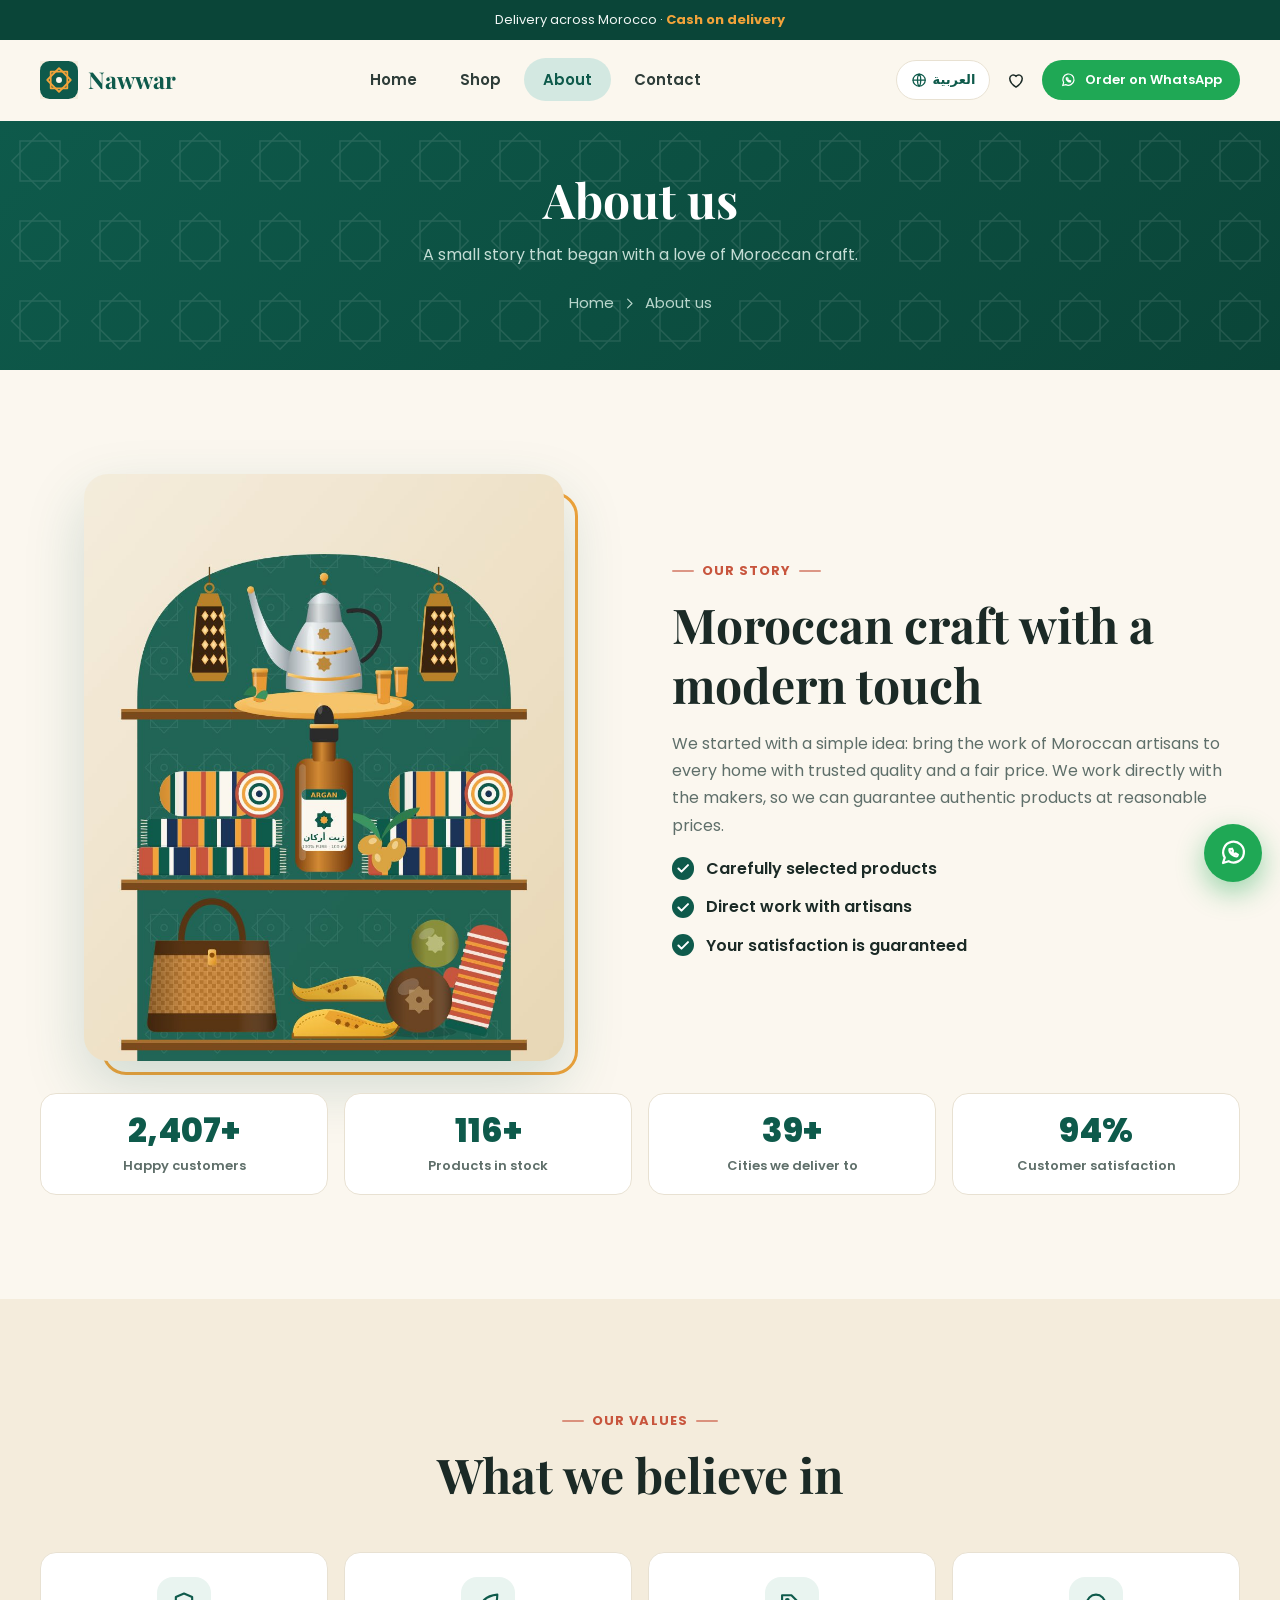
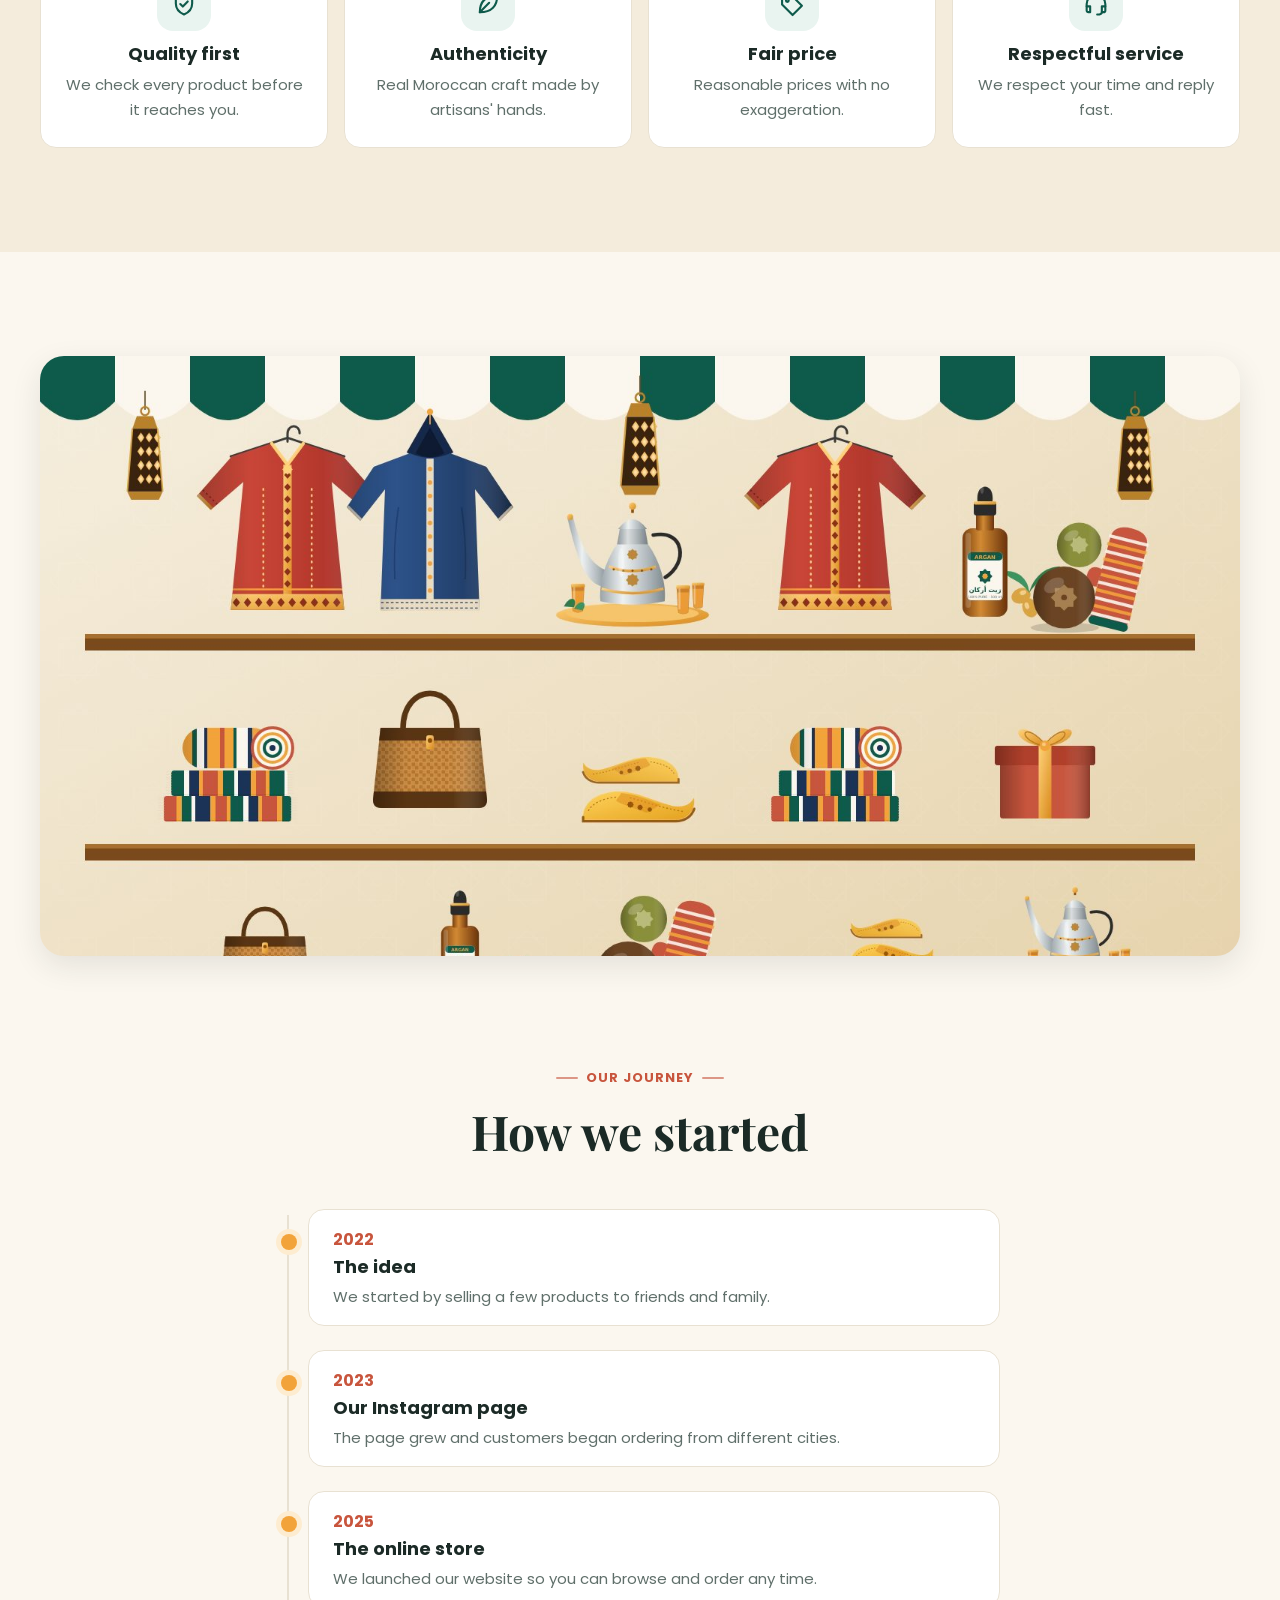
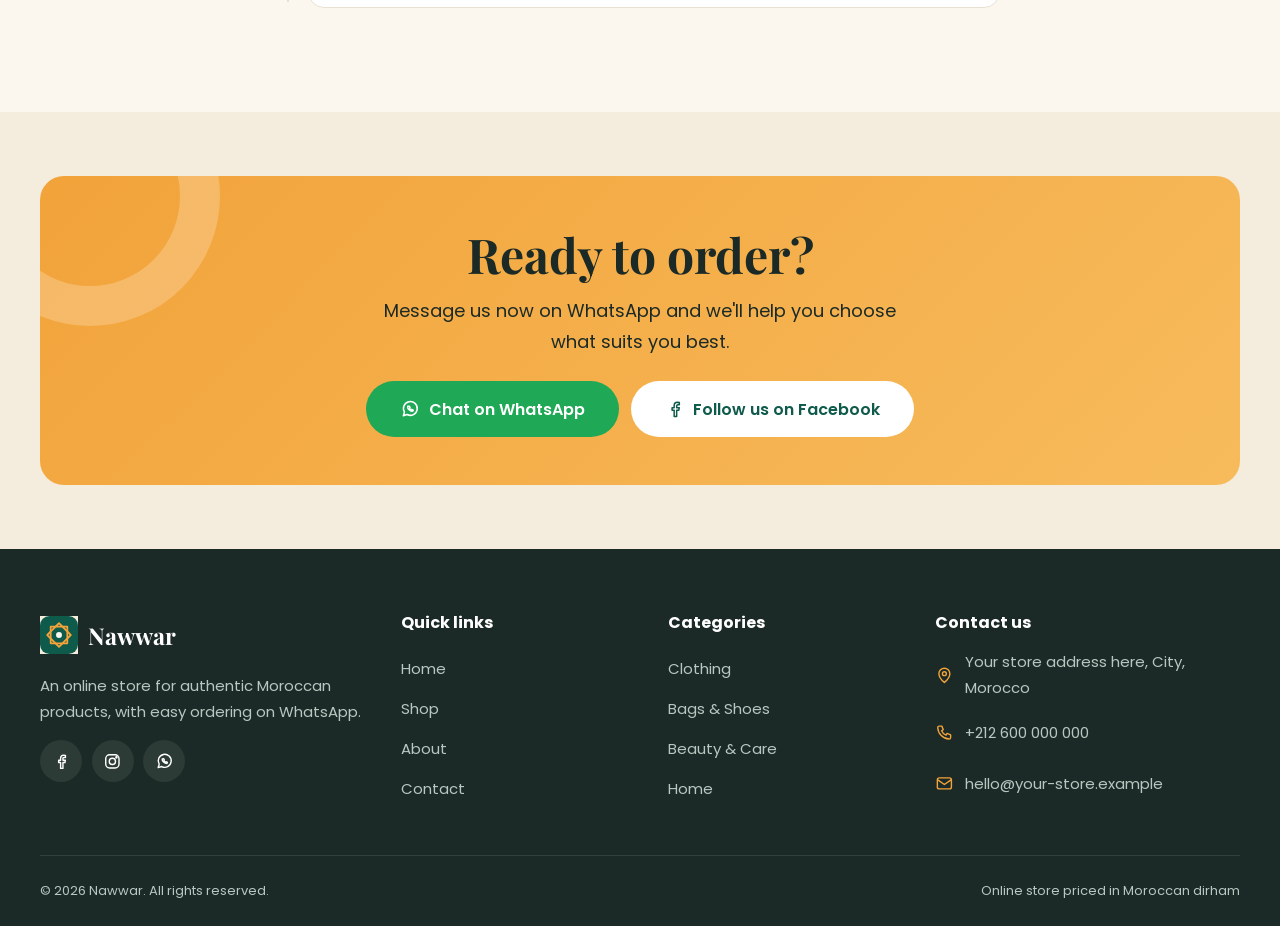
<file: en/about.html>
<!DOCTYPE html>
<html lang="en" dir="ltr">
<head>
  <meta charset="utf-8">
  <meta name="viewport" content="width=device-width, initial-scale=1, viewport-fit=cover">
  <title>About | Nawwar</title>
  <meta name="description" content="Learn our story, our values and how we choose products from Moroccan artisans.">
  <meta name="theme-color" content="#0e5a4b">
  <link rel="canonical" href="https://your-domain.com/en/about.html">
  <!-- Link preview (Facebook, WhatsApp, Instagram, Telegram, X...). Needs the REAL domain: run tools/set-domain.py -->
  <meta property="og:type" content="website">
  <meta property="og:site_name" content="Nawwar">
  <meta property="og:url" content="https://your-domain.com/en/about.html">
  <meta property="og:title" content="About | Nawwar">
  <meta property="og:description" content="Learn our story, our values and how we choose products from Moroccan artisans.">
  <meta property="og:locale" content="en_US">
  <meta property="og:image" content="https://your-domain.com/assets/images/og-image.jpg">
  <meta property="og:image:secure_url" content="https://your-domain.com/assets/images/og-image.jpg">
  <meta property="og:image:type" content="image/jpeg">
  <meta property="og:image:width" content="1200">
  <meta property="og:image:height" content="630">
  <meta property="og:image:alt" content="Nawwar">
  <meta name="twitter:card" content="summary_large_image">
  <meta name="twitter:title" content="About | Nawwar">
  <meta name="twitter:description" content="Learn our story, our values and how we choose products from Moroccan artisans.">
  <meta name="twitter:image" content="https://your-domain.com/assets/images/og-image.jpg">
  <link rel="alternate" hreflang="ar" href="https://your-domain.com/ar/about.html">
  <link rel="icon" type="image/svg+xml" href="../assets/images/favicon.svg">
  <link rel="apple-touch-icon" href="../assets/images/apple-touch-icon.png">
  <link rel="manifest" href="../site.webmanifest">
  <link rel="preconnect" href="https://fonts.googleapis.com">
  <link rel="preconnect" href="https://fonts.gstatic.com" crossorigin>
  <link rel="stylesheet" href="https://fonts.googleapis.com/css2?family=Playfair+Display:wght@600;700&family=Poppins:wght@400;500;600;700;800&display=swap">
  <script>document.documentElement.classList.add("js");</script>
  <link rel="stylesheet" href="../assets/css/variables.css">
  <link rel="stylesheet" href="../assets/css/reset.css">
  <link rel="stylesheet" href="../assets/css/components.css">
  <link rel="stylesheet" href="../assets/css/style.css">
  <link rel="stylesheet" href="../assets/css/animations.css">
  <link rel="stylesheet" href="../assets/css/responsive.css">
  <link rel="stylesheet" href="../assets/css/refinements.css">
</head>
<body>
  <a class="skip-link" href="#main">Skip to content</a>
  <div class="announce">Delivery across Morocco · <strong>Cash on delivery</strong></div>
  <header class="header">
    <div class="container header__inner">
      <a class="brand" href="index.html" aria-label="Nawwar">
        <img src="../assets/images/logo.svg" alt="" width="38" height="38"><span data-cfg="name">Nawwar</span>
      </a>
      <nav class="nav" id="nav" aria-label="Main">
        <ul class="nav__list"><li><a class="nav__link" href="index.html">Home</a></li><li><a class="nav__link" href="shop.html">Shop</a></li><li><a class="nav__link" href="about.html" aria-current="page">About</a></li><li><a class="nav__link" href="contact.html">Contact</a></li></ul>
        <a class="btn btn--wa btn--block nav__cta" data-cfg-href="wa" href="#"><svg class="icon " data-icon="whatsapp" aria-hidden="true"></svg>Order on WhatsApp</a>
      </nav>
      <div class="header__actions">
        <a class="lang-switch" href="../ar/about.html" hreflang="ar" lang="ar"><svg class="icon " data-icon="globe" aria-hidden="true"></svg>العربية</a>
        <a class="icon-btn" href="shop.html?cat=wish" aria-label="Wishlist"><svg class="icon " data-icon="heart" aria-hidden="true"></svg><span class="badge-count" data-wish-count hidden>0</span></a>
        <a class="btn btn--wa btn--sm header__cta" data-cfg-href="wa" href="#"><svg class="icon " data-icon="whatsapp" aria-hidden="true"></svg>Order on WhatsApp</a>
        <button class="icon-btn menu-toggle" type="button" aria-label="Menu" aria-expanded="false" aria-controls="nav"><svg class="icon " data-icon="menu" aria-hidden="true"></svg></button>
      </div>
    </div>
  </header>
  <main id="main">

    <section class="page-hero">
      <div class="container">
        <h1 >About us</h1>
        <p style="max-width:560px;margin:0 auto 1rem;color:#c4ddd5">A small story that began with a love of Moroccan craft.</p>
        <nav class="crumbs" aria-label="Breadcrumb"><a href="index.html">Home</a><svg class="icon " data-icon="chevron-right" aria-hidden="true"></svg><span>About us</span></nav>
      </div>
    </section>

    <section class="section">
      <div class="container">
        <div class="story">
          <div class="story__media reveal reveal--left"><img src="../assets/images/about.jpg" alt="Shelves displaying handmade Moroccan products" width="900" height="1100" loading="lazy"></div>
          <div class="story__text reveal reveal--right">
            <span class="eyebrow">Our story</span>
            <h2>Moroccan craft with a modern touch</h2>
            <p>We started with a simple idea: bring the work of Moroccan artisans to every home with trusted quality and a fair price. We work directly with the makers, so we can guarantee authentic products at reasonable prices.</p>
            <ul class="checklist"><li><svg class="icon " data-icon="check" aria-hidden="true"></svg><span>Carefully selected products</span></li><li><svg class="icon " data-icon="check" aria-hidden="true"></svg><span>Direct work with artisans</span></li><li><svg class="icon " data-icon="check" aria-hidden="true"></svg><span>Your satisfaction is guaranteed</span></li></ul>
          </div>
        </div>
        <div class="stats reveal"><div class="stat"><span class="stat__num" data-count="2500" data-suffix="+">2500+</span><span class="stat__label">Happy customers</span></div><div class="stat"><span class="stat__num" data-count="120" data-suffix="+">120+</span><span class="stat__label">Products in stock</span></div><div class="stat"><span class="stat__num" data-count="40" data-suffix="+">40+</span><span class="stat__label">Cities we deliver to</span></div><div class="stat"><span class="stat__num" data-count="98" data-suffix="%">98%</span><span class="stat__label">Customer satisfaction</span></div></div>
      </div>
    </section>
    <section class="section section--alt">
      <div class="container">
        <div class="section-head reveal"><span class="eyebrow">Our values</span><h2>What we believe in</h2></div>
        <div class="values"><article class="value reveal" style="--delay:0ms"><span class="feature__icon"><svg class="icon icon--lg" data-icon="shield" aria-hidden="true"></svg></span><h3>Quality first</h3><p>We check every product before it reaches you.</p></article><article class="value reveal" style="--delay:90ms"><span class="feature__icon"><svg class="icon icon--lg" data-icon="leaf" aria-hidden="true"></svg></span><h3>Authenticity</h3><p>Real Moroccan craft made by artisans' hands.</p></article><article class="value reveal" style="--delay:180ms"><span class="feature__icon"><svg class="icon icon--lg" data-icon="tag" aria-hidden="true"></svg></span><h3>Fair price</h3><p>Reasonable prices with no exaggeration.</p></article><article class="value reveal" style="--delay:270ms"><span class="feature__icon"><svg class="icon icon--lg" data-icon="headset" aria-hidden="true"></svg></span><h3>Respectful service</h3><p>We respect your time and reply fast.</p></article></div>
      </div>
    </section>
    <section class="section">
      <div class="container">
        <img class="reveal reveal--zoom" src="../assets/images/about-wide.jpg" alt="A market stall displaying a variety of Moroccan products" width="1600" height="900" loading="lazy" style="width:100%;aspect-ratio:16/8;object-fit:cover;border-radius:var(--r-lg);box-shadow:var(--shadow-md);margin-bottom:var(--section-y)">
        <div class="section-head reveal"><span class="eyebrow">Our journey</span><h2>How we started</h2></div>
        <div class="timeline"><article class="timeline__item reveal"><b>2022</b><h3>The idea</h3><p>We started by selling a few products to friends and family.</p></article><article class="timeline__item reveal"><b>2023</b><h3>Our Instagram page</h3><p>The page grew and customers began ordering from different cities.</p></article><article class="timeline__item reveal"><b>2025</b><h3>The online store</h3><p>We launched our website so you can browse and order any time.</p></article></div>
      </div>
    </section>
    <section class="section section--alt" style="padding-block:var(--sp-8)">
      <div class="container">
      <div class="cta-band reveal reveal--zoom">
        <h2>Ready to order?</h2>
        <p>Message us now on WhatsApp and we'll help you choose what suits you best.</p>
        <div class="cta-band__btns">
          <a class="btn btn--wa btn--lg" data-cfg-href="wa" href="#"><svg class="icon " data-icon="whatsapp" aria-hidden="true"></svg>Chat on WhatsApp</a>
          <a class="btn btn--light btn--lg" data-cfg-href="facebook" href="#"><svg class="icon " data-icon="facebook" aria-hidden="true"></svg>Follow us on Facebook</a>
        </div>
      </div>
      </div>
    </section>
  </main>
  <footer class="footer">
    <div class="container">
      <div class="footer__grid">
        <div>
          <a class="brand" href="index.html"><img src="../assets/images/logo.svg" alt="" width="38" height="38"><span data-cfg="name">Nawwar</span></a>
          <p>An online store for authentic Moroccan products, with easy ordering on WhatsApp.</p>
          <div class="socials" aria-label="Follow us">
            <a data-cfg-href="facebook" href="#" aria-label="Facebook"><svg class="icon " data-icon="facebook" aria-hidden="true"></svg></a>
            <a data-cfg-href="instagram" href="#" aria-label="Instagram"><svg class="icon " data-icon="instagram" aria-hidden="true"></svg></a>
            <a data-cfg-href="wa" href="#" aria-label="WhatsApp"><svg class="icon " data-icon="whatsapp" aria-hidden="true"></svg></a>
          </div>
        </div>
        <div><h3>Quick links</h3><ul class="footer__links"><li><a href="index.html">Home</a></li><li><a href="shop.html">Shop</a></li><li><a href="about.html">About</a></li><li><a href="contact.html">Contact</a></li></ul></div>
        <div><h3>Categories</h3><ul class="footer__links"><li><a href="shop.html?cat=clothing">Clothing</a></li><li><a href="shop.html?cat=bags">Bags & Shoes</a></li><li><a href="shop.html?cat=beauty">Beauty & Care</a></li><li><a href="shop.html?cat=home">Home</a></li></ul></div>
        <div>
          <h3>Contact us</h3>
          <!-- EDIT: contact values come from assets/js/config.js -->
          <ul class="footer__contact">
            <li><svg class="icon " data-icon="pin" aria-hidden="true"></svg><span data-cfg="address">Your store address here, City, Morocco</span></li>
            <li><svg class="icon " data-icon="phone" aria-hidden="true"></svg><a href="#" data-cfg-href="tel" data-cfg="phone" class="ltr">+212 600 000 000</a></li>
            <li><svg class="icon " data-icon="mail" aria-hidden="true"></svg><a href="#" data-cfg-href="mail" data-cfg="email" class="ltr">hello@your-store.example</a></li>
          </ul>
        </div>
      </div>
      <div class="footer__bottom">
        <span>© <span class="js-year">2026</span> <span data-cfg="name">Nawwar</span>. All rights reserved.</span>
        <span>Online store priced in Moroccan dirham</span>
      </div>
    </div>
  </footer>
  <a class="fab-wa" data-cfg-href="wa" href="#" aria-label="WhatsApp"><svg class="icon " data-icon="whatsapp" aria-hidden="true"></svg></a>
  <button class="to-top" type="button" aria-label="Back to top"><svg class="icon " data-icon="arrow-right" aria-hidden="true"></svg></button>
  <script src="../assets/js/config.js"></script>
  <script src="../assets/js/products.js"></script>
  <script src="../assets/js/icons.js"></script>
  <script src="../assets/js/main.js"></script>
</body>
</html>
</file>
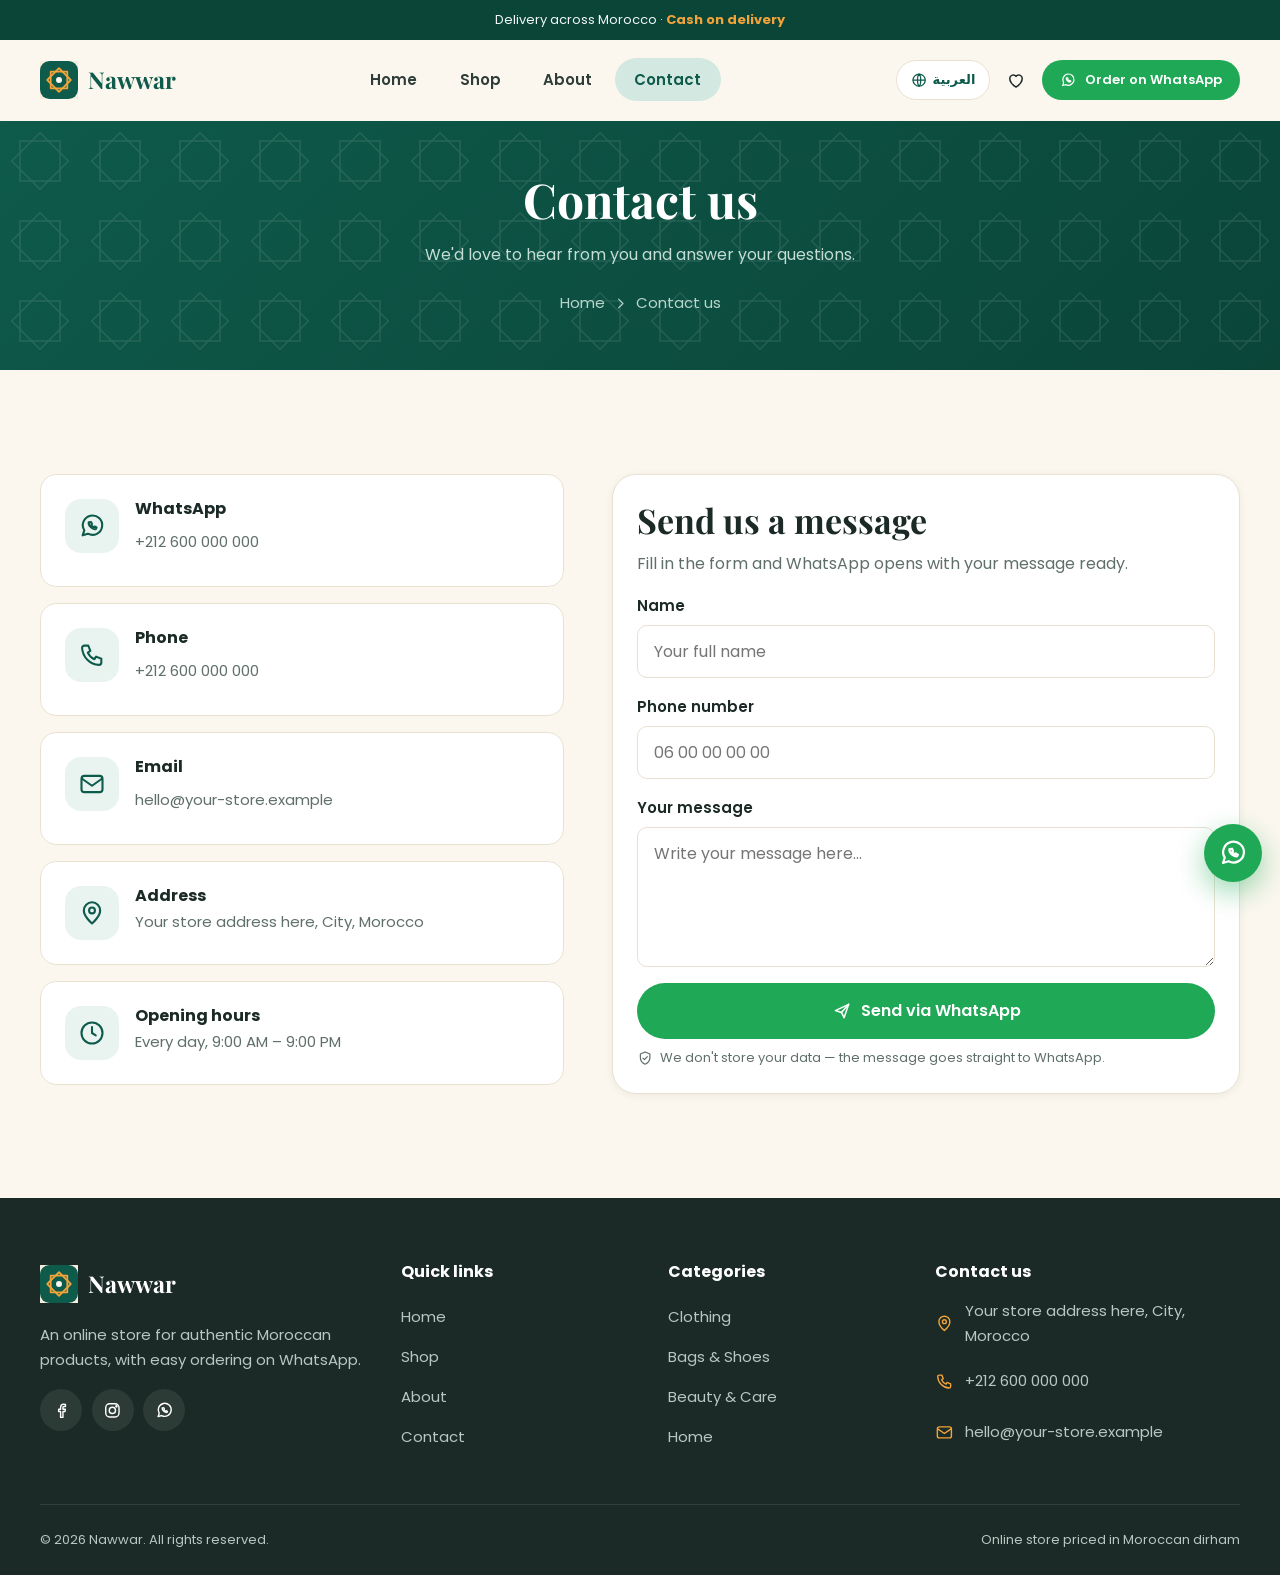
<file: en/contact.html>
<!DOCTYPE html>
<html lang="en" dir="ltr">
<head>
  <meta charset="utf-8">
  <meta name="viewport" content="width=device-width, initial-scale=1, viewport-fit=cover">
  <title>Contact | Nawwar</title>
  <meta name="description" content="Message us on WhatsApp, phone or email — we're happy to help.">
  <meta name="theme-color" content="#0e5a4b">
  <link rel="canonical" href="https://your-domain.com/en/contact.html">
  <!-- Link preview (Facebook, WhatsApp, Instagram, Telegram, X...). Needs the REAL domain: run tools/set-domain.py -->
  <meta property="og:type" content="website">
  <meta property="og:site_name" content="Nawwar">
  <meta property="og:url" content="https://your-domain.com/en/contact.html">
  <meta property="og:title" content="Contact | Nawwar">
  <meta property="og:description" content="Message us on WhatsApp, phone or email — we're happy to help.">
  <meta property="og:locale" content="en_US">
  <meta property="og:image" content="https://your-domain.com/assets/images/og-image.jpg">
  <meta property="og:image:secure_url" content="https://your-domain.com/assets/images/og-image.jpg">
  <meta property="og:image:type" content="image/jpeg">
  <meta property="og:image:width" content="1200">
  <meta property="og:image:height" content="630">
  <meta property="og:image:alt" content="Nawwar">
  <meta name="twitter:card" content="summary_large_image">
  <meta name="twitter:title" content="Contact | Nawwar">
  <meta name="twitter:description" content="Message us on WhatsApp, phone or email — we're happy to help.">
  <meta name="twitter:image" content="https://your-domain.com/assets/images/og-image.jpg">
  <link rel="alternate" hreflang="ar" href="https://your-domain.com/ar/contact.html">
  <link rel="icon" type="image/svg+xml" href="../assets/images/favicon.svg">
  <link rel="apple-touch-icon" href="../assets/images/apple-touch-icon.png">
  <link rel="manifest" href="../site.webmanifest">
  <link rel="preconnect" href="https://fonts.googleapis.com">
  <link rel="preconnect" href="https://fonts.gstatic.com" crossorigin>
  <link rel="stylesheet" href="https://fonts.googleapis.com/css2?family=Playfair+Display:wght@600;700&family=Poppins:wght@400;500;600;700;800&display=swap">
  <script>document.documentElement.classList.add("js");</script>
  <link rel="stylesheet" href="../assets/css/variables.css">
  <link rel="stylesheet" href="../assets/css/reset.css">
  <link rel="stylesheet" href="../assets/css/components.css">
  <link rel="stylesheet" href="../assets/css/style.css">
  <link rel="stylesheet" href="../assets/css/animations.css">
  <link rel="stylesheet" href="../assets/css/responsive.css">
  <link rel="stylesheet" href="../assets/css/refinements.css">
</head>
<body>
  <a class="skip-link" href="#main">Skip to content</a>
  <div class="announce">Delivery across Morocco · <strong>Cash on delivery</strong></div>
  <header class="header">
    <div class="container header__inner">
      <a class="brand" href="index.html" aria-label="Nawwar">
        <img src="../assets/images/logo.svg" alt="" width="38" height="38"><span data-cfg="name">Nawwar</span>
      </a>
      <nav class="nav" id="nav" aria-label="Main">
        <ul class="nav__list"><li><a class="nav__link" href="index.html">Home</a></li><li><a class="nav__link" href="shop.html">Shop</a></li><li><a class="nav__link" href="about.html">About</a></li><li><a class="nav__link" href="contact.html" aria-current="page">Contact</a></li></ul>
        <a class="btn btn--wa btn--block nav__cta" data-cfg-href="wa" href="#"><svg class="icon " data-icon="whatsapp" aria-hidden="true"></svg>Order on WhatsApp</a>
      </nav>
      <div class="header__actions">
        <a class="lang-switch" href="../ar/contact.html" hreflang="ar" lang="ar"><svg class="icon " data-icon="globe" aria-hidden="true"></svg>العربية</a>
        <a class="icon-btn" href="shop.html?cat=wish" aria-label="Wishlist"><svg class="icon " data-icon="heart" aria-hidden="true"></svg><span class="badge-count" data-wish-count hidden>0</span></a>
        <a class="btn btn--wa btn--sm header__cta" data-cfg-href="wa" href="#"><svg class="icon " data-icon="whatsapp" aria-hidden="true"></svg>Order on WhatsApp</a>
        <button class="icon-btn menu-toggle" type="button" aria-label="Menu" aria-expanded="false" aria-controls="nav"><svg class="icon " data-icon="menu" aria-hidden="true"></svg></button>
      </div>
    </div>
  </header>
  <main id="main">

    <section class="page-hero">
      <div class="container">
        <h1 >Contact us</h1>
        <p style="max-width:560px;margin:0 auto 1rem;color:#c4ddd5">We'd love to hear from you and answer your questions.</p>
        <nav class="crumbs" aria-label="Breadcrumb"><a href="index.html">Home</a><svg class="icon " data-icon="chevron-right" aria-hidden="true"></svg><span>Contact us</span></nav>
      </div>
    </section>

    <section class="section">
      <div class="container contact">
        <div class="contact__cards"><article class="contact-card reveal"><span class="feature__icon"><svg class="icon icon--lg" data-icon="whatsapp" aria-hidden="true"></svg></span><div><h3>WhatsApp</h3><a data-cfg-href="wa" href="#" class="ltr" data-cfg="phone">+212 600 000 000</a></div></article><article class="contact-card reveal"><span class="feature__icon"><svg class="icon icon--lg" data-icon="phone" aria-hidden="true"></svg></span><div><h3>Phone</h3><a data-cfg-href="tel" href="#" class="ltr" data-cfg="phone">+212 600 000 000</a></div></article><article class="contact-card reveal"><span class="feature__icon"><svg class="icon icon--lg" data-icon="mail" aria-hidden="true"></svg></span><div><h3>Email</h3><a data-cfg-href="mail" href="#" class="ltr" data-cfg="email">hello@your-store.example</a></div></article><article class="contact-card reveal"><span class="feature__icon"><svg class="icon icon--lg" data-icon="pin" aria-hidden="true"></svg></span><div><h3>Address</h3><p data-cfg="address">Your store address here, City, Morocco</p></div></article><article class="contact-card reveal"><span class="feature__icon"><svg class="icon icon--lg" data-icon="clock" aria-hidden="true"></svg></span><div><h3>Opening hours</h3><p data-cfg="hours">Every day, 9:00 AM – 9:00 PM</p></div></article></div>
        <form class="contact-form reveal" id="contact-form" novalidate>
          <h2>Send us a message</h2>
          <p>Fill in the form and WhatsApp opens with your message ready.</p>
          <div class="field"><label for="f-name">Name</label><input class="input" id="f-name" name="name" type="text" placeholder="Your full name" autocomplete="name" required></div>
          <div class="field"><label for="f-phone">Phone number</label><input class="input ltr" id="f-phone" name="phone" type="tel" inputmode="tel" placeholder="06 00 00 00 00" autocomplete="tel" style="direction:ltr;text-align:left"></div>
          <div class="field"><label for="f-msg">Your message</label><textarea class="textarea" id="f-msg" name="message" placeholder="Write your message here…" required></textarea></div>
          <button class="btn btn--wa btn--lg btn--block" type="submit"><svg class="icon " data-icon="send" aria-hidden="true"></svg>Send via WhatsApp</button>
          <p class="form-note"><svg class="icon " data-icon="shield" aria-hidden="true"></svg>We don't store your data — the message goes straight to WhatsApp.</p>
        </form>
      </div>
    </section>
  </main>
  <footer class="footer">
    <div class="container">
      <div class="footer__grid">
        <div>
          <a class="brand" href="index.html"><img src="../assets/images/logo.svg" alt="" width="38" height="38"><span data-cfg="name">Nawwar</span></a>
          <p>An online store for authentic Moroccan products, with easy ordering on WhatsApp.</p>
          <div class="socials" aria-label="Follow us">
            <a data-cfg-href="facebook" href="#" aria-label="Facebook"><svg class="icon " data-icon="facebook" aria-hidden="true"></svg></a>
            <a data-cfg-href="instagram" href="#" aria-label="Instagram"><svg class="icon " data-icon="instagram" aria-hidden="true"></svg></a>
            <a data-cfg-href="wa" href="#" aria-label="WhatsApp"><svg class="icon " data-icon="whatsapp" aria-hidden="true"></svg></a>
          </div>
        </div>
        <div><h3>Quick links</h3><ul class="footer__links"><li><a href="index.html">Home</a></li><li><a href="shop.html">Shop</a></li><li><a href="about.html">About</a></li><li><a href="contact.html">Contact</a></li></ul></div>
        <div><h3>Categories</h3><ul class="footer__links"><li><a href="shop.html?cat=clothing">Clothing</a></li><li><a href="shop.html?cat=bags">Bags & Shoes</a></li><li><a href="shop.html?cat=beauty">Beauty & Care</a></li><li><a href="shop.html?cat=home">Home</a></li></ul></div>
        <div>
          <h3>Contact us</h3>
          <!-- EDIT: contact values come from assets/js/config.js -->
          <ul class="footer__contact">
            <li><svg class="icon " data-icon="pin" aria-hidden="true"></svg><span data-cfg="address">Your store address here, City, Morocco</span></li>
            <li><svg class="icon " data-icon="phone" aria-hidden="true"></svg><a href="#" data-cfg-href="tel" data-cfg="phone" class="ltr">+212 600 000 000</a></li>
            <li><svg class="icon " data-icon="mail" aria-hidden="true"></svg><a href="#" data-cfg-href="mail" data-cfg="email" class="ltr">hello@your-store.example</a></li>
          </ul>
        </div>
      </div>
      <div class="footer__bottom">
        <span>© <span class="js-year">2026</span> <span data-cfg="name">Nawwar</span>. All rights reserved.</span>
        <span>Online store priced in Moroccan dirham</span>
      </div>
    </div>
  </footer>
  <a class="fab-wa" data-cfg-href="wa" href="#" aria-label="WhatsApp"><svg class="icon " data-icon="whatsapp" aria-hidden="true"></svg></a>
  <button class="to-top" type="button" aria-label="Back to top"><svg class="icon " data-icon="arrow-right" aria-hidden="true"></svg></button>
  <script src="../assets/js/config.js"></script>
  <script src="../assets/js/products.js"></script>
  <script src="../assets/js/icons.js"></script>
  <script src="../assets/js/main.js"></script>
</body>
</html>
</file>
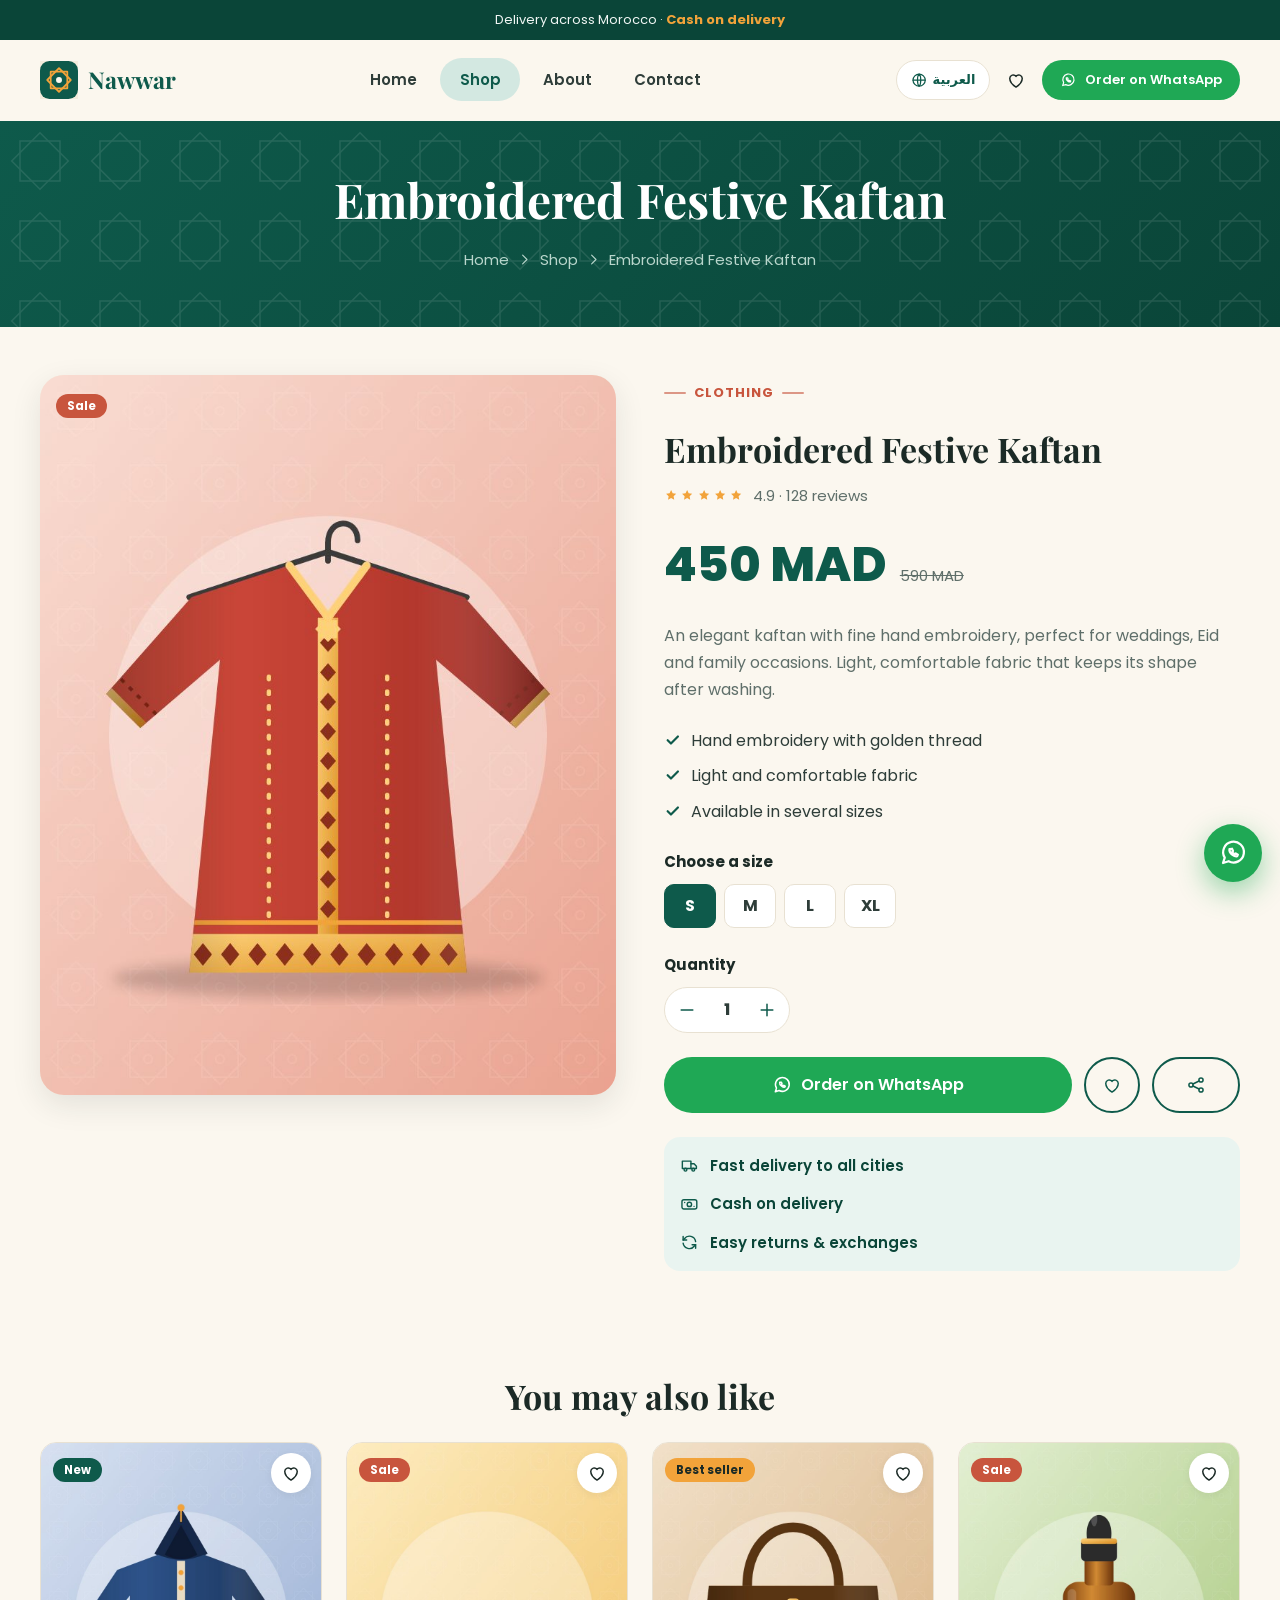
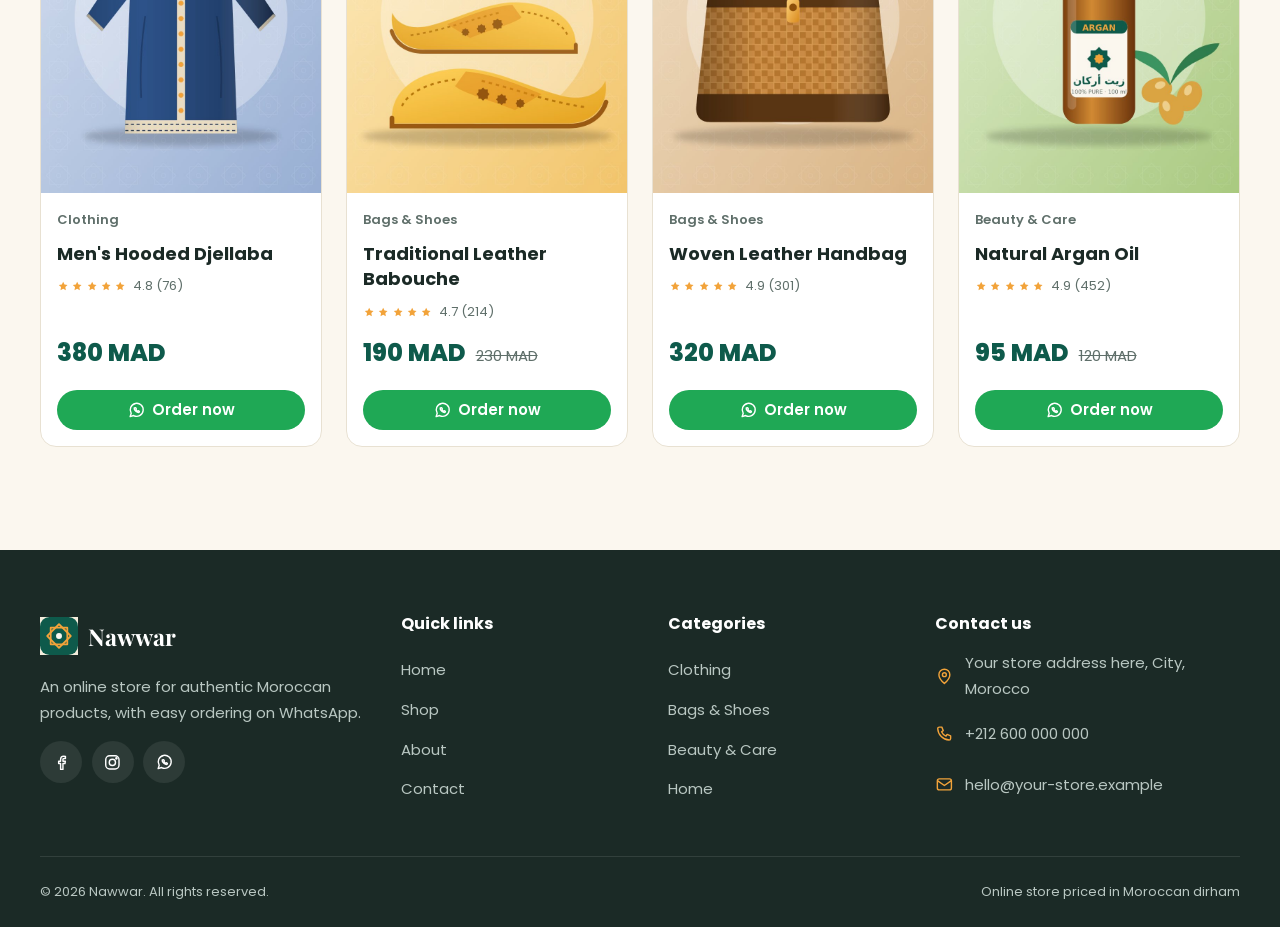
<file: en/product.html>
<!DOCTYPE html>
<html lang="en" dir="ltr">
<head>
  <meta charset="utf-8">
  <meta name="viewport" content="width=device-width, initial-scale=1, viewport-fit=cover">
  <title>Product | Nawwar</title>
  <meta name="description" content="Product details, price and direct ordering through WhatsApp.">
  <meta name="theme-color" content="#0e5a4b">
  <link rel="canonical" href="https://your-domain.com/en/product.html">
  <!-- Link preview (Facebook, WhatsApp, Instagram, Telegram, X...). Needs the REAL domain: run tools/set-domain.py -->
  <meta property="og:type" content="website">
  <meta property="og:site_name" content="Nawwar">
  <meta property="og:url" content="https://your-domain.com/en/product.html">
  <meta property="og:title" content="Product | Nawwar">
  <meta property="og:description" content="Product details, price and direct ordering through WhatsApp.">
  <meta property="og:locale" content="en_US">
  <meta property="og:image" content="https://your-domain.com/assets/images/og-image.jpg">
  <meta property="og:image:secure_url" content="https://your-domain.com/assets/images/og-image.jpg">
  <meta property="og:image:type" content="image/jpeg">
  <meta property="og:image:width" content="1200">
  <meta property="og:image:height" content="630">
  <meta property="og:image:alt" content="Nawwar">
  <meta name="twitter:card" content="summary_large_image">
  <meta name="twitter:title" content="Product | Nawwar">
  <meta name="twitter:description" content="Product details, price and direct ordering through WhatsApp.">
  <meta name="twitter:image" content="https://your-domain.com/assets/images/og-image.jpg">
  <link rel="alternate" hreflang="ar" href="https://your-domain.com/ar/product.html">
  <link rel="icon" type="image/svg+xml" href="../assets/images/favicon.svg">
  <link rel="apple-touch-icon" href="../assets/images/apple-touch-icon.png">
  <link rel="manifest" href="../site.webmanifest">
  <link rel="preconnect" href="https://fonts.googleapis.com">
  <link rel="preconnect" href="https://fonts.gstatic.com" crossorigin>
  <link rel="stylesheet" href="https://fonts.googleapis.com/css2?family=Playfair+Display:wght@600;700&family=Poppins:wght@400;500;600;700;800&display=swap">
  <script>document.documentElement.classList.add("js");</script>
  <link rel="stylesheet" href="../assets/css/variables.css">
  <link rel="stylesheet" href="../assets/css/reset.css">
  <link rel="stylesheet" href="../assets/css/components.css">
  <link rel="stylesheet" href="../assets/css/style.css">
  <link rel="stylesheet" href="../assets/css/animations.css">
  <link rel="stylesheet" href="../assets/css/responsive.css">
  <link rel="stylesheet" href="../assets/css/refinements.css">
</head>
<body>
  <a class="skip-link" href="#main">Skip to content</a>
  <div class="announce">Delivery across Morocco · <strong>Cash on delivery</strong></div>
  <header class="header">
    <div class="container header__inner">
      <a class="brand" href="index.html" aria-label="Nawwar">
        <img src="../assets/images/logo.svg" alt="" width="38" height="38"><span data-cfg="name">Nawwar</span>
      </a>
      <nav class="nav" id="nav" aria-label="Main">
        <ul class="nav__list"><li><a class="nav__link" href="index.html">Home</a></li><li><a class="nav__link" href="shop.html" aria-current="page">Shop</a></li><li><a class="nav__link" href="about.html">About</a></li><li><a class="nav__link" href="contact.html">Contact</a></li></ul>
        <a class="btn btn--wa btn--block nav__cta" data-cfg-href="wa" href="#"><svg class="icon " data-icon="whatsapp" aria-hidden="true"></svg>Order on WhatsApp</a>
      </nav>
      <div class="header__actions">
        <a class="lang-switch" href="../ar/product.html" hreflang="ar" lang="ar"><svg class="icon " data-icon="globe" aria-hidden="true"></svg>العربية</a>
        <a class="icon-btn" href="shop.html?cat=wish" aria-label="Wishlist"><svg class="icon " data-icon="heart" aria-hidden="true"></svg><span class="badge-count" data-wish-count hidden>0</span></a>
        <a class="btn btn--wa btn--sm header__cta" data-cfg-href="wa" href="#"><svg class="icon " data-icon="whatsapp" aria-hidden="true"></svg>Order on WhatsApp</a>
        <button class="icon-btn menu-toggle" type="button" aria-label="Menu" aria-expanded="false" aria-controls="nav"><svg class="icon " data-icon="menu" aria-hidden="true"></svg></button>
      </div>
    </div>
  </header>
  <main id="main">

    <section class="page-hero">
      <div class="container">
        <h1 data-page-title>Product</h1>
        
        <nav class="crumbs" aria-label="Breadcrumb"><a href="index.html">Home</a><svg class="icon " data-icon="chevron-right" aria-hidden="true"></svg><a href="shop.html">Shop</a><svg class="icon " data-icon="chevron-right" aria-hidden="true"></svg><span><span data-crumb-name>Product</span></span></nav>
      </div>
    </section>

    <section class="section" style="padding-top:var(--sp-7)">
      <div class="container">
        <div class="pd" data-render="product"></div>
        <noscript><p>Please enable JavaScript to view the product details.</p></noscript>
        <div class="related">
          <h2>You may also like</h2>
          <div class="grid-products grid-products--4" data-render="related"></div>
        </div>
      </div>
    </section>
  </main>
  <footer class="footer">
    <div class="container">
      <div class="footer__grid">
        <div>
          <a class="brand" href="index.html"><img src="../assets/images/logo.svg" alt="" width="38" height="38"><span data-cfg="name">Nawwar</span></a>
          <p>An online store for authentic Moroccan products, with easy ordering on WhatsApp.</p>
          <div class="socials" aria-label="Follow us">
            <a data-cfg-href="facebook" href="#" aria-label="Facebook"><svg class="icon " data-icon="facebook" aria-hidden="true"></svg></a>
            <a data-cfg-href="instagram" href="#" aria-label="Instagram"><svg class="icon " data-icon="instagram" aria-hidden="true"></svg></a>
            <a data-cfg-href="wa" href="#" aria-label="WhatsApp"><svg class="icon " data-icon="whatsapp" aria-hidden="true"></svg></a>
          </div>
        </div>
        <div><h3>Quick links</h3><ul class="footer__links"><li><a href="index.html">Home</a></li><li><a href="shop.html">Shop</a></li><li><a href="about.html">About</a></li><li><a href="contact.html">Contact</a></li></ul></div>
        <div><h3>Categories</h3><ul class="footer__links"><li><a href="shop.html?cat=clothing">Clothing</a></li><li><a href="shop.html?cat=bags">Bags & Shoes</a></li><li><a href="shop.html?cat=beauty">Beauty & Care</a></li><li><a href="shop.html?cat=home">Home</a></li></ul></div>
        <div>
          <h3>Contact us</h3>
          <!-- EDIT: contact values come from assets/js/config.js -->
          <ul class="footer__contact">
            <li><svg class="icon " data-icon="pin" aria-hidden="true"></svg><span data-cfg="address">Your store address here, City, Morocco</span></li>
            <li><svg class="icon " data-icon="phone" aria-hidden="true"></svg><a href="#" data-cfg-href="tel" data-cfg="phone" class="ltr">+212 600 000 000</a></li>
            <li><svg class="icon " data-icon="mail" aria-hidden="true"></svg><a href="#" data-cfg-href="mail" data-cfg="email" class="ltr">hello@your-store.example</a></li>
          </ul>
        </div>
      </div>
      <div class="footer__bottom">
        <span>© <span class="js-year">2026</span> <span data-cfg="name">Nawwar</span>. All rights reserved.</span>
        <span>Online store priced in Moroccan dirham</span>
      </div>
    </div>
  </footer>
  <a class="fab-wa" data-cfg-href="wa" href="#" aria-label="WhatsApp"><svg class="icon " data-icon="whatsapp" aria-hidden="true"></svg></a>
  <button class="to-top" type="button" aria-label="Back to top"><svg class="icon " data-icon="arrow-right" aria-hidden="true"></svg></button>
  <script src="../assets/js/config.js"></script>
  <script src="../assets/js/products.js"></script>
  <script src="../assets/js/icons.js"></script>
  <script src="../assets/js/main.js"></script>
</body>
</html>
</file>
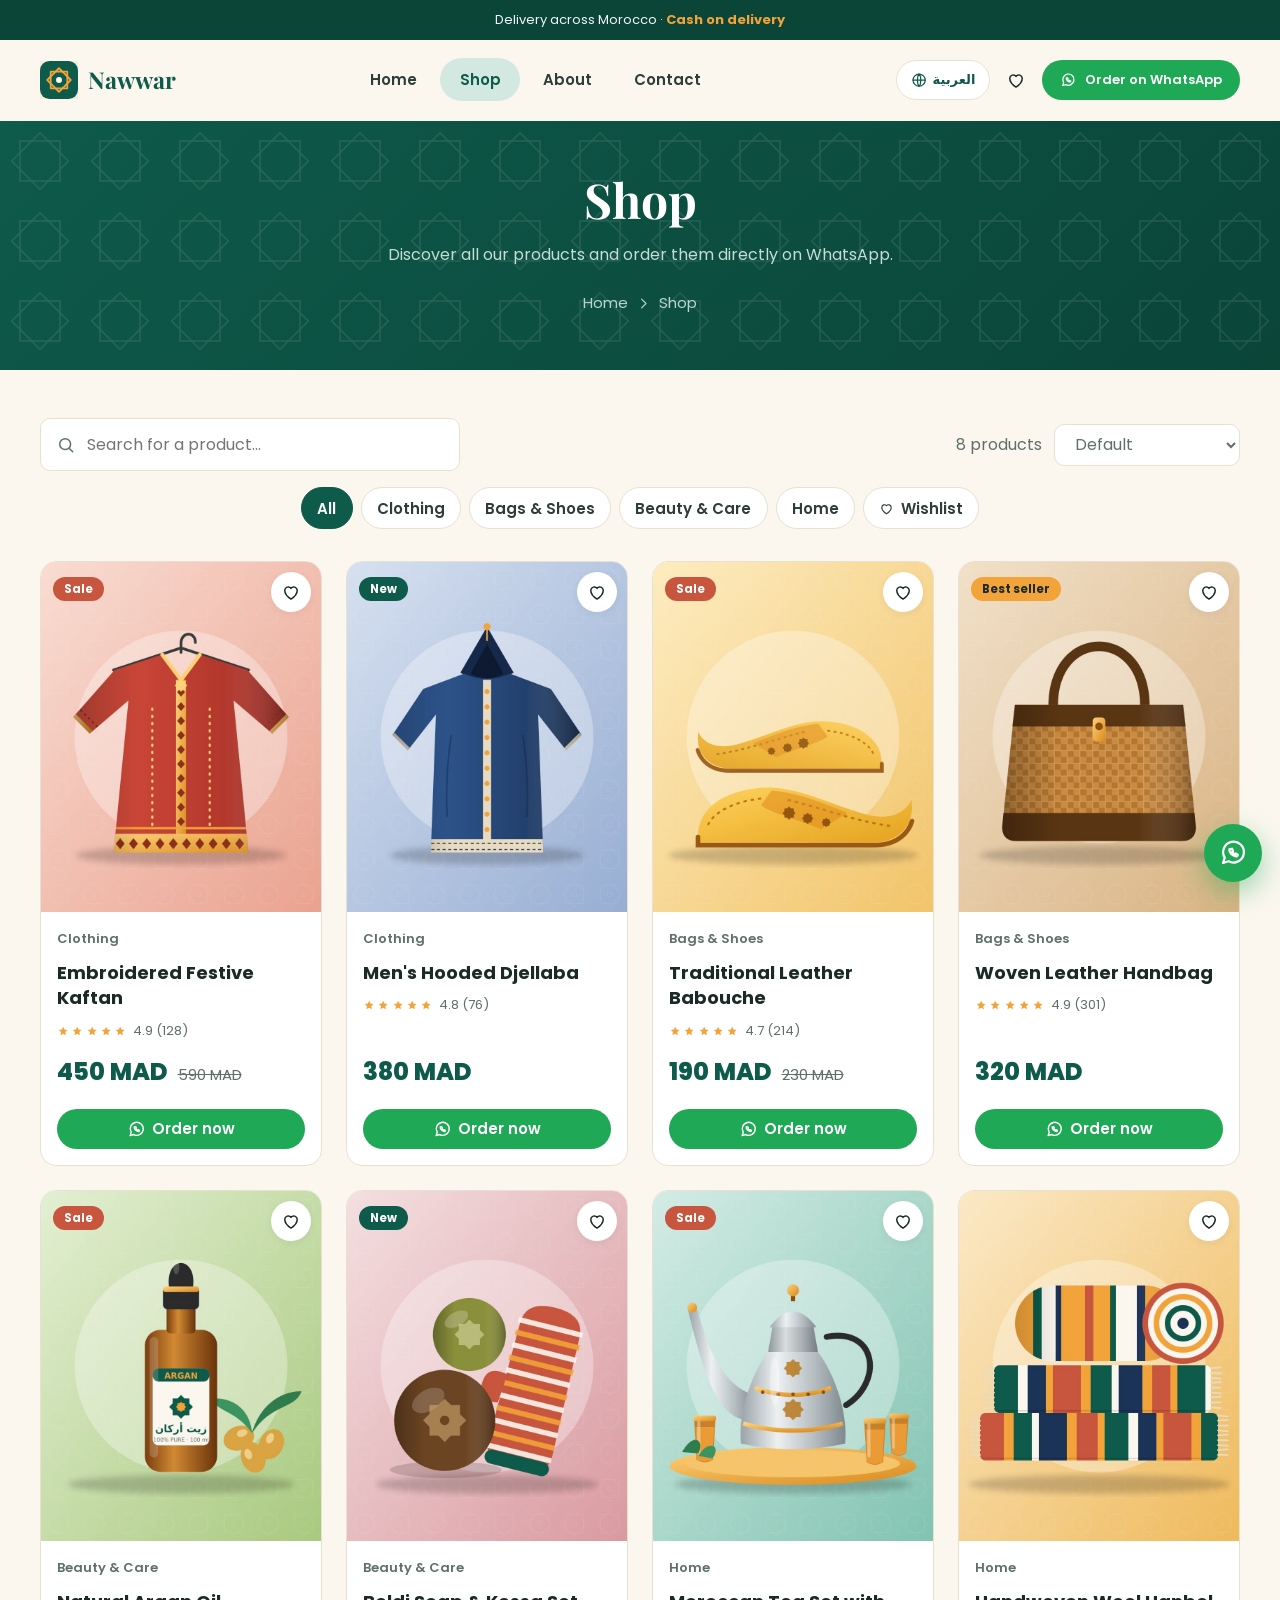
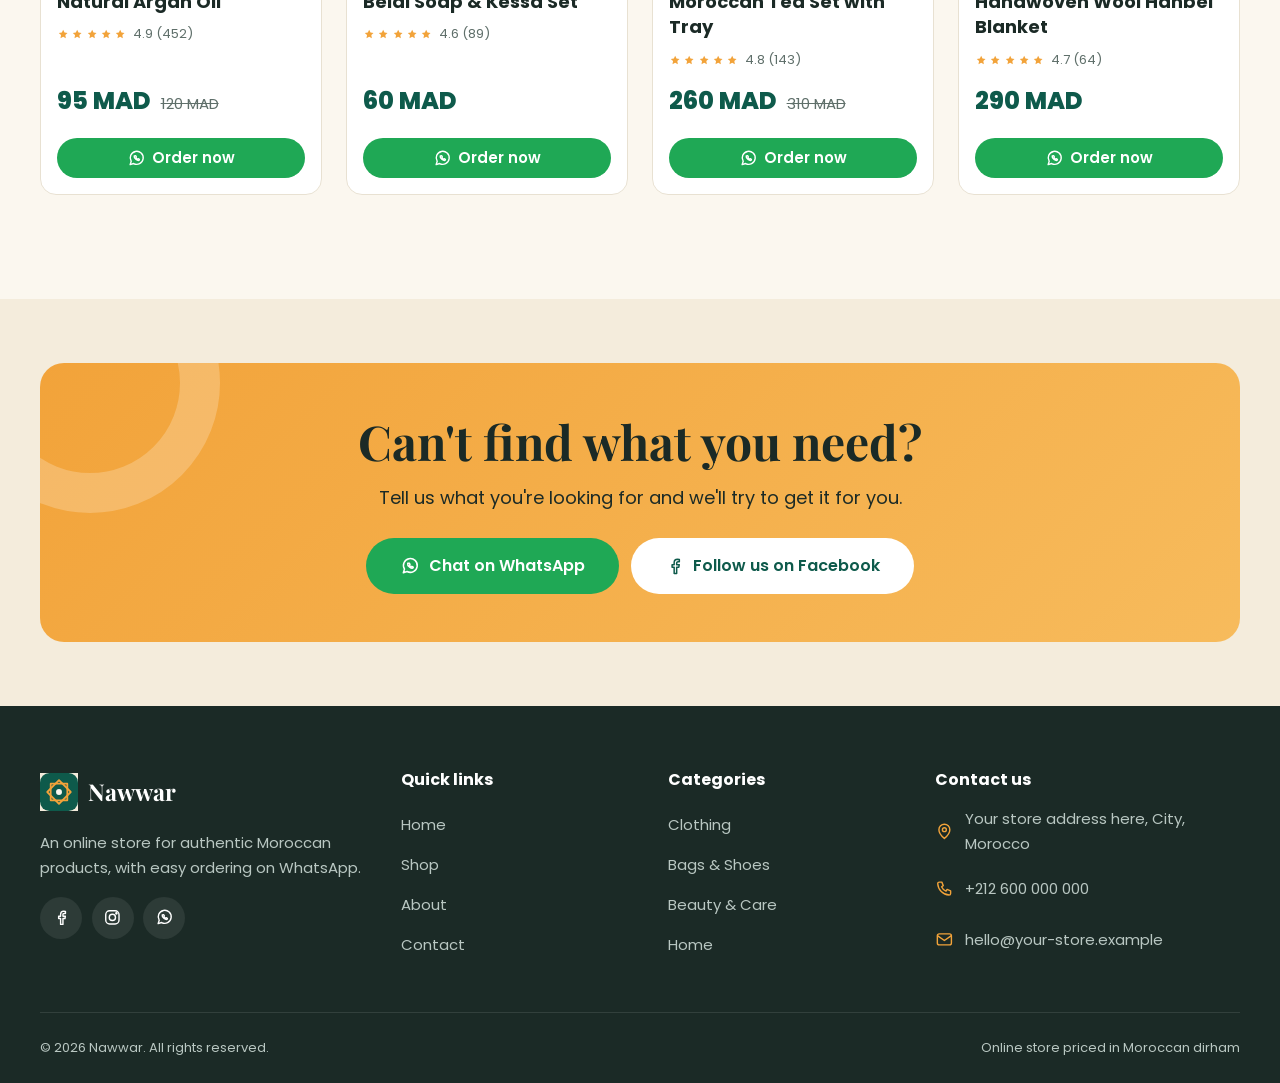
<file: en/shop.html>
<!DOCTYPE html>
<html lang="en" dir="ltr">
<head>
  <meta charset="utf-8">
  <meta name="viewport" content="width=device-width, initial-scale=1, viewport-fit=cover">
  <title>Shop | Nawwar</title>
  <meta name="description" content="Browse all products: clothing, bags & shoes, beauty & care, and home essentials.">
  <meta name="theme-color" content="#0e5a4b">
  <link rel="canonical" href="https://your-domain.com/en/shop.html">
  <!-- Link preview (Facebook, WhatsApp, Instagram, Telegram, X...). Needs the REAL domain: run tools/set-domain.py -->
  <meta property="og:type" content="website">
  <meta property="og:site_name" content="Nawwar">
  <meta property="og:url" content="https://your-domain.com/en/shop.html">
  <meta property="og:title" content="Shop | Nawwar">
  <meta property="og:description" content="Browse all products: clothing, bags & shoes, beauty & care, and home essentials.">
  <meta property="og:locale" content="en_US">
  <meta property="og:image" content="https://your-domain.com/assets/images/og-image.jpg">
  <meta property="og:image:secure_url" content="https://your-domain.com/assets/images/og-image.jpg">
  <meta property="og:image:type" content="image/jpeg">
  <meta property="og:image:width" content="1200">
  <meta property="og:image:height" content="630">
  <meta property="og:image:alt" content="Nawwar">
  <meta name="twitter:card" content="summary_large_image">
  <meta name="twitter:title" content="Shop | Nawwar">
  <meta name="twitter:description" content="Browse all products: clothing, bags & shoes, beauty & care, and home essentials.">
  <meta name="twitter:image" content="https://your-domain.com/assets/images/og-image.jpg">
  <link rel="alternate" hreflang="ar" href="https://your-domain.com/ar/shop.html">
  <link rel="icon" type="image/svg+xml" href="../assets/images/favicon.svg">
  <link rel="apple-touch-icon" href="../assets/images/apple-touch-icon.png">
  <link rel="manifest" href="../site.webmanifest">
  <link rel="preconnect" href="https://fonts.googleapis.com">
  <link rel="preconnect" href="https://fonts.gstatic.com" crossorigin>
  <link rel="stylesheet" href="https://fonts.googleapis.com/css2?family=Playfair+Display:wght@600;700&family=Poppins:wght@400;500;600;700;800&display=swap">
  <script>document.documentElement.classList.add("js");</script>
  <link rel="stylesheet" href="../assets/css/variables.css">
  <link rel="stylesheet" href="../assets/css/reset.css">
  <link rel="stylesheet" href="../assets/css/components.css">
  <link rel="stylesheet" href="../assets/css/style.css">
  <link rel="stylesheet" href="../assets/css/animations.css">
  <link rel="stylesheet" href="../assets/css/responsive.css">
  <link rel="stylesheet" href="../assets/css/refinements.css">
</head>
<body>
  <a class="skip-link" href="#main">Skip to content</a>
  <div class="announce">Delivery across Morocco · <strong>Cash on delivery</strong></div>
  <header class="header">
    <div class="container header__inner">
      <a class="brand" href="index.html" aria-label="Nawwar">
        <img src="../assets/images/logo.svg" alt="" width="38" height="38"><span data-cfg="name">Nawwar</span>
      </a>
      <nav class="nav" id="nav" aria-label="Main">
        <ul class="nav__list"><li><a class="nav__link" href="index.html">Home</a></li><li><a class="nav__link" href="shop.html" aria-current="page">Shop</a></li><li><a class="nav__link" href="about.html">About</a></li><li><a class="nav__link" href="contact.html">Contact</a></li></ul>
        <a class="btn btn--wa btn--block nav__cta" data-cfg-href="wa" href="#"><svg class="icon " data-icon="whatsapp" aria-hidden="true"></svg>Order on WhatsApp</a>
      </nav>
      <div class="header__actions">
        <a class="lang-switch" href="../ar/shop.html" hreflang="ar" lang="ar"><svg class="icon " data-icon="globe" aria-hidden="true"></svg>العربية</a>
        <a class="icon-btn" href="shop.html?cat=wish" aria-label="Wishlist"><svg class="icon " data-icon="heart" aria-hidden="true"></svg><span class="badge-count" data-wish-count hidden>0</span></a>
        <a class="btn btn--wa btn--sm header__cta" data-cfg-href="wa" href="#"><svg class="icon " data-icon="whatsapp" aria-hidden="true"></svg>Order on WhatsApp</a>
        <button class="icon-btn menu-toggle" type="button" aria-label="Menu" aria-expanded="false" aria-controls="nav"><svg class="icon " data-icon="menu" aria-hidden="true"></svg></button>
      </div>
    </div>
  </header>
  <main id="main">

    <section class="page-hero">
      <div class="container">
        <h1 >Shop</h1>
        <p style="max-width:560px;margin:0 auto 1rem;color:#c4ddd5">Discover all our products and order them directly on WhatsApp.</p>
        <nav class="crumbs" aria-label="Breadcrumb"><a href="index.html">Home</a><svg class="icon " data-icon="chevron-right" aria-hidden="true"></svg><span>Shop</span></nav>
      </div>
    </section>

    <section class="section" style="padding-top:var(--sp-7)">
      <div class="container">
        <div class="toolbar">
          <div class="toolbar__search"><label class="sr-only" for="shop-search">Search for a product…</label><svg class="icon " data-icon="search" aria-hidden="true"></svg><input class="input" id="shop-search" type="search" placeholder="Search for a product…" autocomplete="off"></div>
          <div class="toolbar__chips" role="group"></div>
          <div class="toolbar__meta"><span data-count-result></span><label class="sr-only" for="shop-sort">Sort</label><select class="select" id="shop-sort"><option value="default">Default</option><option value="low">Price: low to high</option><option value="high">Price: high to low</option><option value="rating">Top rated</option></select></div>
        </div>
        <div class="grid-products grid-products--4" data-render="shop"></div>
        <noscript><p>Please enable JavaScript to view the product details.</p></noscript>
      </div>
    </section>
    <section class="section section--alt" style="padding-block:var(--sp-8)">
      <div class="container">
      <div class="cta-band reveal reveal--zoom">
        <h2>Can't find what you need?</h2>
        <p>Tell us what you're looking for and we'll try to get it for you.</p>
        <div class="cta-band__btns">
          <a class="btn btn--wa btn--lg" data-cfg-href="wa" href="#"><svg class="icon " data-icon="whatsapp" aria-hidden="true"></svg>Chat on WhatsApp</a>
          <a class="btn btn--light btn--lg" data-cfg-href="facebook" href="#"><svg class="icon " data-icon="facebook" aria-hidden="true"></svg>Follow us on Facebook</a>
        </div>
      </div>
      </div>
    </section>
  </main>
  <footer class="footer">
    <div class="container">
      <div class="footer__grid">
        <div>
          <a class="brand" href="index.html"><img src="../assets/images/logo.svg" alt="" width="38" height="38"><span data-cfg="name">Nawwar</span></a>
          <p>An online store for authentic Moroccan products, with easy ordering on WhatsApp.</p>
          <div class="socials" aria-label="Follow us">
            <a data-cfg-href="facebook" href="#" aria-label="Facebook"><svg class="icon " data-icon="facebook" aria-hidden="true"></svg></a>
            <a data-cfg-href="instagram" href="#" aria-label="Instagram"><svg class="icon " data-icon="instagram" aria-hidden="true"></svg></a>
            <a data-cfg-href="wa" href="#" aria-label="WhatsApp"><svg class="icon " data-icon="whatsapp" aria-hidden="true"></svg></a>
          </div>
        </div>
        <div><h3>Quick links</h3><ul class="footer__links"><li><a href="index.html">Home</a></li><li><a href="shop.html">Shop</a></li><li><a href="about.html">About</a></li><li><a href="contact.html">Contact</a></li></ul></div>
        <div><h3>Categories</h3><ul class="footer__links"><li><a href="shop.html?cat=clothing">Clothing</a></li><li><a href="shop.html?cat=bags">Bags & Shoes</a></li><li><a href="shop.html?cat=beauty">Beauty & Care</a></li><li><a href="shop.html?cat=home">Home</a></li></ul></div>
        <div>
          <h3>Contact us</h3>
          <!-- EDIT: contact values come from assets/js/config.js -->
          <ul class="footer__contact">
            <li><svg class="icon " data-icon="pin" aria-hidden="true"></svg><span data-cfg="address">Your store address here, City, Morocco</span></li>
            <li><svg class="icon " data-icon="phone" aria-hidden="true"></svg><a href="#" data-cfg-href="tel" data-cfg="phone" class="ltr">+212 600 000 000</a></li>
            <li><svg class="icon " data-icon="mail" aria-hidden="true"></svg><a href="#" data-cfg-href="mail" data-cfg="email" class="ltr">hello@your-store.example</a></li>
          </ul>
        </div>
      </div>
      <div class="footer__bottom">
        <span>© <span class="js-year">2026</span> <span data-cfg="name">Nawwar</span>. All rights reserved.</span>
        <span>Online store priced in Moroccan dirham</span>
      </div>
    </div>
  </footer>
  <a class="fab-wa" data-cfg-href="wa" href="#" aria-label="WhatsApp"><svg class="icon " data-icon="whatsapp" aria-hidden="true"></svg></a>
  <button class="to-top" type="button" aria-label="Back to top"><svg class="icon " data-icon="arrow-right" aria-hidden="true"></svg></button>
  <script src="../assets/js/config.js"></script>
  <script src="../assets/js/products.js"></script>
  <script src="../assets/js/icons.js"></script>
  <script src="../assets/js/main.js"></script>
</body>
</html>
</file>
<file: assets/css/variables.css>
/* ==========================================================================
   variables.css — Design tokens (colors, fonts, spacing, shadows)
   Change the colors here and the whole template updates.
   ========================================================================== */

:root {
  /* Brand colors */
  --c-primary: #0e5a4b;      /* deep emerald */
  --c-primary-700: #0a4538;
  --c-primary-100: #d3e8e1;
  --c-primary-50: #e9f4f0;
  --c-accent: #f2a33a;       /* saffron gold */
  --c-accent-600: #d98a1c;
  --c-accent-100: #fdecd0;
  --c-terra: #c8553d;        /* terracotta (badges, sale) */
  --c-terra-100: #f8e1da;

  /* Neutrals */
  --c-ink: #1b2a26;
  --c-text: #2e3d39;
  --c-muted: #5f6f6a;
  --c-line: #e8e1d2;
  --c-bg: #fbf7ef;           /* warm cream */
  --c-bg-alt: #f4ecdc;
  --c-surface: #ffffff;

  /* Messaging brand colors */
  --c-wa: #1fa855;
  --c-wa-700: #178a45;
  --c-fb: #1877f2;
  --c-ig: #d6249f;

  /* Typography */
  --font-ar: "Cairo", "Tajawal", system-ui, -apple-system, "Segoe UI", Tahoma, sans-serif;
  --font-body-en: "Poppins", system-ui, -apple-system, "Segoe UI", Roboto, sans-serif;
  --font-head-en: "Playfair Display", Georgia, "Times New Roman", serif;
  --font-body: var(--font-body-en);
  --font-head: var(--font-head-en);

  --fs-xs: 0.8125rem;
  --fs-sm: 0.9375rem;
  --fs-md: 1rem;
  --fs-lg: 1.125rem;
  --fs-xl: clamp(1.25rem, 1.1rem + 0.7vw, 1.5rem);
  --fs-2xl: clamp(1.5rem, 1.2rem + 1.4vw, 2.125rem);
  --fs-3xl: clamp(1.875rem, 1.3rem + 2.6vw, 3rem);
  --fs-4xl: clamp(2.25rem, 1.4rem + 4.2vw, 4rem);

  /* Spacing */
  --sp-1: 0.25rem;
  --sp-2: 0.5rem;
  --sp-3: 0.75rem;
  --sp-4: 1rem;
  --sp-5: 1.5rem;
  --sp-6: 2rem;
  --sp-7: 3rem;
  --sp-8: 4rem;
  --section-y: clamp(3.5rem, 2.5rem + 5vw, 6.5rem);
  --gutter: clamp(1rem, 0.5rem + 2.5vw, 2rem);
  --container: 1200px;

  /* Shape & depth */
  --r-sm: 10px;
  --r-md: 16px;
  --r-lg: 24px;
  --r-pill: 999px;
  --shadow-sm: 0 2px 8px rgba(27, 42, 38, 0.06);
  --shadow-md: 0 10px 30px rgba(27, 42, 38, 0.1);
  --shadow-lg: 0 24px 60px rgba(14, 90, 75, 0.18);

  /* Motion */
  --ease: cubic-bezier(0.22, 0.8, 0.28, 1);
  --t-fast: 0.2s;
  --t-med: 0.45s;
  --t-slow: 0.8s;

  --header-h: 72px;
}

html[lang="ar"] {
  --font-body: var(--font-ar);
  --font-head: var(--font-ar);
}
</file>
<file: assets/css/components.css>
/* ==========================================================================
   components.css — Reusable building blocks
   (buttons, icons, header, cards, forms, footer, floating buttons)
   Uses logical properties (inline-start/end) so RTL works automatically.
   ========================================================================== */

/* ---------- Layout helpers ---------- */
.container {
  width: 100%;
  max-width: calc(var(--container) + var(--gutter) * 2);
  margin-inline: auto;
  padding-inline: var(--gutter);
}
.section { padding-block: var(--section-y); position: relative; }
.section--alt { background: var(--c-bg-alt); }
.section--dark { background: var(--c-primary); color: #eaf5f1; }
.section--dark h2, .section--dark h3 { color: #fff; }

.skip-link {
  position: absolute; inset-inline-start: 1rem; top: -100px; z-index: 200;
  background: var(--c-ink); color: #fff; padding: 0.6rem 1rem; border-radius: var(--r-sm);
}
.skip-link:focus { top: 1rem; }

/* ---------- Icons ---------- */
.icon {
  width: 1.25em; height: 1.25em; flex: none;
  fill: none; stroke: currentColor; stroke-width: 1.8;
  stroke-linecap: round; stroke-linejoin: round;
}
.icon--fill { fill: currentColor; stroke: none; }
.icon--lg { width: 1.75em; height: 1.75em; }
.icon--xl { width: 2.25em; height: 2.25em; }

/* ---------- Buttons ---------- */
.btn {
  --btn-bg: var(--c-primary); --btn-fg: #fff; --btn-bd: transparent;
  position: relative; overflow: hidden; isolation: isolate;
  display: inline-flex; align-items: center; justify-content: center; gap: 0.55rem;
  min-height: 48px; padding: 0.7rem 1.5rem;
  font-weight: 600; font-size: var(--fs-sm); line-height: 1.2; text-align: center;
  color: var(--btn-fg); background: var(--btn-bg);
  border: 2px solid var(--btn-bd); border-radius: var(--r-pill);
  transition: transform var(--t-fast) var(--ease), box-shadow var(--t-fast) var(--ease),
              background var(--t-fast), color var(--t-fast), border-color var(--t-fast);
}
.btn:hover { transform: translateY(-2px); box-shadow: var(--shadow-md); }
.btn:active { transform: translateY(0); }
.btn--primary:hover { --btn-bg: var(--c-primary-700); background: var(--c-primary-700); }
.btn--accent { --btn-bg: var(--c-accent); --btn-fg: var(--c-ink); }
.btn--accent:hover { background: var(--c-accent-600); }
.btn--wa { --btn-bg: var(--c-wa); --btn-fg: #fff; }
.btn--wa:hover { background: var(--c-wa-700); }
.btn--ghost { --btn-bg: transparent; --btn-fg: var(--c-primary); --btn-bd: var(--c-primary); }
.btn--ghost:hover { background: var(--c-primary); color: #fff; }
.btn--light { --btn-bg: #fff; --btn-fg: var(--c-primary); }
.btn--light:hover { background: var(--c-accent); color: var(--c-ink); }
.btn--lg { min-height: 56px; padding: 0.9rem 2rem; font-size: var(--fs-md); }
.btn--sm { min-height: 40px; padding: 0.45rem 1rem; font-size: var(--fs-xs); }
.btn--block { width: 100%; }

.icon-btn {
  position: relative; display: inline-grid; place-items: center;
  width: 44px; height: 44px; border-radius: 50%;
  color: var(--c-ink); transition: background var(--t-fast), color var(--t-fast);
}
.icon-btn:hover { background: var(--c-primary-50); color: var(--c-primary); }
.badge-count {
  position: absolute; top: 2px; inset-inline-end: 0;
  min-width: 18px; height: 18px; padding: 0 5px; display: grid; place-items: center;
  font-size: 0.7rem; font-weight: 700; line-height: 1;
  color: #fff; background: var(--c-terra); border-radius: var(--r-pill);
}
.badge-count[hidden] { display: none; }

/* ---------- Announcement bar ---------- */
.announce {
  background: var(--c-primary-700); color: #f1f7f5;
  font-size: var(--fs-xs); text-align: center; padding: 0.55rem var(--gutter);
}
.announce strong { color: var(--c-accent); font-weight: 700; }

/* ---------- Header ---------- */
.header {
  position: sticky; top: 0; z-index: 100;
  border-bottom: 1px solid transparent;
  transition: border-color var(--t-fast), box-shadow var(--t-fast);
}
/* The blur lives on a pseudo-element: a backdrop-filter on .header itself
   would become the containing block of the fixed mobile menu and cut it off. */
.header::before {
  content: ""; position: absolute; inset: 0; z-index: -1;
  background: rgba(251, 247, 239, 0.94);
  -webkit-backdrop-filter: saturate(160%) blur(12px);
  backdrop-filter: saturate(160%) blur(12px);
}
.header.is-scrolled { border-color: var(--c-line); box-shadow: var(--shadow-sm); }
.header__inner { height: var(--header-h); display: flex; align-items: center; gap: var(--sp-4); }

.brand { flex: none; display: inline-flex; align-items: center; gap: 0.6rem; font-family: var(--font-head); font-weight: 700; font-size: 1.45rem; color: var(--c-primary); }
.brand img { width: 38px; height: 38px; }
.brand span { line-height: 1; }

.nav { margin-inline: auto; }
.nav__list { display: flex; align-items: center; gap: 0.25rem; list-style: none; margin: 0; padding: 0; }
.nav__link {
  position: relative; display: block; padding: 0.55rem 1rem;
  font-weight: 600; font-size: var(--fs-sm); color: var(--c-text); border-radius: var(--r-pill);
  transition: color var(--t-fast), background var(--t-fast);
}
.nav__link:hover { color: var(--c-primary); background: var(--c-primary-50); }
.nav__link[aria-current="page"] { color: var(--c-primary); background: var(--c-primary-100); }

.header__actions { display: flex; align-items: center; gap: 0.25rem; }
.lang-switch {
  display: inline-flex; align-items: center; gap: 0.35rem;
  padding: 0.4rem 0.85rem; border: 1.5px solid var(--c-line); border-radius: var(--r-pill);
  font-size: var(--fs-xs); font-weight: 700; color: var(--c-primary); background: #fff;
  transition: border-color var(--t-fast), background var(--t-fast);
}
.lang-switch:hover { border-color: var(--c-primary); background: var(--c-primary-50); }
.header__cta { display: none; }
.menu-toggle { display: none; }

/* ---------- Section headings ---------- */
.section-head { max-width: 640px; margin: 0 auto var(--sp-7); text-align: center; }
.eyebrow {
  display: inline-flex; align-items: center; gap: 0.5rem;
  font-size: var(--fs-xs); font-weight: 700; letter-spacing: 0.08em; text-transform: uppercase;
  color: var(--c-terra); margin-bottom: var(--sp-3);
}
.eyebrow::before, .eyebrow::after { content: ""; width: 22px; height: 2px; background: currentColor; border-radius: 2px; opacity: 0.6; }
html[lang="ar"] .eyebrow { letter-spacing: 0; text-transform: none; font-size: var(--fs-sm); }
.section-head h2 { font-size: var(--fs-3xl); margin-bottom: var(--sp-3); }
.section-head p { color: var(--c-muted); font-size: var(--fs-lg); }
.section--dark .section-head p { color: #c4ddd5; }
.section--dark .eyebrow { color: var(--c-accent); }

/* ---------- Badges & chips ---------- */
.badge {
  display: inline-block; padding: 0.25rem 0.7rem; font-size: 0.72rem; font-weight: 700; line-height: 1.4;
  color: #fff; background: var(--c-terra); border-radius: var(--r-pill);
}
.badge--green { background: var(--c-primary); }
.badge--gold { background: var(--c-accent); color: var(--c-ink); }

.chip {
  display: inline-flex; align-items: center; gap: 0.4rem; padding: 0.55rem 1.1rem;
  font-size: var(--fs-sm); font-weight: 600; color: var(--c-text);
  background: #fff; border: 1.5px solid var(--c-line); border-radius: var(--r-pill);
  transition: all var(--t-fast);
}
.chip:hover { border-color: var(--c-primary); color: var(--c-primary); }
.chip.is-active { background: var(--c-primary); border-color: var(--c-primary); color: #fff; }

.stars { display: inline-flex; gap: 2px; color: var(--c-accent); }
.stars .icon { width: 0.95em; height: 0.95em; }

/* ---------- Product card ---------- */
.product-card {
  position: relative; display: flex; flex-direction: column;
  background: var(--c-surface); border: 1px solid var(--c-line); border-radius: var(--r-md);
  overflow: hidden; transition: transform var(--t-med) var(--ease), box-shadow var(--t-med) var(--ease);
}
.product-card:hover { transform: translateY(-6px); box-shadow: var(--shadow-md); }
.product-card__media { position: relative; display: block; aspect-ratio: 4 / 5; overflow: hidden; background: var(--c-bg-alt); }
.product-card__media img { width: 100%; height: 100%; object-fit: cover; transition: transform var(--t-slow) var(--ease); }
.product-card:hover .product-card__media img { transform: scale(1.07); }
.product-card__badge { position: absolute; top: 12px; inset-inline-start: 12px; }
.wish-btn {
  position: absolute; top: 10px; inset-inline-end: 10px; z-index: 2;
  display: grid; place-items: center; width: 40px; height: 40px;
  background: #fff; color: var(--c-ink); border-radius: 50%; box-shadow: var(--shadow-sm);
  transition: transform var(--t-fast) var(--ease), color var(--t-fast);
}
.wish-btn:hover { transform: scale(1.1); color: var(--c-terra); }
.wish-btn.is-on { color: var(--c-terra); }
.wish-btn.is-on .icon { fill: currentColor; }
.product-card__body { display: flex; flex-direction: column; gap: 0.4rem; padding: var(--sp-4); flex: 1; }
.product-card__cat { font-size: var(--fs-xs); color: var(--c-muted); font-weight: 600; }
.product-card__title { font-size: var(--fs-lg); font-family: var(--font-body); font-weight: 700; line-height: 1.4; }
.product-card__title a:hover { color: var(--c-primary); }
.product-card__rating { display: flex; align-items: center; gap: 0.4rem; font-size: var(--fs-xs); color: var(--c-muted); }
.price { display: flex; align-items: baseline; flex-wrap: wrap; gap: 0.6rem; margin-top: auto; padding-top: 0.25rem; }
.price__now { font-size: var(--fs-xl); font-weight: 800; color: var(--c-primary); }
.price__old { font-size: var(--fs-sm); color: var(--c-muted); text-decoration: line-through; }
.product-card__actions { padding: 0 var(--sp-4) var(--sp-4); }

/* ---------- Forms ---------- */
.field { display: flex; flex-direction: column; gap: 0.4rem; }
.field label { font-weight: 600; font-size: var(--fs-sm); color: var(--c-ink); }
.input, .select, .textarea {
  width: 100%; min-height: 50px; padding: 0.75rem 1rem;
  background: #fff; border: 1.5px solid var(--c-line); border-radius: var(--r-sm);
  transition: border-color var(--t-fast), box-shadow var(--t-fast);
}
.input:focus, .select:focus, .textarea:focus { outline: 0; border-color: var(--c-primary); box-shadow: 0 0 0 4px var(--c-primary-100); }
.textarea { min-height: 140px; }

/* ---------- FAQ ---------- */
.faq { display: grid; gap: var(--sp-3); max-width: 820px; margin-inline: auto; }
.faq__item { background: #fff; border: 1px solid var(--c-line); border-radius: var(--r-md); transition: box-shadow var(--t-fast), border-color var(--t-fast); }
.faq__item[open] { border-color: var(--c-primary-100); box-shadow: var(--shadow-sm); }
.faq__q {
  display: flex; align-items: center; justify-content: space-between; gap: var(--sp-4);
  padding: 1.1rem 1.4rem; font-weight: 700; color: var(--c-ink);
}
.faq__q .icon { color: var(--c-primary); transition: transform var(--t-med) var(--ease); }
.faq__item[open] .faq__q .icon { transform: rotate(180deg); }
.faq__a { padding: 0 1.4rem 1.2rem; color: var(--c-muted); }

/* ---------- Footer ---------- */
.footer { background: var(--c-ink); color: #b9c7c2; padding-top: var(--sp-8); font-size: var(--fs-sm); }
.footer__grid { display: grid; gap: var(--sp-6); grid-template-columns: 1fr; padding-bottom: var(--sp-7); }
.footer .brand { color: #fff; margin-bottom: var(--sp-4); }
.footer h3 { color: #fff; font-family: var(--font-body); font-size: var(--fs-md); margin-bottom: var(--sp-4); }
.footer__links { list-style: none; margin: 0; padding: 0; display: grid; gap: 0.6rem; }
.footer__links a { transition: color var(--t-fast), padding var(--t-fast); }
.footer__links a:hover { color: var(--c-accent); }
.footer__contact { list-style: none; margin: 0; padding: 0; display: grid; gap: 0.8rem; }
.footer__contact li { display: flex; gap: 0.7rem; align-items: flex-start; }
.footer__contact .icon { color: var(--c-accent); margin-top: 0.2rem; }
.socials { display: flex; gap: 0.6rem; margin-top: var(--sp-4); }
.socials a {
  display: grid; place-items: center; width: 42px; height: 42px; border-radius: 50%;
  background: rgba(255, 255, 255, 0.08); color: #fff;
  transition: transform var(--t-fast) var(--ease), background var(--t-fast);
}
.socials a:hover { transform: translateY(-3px); background: var(--c-accent); color: var(--c-ink); }
.footer__bottom {
  display: flex; flex-wrap: wrap; justify-content: space-between; gap: var(--sp-3);
  padding-block: var(--sp-5); border-top: 1px solid rgba(255, 255, 255, 0.1); font-size: var(--fs-xs);
}

/* ---------- Floating buttons ---------- */
.fab-wa {
  position: fixed; inset-inline-end: 18px; bottom: 18px; z-index: 90;
  display: grid; place-items: center; width: 58px; height: 58px; border-radius: 50%;
  background: var(--c-wa); color: #fff; box-shadow: 0 10px 28px rgba(31, 168, 85, 0.45);
  transition: transform var(--t-fast) var(--ease);
}
.fab-wa:hover { transform: scale(1.08); }
.fab-wa .icon { width: 30px; height: 30px; }
.to-top {
  position: fixed; inset-inline-start: 18px; bottom: 18px; z-index: 90;
  display: grid; place-items: center; width: 46px; height: 46px; border-radius: 50%;
  background: var(--c-primary); color: #fff; box-shadow: var(--shadow-md);
  opacity: 0; visibility: hidden; transform: translateY(12px);
  transition: opacity var(--t-med), transform var(--t-med) var(--ease), visibility var(--t-med);
}
.to-top.is-visible { opacity: 1; visibility: visible; transform: none; }
.to-top .icon { transform: rotate(-90deg); }

/* ---------- Toast ---------- */
.toast {
  position: fixed; bottom: 90px; inset-inline: 0; margin-inline: auto; width: max-content; max-width: 90vw; z-index: 150;
  padding: 0.75rem 1.4rem; background: var(--c-ink); color: #fff; border-radius: var(--r-pill);
  font-size: var(--fs-sm); box-shadow: var(--shadow-md);
  opacity: 0; transform: translateY(16px); pointer-events: none;
  transition: opacity var(--t-med), transform var(--t-med) var(--ease);
}
.toast.is-show { opacity: 1; transform: none; }
</file>
<file: assets/css/style.css>
/* ==========================================================================
   style.css — Page sections (home, shop, product, about, contact)
   Mobile-first: base styles are for small phones; larger screens are in responsive.css
   ========================================================================== */

/* ---------- 1. Hero ---------- */
.hero { position: relative; padding-block: var(--sp-7) var(--section-y); overflow: hidden; background:
  radial-gradient(900px 500px at 85% 10%, var(--c-accent-100), transparent 60%),
  radial-gradient(700px 480px at 0% 100%, var(--c-primary-50), transparent 60%), var(--c-bg); }
.hero__grid { display: grid; gap: var(--sp-7); align-items: center; }
.hero__tag {
  display: inline-flex; align-items: center; gap: 0.5rem; padding: 0.4rem 1rem; margin-bottom: var(--sp-4);
  background: #fff; border: 1px solid var(--c-line); border-radius: var(--r-pill);
  font-size: var(--fs-xs); font-weight: 700; color: var(--c-primary); box-shadow: var(--shadow-sm);
}
.hero__tag .icon { color: var(--c-accent-600); }
.hero h1 { font-size: var(--fs-4xl); margin-bottom: var(--sp-4); letter-spacing: -0.01em; }
.hero h1 em { font-style: normal; color: var(--c-terra); position: relative; white-space: nowrap; }
.hero h1 em::after {
  content: ""; position: absolute; inset-inline: 0; bottom: 0.05em; height: 0.28em;
  background: var(--c-accent); opacity: 0.45; border-radius: 4px; z-index: -1;
}
.hero__lead { font-size: var(--fs-lg); color: var(--c-muted); max-width: 540px; margin-bottom: var(--sp-5); }
.hero__cta { display: flex; flex-wrap: wrap; gap: var(--sp-3); margin-bottom: var(--sp-6); }
.hero__proof { display: flex; align-items: center; gap: var(--sp-4); flex-wrap: wrap; font-size: var(--fs-sm); color: var(--c-muted); }
.hero__avatars { display: flex; }
.hero__avatars img { width: 42px; height: 42px; border-radius: 50%; border: 3px solid var(--c-bg); object-fit: cover; margin-inline-start: -12px; }
.hero__avatars img:first-child { margin-inline-start: 0; }
.hero__proof strong { color: var(--c-ink); }

.hero__visual { position: relative; max-width: 520px; margin-inline: auto; width: 100%; }
.hero__frame { position: relative; border-radius: 200px 200px var(--r-lg) var(--r-lg); overflow: hidden; box-shadow: var(--shadow-lg); aspect-ratio: 6 / 7; background: var(--c-primary-100); }
.hero__frame img { width: 100%; height: 100%; object-fit: cover; }
.hero__blob { position: absolute; z-index: -1; border-radius: 50%; filter: blur(2px); }
.hero__blob--1 { width: 70%; aspect-ratio: 1; background: var(--c-accent); opacity: 0.35; top: -6%; inset-inline-end: -10%; }
.hero__blob--2 { width: 45%; aspect-ratio: 1; background: var(--c-primary); opacity: 0.18; bottom: -6%; inset-inline-start: -8%; }
.float-card {
  position: absolute; display: flex; align-items: center; gap: 0.7rem; padding: 0.7rem 1rem;
  background: #fff; border-radius: var(--r-md); box-shadow: var(--shadow-md); font-size: var(--fs-xs); line-height: 1.35;
}
.float-card strong { display: block; font-size: var(--fs-sm); color: var(--c-ink); }
.float-card .ico { display: grid; place-items: center; width: 40px; height: 40px; border-radius: 12px; background: var(--c-primary-50); color: var(--c-primary); }
.float-card--a { top: 12%; inset-inline-start: -4%; }
.float-card--b { bottom: 10%; inset-inline-end: -3%; }
.float-card--b .ico { background: var(--c-accent-100); color: var(--c-accent-600); }

/* ---------- 2. Features / trust ---------- */
.features { display: grid; gap: var(--sp-4); grid-template-columns: 1fr 1fr; }
.feature {
  display: flex; flex-direction: column; align-items: flex-start; gap: var(--sp-3);
  padding: var(--sp-5) var(--sp-4); background: #fff; border: 1px solid var(--c-line); border-radius: var(--r-md);
  transition: transform var(--t-med) var(--ease), box-shadow var(--t-med) var(--ease), border-color var(--t-med);
}
.feature:hover { transform: translateY(-6px); box-shadow: var(--shadow-md); border-color: var(--c-primary-100); }
.feature__icon { display: grid; place-items: center; width: 54px; height: 54px; border-radius: 16px; background: var(--c-primary-50); color: var(--c-primary); transition: background var(--t-med), color var(--t-med), transform var(--t-med) var(--ease); }
.feature:hover .feature__icon { background: var(--c-primary); color: #fff; transform: rotate(-6deg) scale(1.06); }
.feature h3 { font-size: var(--fs-md); font-family: var(--font-body); font-weight: 700; }
.feature p { font-size: var(--fs-sm); color: var(--c-muted); line-height: 1.6; }

/* ---------- 3. Categories ---------- */
.cats { display: grid; gap: var(--sp-4); grid-template-columns: 1fr 1fr; }
.cat {
  position: relative; display: block; aspect-ratio: 4 / 5; border-radius: var(--r-md); overflow: hidden; background: var(--c-primary-100);
  isolation: isolate;
}
.cat img { position: absolute; inset: 0; width: 100%; height: 100%; object-fit: cover; transition: transform var(--t-slow) var(--ease); z-index: -2; }
.cat::after { content: ""; position: absolute; inset: 0; z-index: -1; background: linear-gradient(to top, rgba(10, 40, 32, 0.82), rgba(10, 40, 32, 0) 60%); }
.cat:hover img { transform: scale(1.08); }
.cat__body { position: absolute; inset-inline: 0; bottom: 0; padding: var(--sp-4); color: #fff; display: flex; align-items: center; justify-content: space-between; gap: 0.5rem; }
.cat__body h3 { color: #fff; font-size: var(--fs-lg); font-family: var(--font-body); font-weight: 700; }
.cat__body span { font-size: var(--fs-xs); opacity: 0.85; }
.cat__arrow { display: grid; place-items: center; flex: none; width: 38px; height: 38px; border-radius: 50%; background: var(--c-accent); color: var(--c-ink); transition: transform var(--t-med) var(--ease); }
.cat:hover .cat__arrow { transform: translateX(4px) rotate(-45deg); }
[dir="rtl"] .cat:hover .cat__arrow { transform: translateX(-4px) rotate(45deg); }

/* ---------- 4/Shop. Product grids ---------- */
.grid-products { display: grid; gap: var(--sp-4); grid-template-columns: 1fr 1fr; }
.center-cta { text-align: center; margin-top: var(--sp-7); }

/* ---------- 5. Offer banner ---------- */
.offer {
  position: relative; overflow: hidden; display: grid; gap: var(--sp-6); align-items: center;
  padding: var(--sp-6) var(--sp-5); border-radius: var(--r-lg); color: #eaf5f1;
  background: linear-gradient(135deg, var(--c-primary) 0%, var(--c-primary-700) 100%);
}
.offer::before, .offer::after {
  content: ""; position: absolute; border-radius: 50%; pointer-events: none;
}
.offer::before { width: 340px; height: 340px; background: var(--c-accent); opacity: 0.16; top: -140px; inset-inline-end: -100px; }
.offer::after { width: 220px; height: 220px; border: 36px solid rgba(255, 255, 255, 0.07); bottom: -90px; inset-inline-start: -60px; }
.offer__text { position: relative; z-index: 1; }
.offer h2 { color: #fff; font-size: var(--fs-3xl); margin-bottom: var(--sp-3); }
.offer h2 em { font-style: normal; color: var(--c-accent); }
.offer p { color: #c4ddd5; margin-bottom: var(--sp-5); max-width: 460px; }
.countdown { display: flex; gap: var(--sp-3); margin-bottom: var(--sp-5); }
.countdown__box { min-width: 64px; padding: 0.7rem 0.5rem; text-align: center; background: rgba(255, 255, 255, 0.1); border: 1px solid rgba(255, 255, 255, 0.18); border-radius: var(--r-sm); }
.countdown__num { display: block; font-size: 1.6rem; font-weight: 800; line-height: 1.1; color: var(--c-accent); font-variant-numeric: tabular-nums; }
.countdown__label { font-size: 0.7rem; opacity: 0.8; }
.offer__media { position: relative; z-index: 1; border-radius: var(--r-md); overflow: hidden; aspect-ratio: 5 / 4; box-shadow: 0 20px 50px rgba(0, 0, 0, 0.3); }
.offer__media img { width: 100%; height: 100%; object-fit: cover; }
.offer__sticker {
  position: absolute; top: 14px; inset-inline-end: 14px; display: grid; place-items: center; text-align: center;
  width: 92px; height: 92px; border-radius: 50%; background: var(--c-terra); color: #fff; font-weight: 800; line-height: 1.1;
  transform: rotate(10deg); box-shadow: var(--shadow-md);
}
.offer__sticker b { display: block; font-size: 1.6rem; }
.offer__sticker small { font-size: 0.7rem; font-weight: 600; }

/* ---------- 6. Steps ---------- */
.steps { display: grid; gap: var(--sp-5); counter-reset: step; position: relative; }
.step { position: relative; display: flex; gap: var(--sp-4); padding: var(--sp-5); background: #fff; border: 1px solid var(--c-line); border-radius: var(--r-md); }
.step__num {
  flex: none; display: grid; place-items: center; width: 56px; height: 56px; border-radius: 50%;
  font-size: 1.4rem; font-weight: 800; color: var(--c-ink); background: var(--c-accent); box-shadow: 0 0 0 6px var(--c-accent-100);
}
.step h3 { font-size: var(--fs-lg); font-family: var(--font-body); font-weight: 700; margin-bottom: 0.25rem; }
.step p { color: var(--c-muted); font-size: var(--fs-sm); }
.step__icon { margin-inline-start: auto; color: var(--c-primary-100); }
.step__icon .icon { width: 2.4em; height: 2.4em; }

/* ---------- 7. Story + stats ---------- */
.story { display: grid; gap: var(--sp-7); align-items: center; }
.story__media { position: relative; max-width: 480px; margin-inline: auto; width: 100%; }
.story__media img { width: 100%; aspect-ratio: 9 / 11; object-fit: cover; border-radius: var(--r-lg); box-shadow: var(--shadow-lg); }
.story__media::before { content: ""; position: absolute; inset: 18px -14px -14px 18px; border: 3px solid var(--c-accent); border-radius: var(--r-lg); z-index: -1; }
[dir="rtl"] .story__media::before { inset: 18px 18px -14px -14px; }
.story__text h2 { font-size: var(--fs-3xl); margin-bottom: var(--sp-4); }
.story__text > p { color: var(--c-muted); margin-bottom: var(--sp-4); }
.checklist { list-style: none; margin: 0 0 var(--sp-5); padding: 0; display: grid; gap: 0.7rem; }
.checklist li { display: flex; align-items: flex-start; gap: 0.7rem; font-weight: 600; color: var(--c-ink); }
.checklist .icon { flex: none; padding: 3px; margin-top: 0.15rem; width: 1.4em; height: 1.4em; border-radius: 50%; color: #fff; background: var(--c-primary); stroke-width: 3; }
.stats { display: grid; grid-template-columns: 1fr 1fr; gap: var(--sp-4); margin-top: var(--sp-6); }
.stat { padding: var(--sp-4); background: #fff; border: 1px solid var(--c-line); border-radius: var(--r-md); text-align: center; }
.stat__num { display: block; font-size: var(--fs-2xl); font-weight: 800; color: var(--c-primary); line-height: 1.2; font-family: var(--font-body); }
.stat__label { font-size: var(--fs-xs); color: var(--c-muted); font-weight: 600; }

/* ---------- 8. Testimonials ---------- */
.testis { display: grid; gap: var(--sp-4); }
.testi { position: relative; padding: var(--sp-5); background: #fff; border: 1px solid var(--c-line); border-radius: var(--r-md); transition: transform var(--t-med) var(--ease), box-shadow var(--t-med); }
.testi:hover { transform: translateY(-5px); box-shadow: var(--shadow-md); }
.testi__quote { position: absolute; top: 16px; inset-inline-end: 18px; color: var(--c-accent-100); }
.testi__quote .icon { width: 3em; height: 3em; }
.testi .stars { margin-bottom: var(--sp-3); }
.testi p { color: var(--c-text); margin-bottom: var(--sp-4); position: relative; }
.testi__who { display: flex; align-items: center; gap: 0.8rem; }
.testi__who img { width: 48px; height: 48px; border-radius: 50%; object-fit: cover; }
.testi__who strong { display: block; color: var(--c-ink); font-size: var(--fs-sm); }
.testi__who span { font-size: var(--fs-xs); color: var(--c-muted); }

/* ---------- 9. FAQ — styles live in components.css ---------- */

/* ---------- 10. Social gallery + CTA ---------- */
.social-gallery { display: grid; gap: 0.6rem; grid-template-columns: repeat(3, 1fr); margin-bottom: var(--sp-7); }
.social-gallery a { position: relative; display: block; aspect-ratio: 1; border-radius: var(--r-sm); overflow: hidden; background: var(--c-primary-100); }
.social-gallery img { width: 100%; height: 100%; object-fit: cover; transition: transform var(--t-slow) var(--ease); }
.social-gallery a::after {
  content: ""; position: absolute; inset: 0; background: rgba(14, 90, 75, 0.55); opacity: 0; transition: opacity var(--t-med);
}
.social-gallery a .icon { position: absolute; inset: 0; margin: auto; z-index: 2; width: 34px; height: 34px; color: #fff; opacity: 0; transform: scale(0.6); transition: all var(--t-med) var(--ease); }
.social-gallery a:hover img { transform: scale(1.1); }
.social-gallery a:hover::after, .social-gallery a:hover .icon { opacity: 1; }
.social-gallery a:hover .icon { transform: scale(1); }
.cta-band {
  position: relative; overflow: hidden; text-align: center; padding: var(--sp-7) var(--sp-5); border-radius: var(--r-lg);
  background: linear-gradient(135deg, var(--c-accent) 0%, #f7bb5c 100%); color: var(--c-ink);
}
.cta-band::before { content: ""; position: absolute; width: 260px; height: 260px; border-radius: 50%; border: 40px solid rgba(255, 255, 255, 0.22); top: -110px; inset-inline-start: -80px; }
.cta-band h2 { font-size: var(--fs-3xl); margin-bottom: var(--sp-3); position: relative; }
.cta-band p { max-width: 560px; margin: 0 auto var(--sp-5); position: relative; font-size: var(--fs-lg); }
.cta-band__btns { display: flex; flex-wrap: wrap; justify-content: center; gap: var(--sp-3); position: relative; }

/* ---------- Inner pages: header banner ---------- */
.page-hero {
  position: relative; overflow: hidden; padding-block: var(--sp-7); text-align: center;
  background: linear-gradient(135deg, var(--c-primary) 0%, var(--c-primary-700) 100%); color: #eaf5f1;
}
.page-hero::before {
  content: ""; position: absolute; inset: 0; opacity: 0.1;
  background-image: url("data:image/svg+xml,%3Csvg xmlns='http://www.w3.org/2000/svg' width='80' height='80' viewBox='0 0 80 80'%3E%3Cg fill='none' stroke='%23fff' stroke-width='1.5'%3E%3Crect x='20' y='20' width='40' height='40'/%3E%3Crect x='20' y='20' width='40' height='40' transform='rotate(45 40 40)'/%3E%3C/g%3E%3C/svg%3E");
}
.page-hero .container { position: relative; }
.page-hero h1 { color: #fff; font-size: var(--fs-3xl); margin-bottom: var(--sp-3); }
.crumbs { display: flex; flex-wrap: wrap; justify-content: center; align-items: center; gap: 0.5rem; font-size: var(--fs-sm); color: #b9d6cc; }
.crumbs a:hover { color: var(--c-accent); }
.crumbs .icon { width: 1em; height: 1em; }

/* ---------- Shop page ---------- */
.toolbar { display: grid; gap: var(--sp-4); margin-bottom: var(--sp-6); }
.toolbar__search { position: relative; }
.toolbar__search .icon { position: absolute; top: 50%; inset-inline-start: 16px; transform: translateY(-50%); color: var(--c-muted); }
.toolbar__search .input { padding-inline-start: 46px; }
.toolbar__chips { display: flex; gap: 0.6rem; overflow-x: auto; padding-bottom: 4px; scrollbar-width: none; -webkit-overflow-scrolling: touch; }
.toolbar__chips::-webkit-scrollbar { display: none; }
.toolbar__chips .chip { flex: none; }
.toolbar__meta { display: flex; align-items: center; justify-content: space-between; gap: var(--sp-3); font-size: var(--fs-sm); color: var(--c-muted); }
.toolbar__meta .select { width: auto; min-height: 42px; padding-block: 0.4rem; }
.empty { grid-column: 1 / -1; text-align: center; padding: var(--sp-8) var(--sp-4); color: var(--c-muted); }
.empty .icon { width: 3em; height: 3em; margin: 0 auto var(--sp-3); color: var(--c-primary-100); }

/* ---------- Product detail ---------- */
.pd { display: grid; gap: var(--sp-6); }
.pd__media { position: relative; border-radius: var(--r-lg); overflow: hidden; background: var(--c-bg-alt); aspect-ratio: 4 / 5; box-shadow: var(--shadow-md); }
.pd__media img { width: 100%; height: 100%; object-fit: cover; }
.pd__title { font-size: var(--fs-2xl); margin-block: var(--sp-3); }
.pd__rating { display: flex; align-items: center; gap: 0.6rem; font-size: var(--fs-sm); color: var(--c-muted); }
.pd__price { display: flex; align-items: baseline; flex-wrap: wrap; gap: 0.8rem; margin-block: var(--sp-4); }
.pd__price .price__now { font-size: var(--fs-3xl); }
.pd__desc { color: var(--c-muted); margin-bottom: var(--sp-5); }
.pd__opt { margin-bottom: var(--sp-5); }
.pd__opt > label, .pd__opt > .label { display: block; font-weight: 700; color: var(--c-ink); margin-bottom: 0.6rem; font-size: var(--fs-sm); }
.sizes { display: flex; flex-wrap: wrap; gap: 0.5rem; }
.size-btn { min-width: 52px; min-height: 44px; padding: 0.4rem 0.9rem; font-weight: 700; background: #fff; border: 1.5px solid var(--c-line); border-radius: var(--r-sm); transition: all var(--t-fast); }
.size-btn:hover { border-color: var(--c-primary); }
.size-btn.is-active { background: var(--c-primary); color: #fff; border-color: var(--c-primary); }
.qty { display: inline-flex; align-items: center; background: #fff; border: 1.5px solid var(--c-line); border-radius: var(--r-pill); }
.qty button { width: 44px; height: 44px; display: grid; place-items: center; color: var(--c-primary); border-radius: 50%; }
.qty button:hover { background: var(--c-primary-50); }
.qty output { min-width: 36px; text-align: center; font-weight: 800; }
.pd__buy { display: flex; flex-wrap: wrap; gap: var(--sp-3); margin-bottom: var(--sp-5); }
.pd__buy .btn--wa { flex: 1 1 240px; }
.pd__perks { display: grid; gap: 0.8rem; padding: var(--sp-4); background: var(--c-primary-50); border-radius: var(--r-md); }
.pd__perks li { display: flex; align-items: center; gap: 0.7rem; font-size: var(--fs-sm); font-weight: 600; color: var(--c-primary-700); }
.pd__perks .icon { color: var(--c-primary); }
.pd__features { margin: 0 0 var(--sp-5); padding: 0; list-style: none; display: grid; gap: 0.5rem; }
.pd__features li { display: flex; gap: 0.6rem; align-items: flex-start; }
.pd__features .icon { flex: none; color: var(--c-primary); margin-top: 0.25rem; width: 1.1em; height: 1.1em; stroke-width: 3; }
.related { margin-top: var(--section-y); }
.related h2 { font-size: var(--fs-2xl); margin-bottom: var(--sp-5); text-align: center; }

/* ---------- About page ---------- */
.values { display: grid; gap: var(--sp-4); }
.value { padding: var(--sp-5); background: #fff; border: 1px solid var(--c-line); border-radius: var(--r-md); text-align: center; transition: transform var(--t-med) var(--ease), box-shadow var(--t-med); }
.value:hover { transform: translateY(-5px); box-shadow: var(--shadow-md); }
.value .feature__icon { margin: 0 auto var(--sp-3); }
.value h3 { font-family: var(--font-body); font-size: var(--fs-lg); margin-bottom: 0.4rem; }
.value p { font-size: var(--fs-sm); color: var(--c-muted); }
.timeline { position: relative; display: grid; gap: var(--sp-5); padding-inline-start: 28px; max-width: 720px; margin-inline: auto; }
.timeline::before { content: ""; position: absolute; inset-block: 6px; inset-inline-start: 7px; width: 2px; background: var(--c-line); }
.timeline__item { position: relative; padding: var(--sp-4) var(--sp-5); background: #fff; border: 1px solid var(--c-line); border-radius: var(--r-md); }
.timeline__item::before { content: ""; position: absolute; top: 24px; inset-inline-start: -28px; width: 16px; height: 16px; border-radius: 50%; background: var(--c-accent); box-shadow: 0 0 0 5px var(--c-accent-100); }
.timeline__item b { color: var(--c-terra); }
.timeline__item h3 { font-family: var(--font-body); font-size: var(--fs-lg); margin-block: 0.2rem 0.3rem; }
.timeline__item p { color: var(--c-muted); font-size: var(--fs-sm); }

/* ---------- Contact page ---------- */
.contact { display: grid; gap: var(--sp-6); }
.contact__cards { display: grid; gap: var(--sp-4); }
.contact-card { display: flex; gap: var(--sp-4); align-items: flex-start; padding: var(--sp-5); background: #fff; border: 1px solid var(--c-line); border-radius: var(--r-md); transition: transform var(--t-med) var(--ease), box-shadow var(--t-med); }
.contact-card:hover { transform: translateY(-4px); box-shadow: var(--shadow-md); }
.contact-card .feature__icon { flex: none; }
.contact-card h3 { font-family: var(--font-body); font-size: var(--fs-md); margin-bottom: 0.2rem; }
.contact-card p, .contact-card a { color: var(--c-muted); font-size: var(--fs-sm); }
.contact-card a:hover { color: var(--c-primary); }
.contact-form { padding: var(--sp-5); background: #fff; border: 1px solid var(--c-line); border-radius: var(--r-lg); box-shadow: var(--shadow-sm); display: grid; gap: var(--sp-4); align-content: start; }
.contact-form h2 { font-size: var(--fs-2xl); }
.contact-form > p { color: var(--c-muted); margin-top: -0.5rem; }
.form-note { font-size: var(--fs-xs); color: var(--c-muted); display: flex; gap: 0.4rem; align-items: center; }
</file>
<file: assets/css/animations.css>
/* ==========================================================================
   animations.css — Scroll reveals, keyframes, hover effects
   All motion is disabled automatically for users who prefer reduced motion.
   ========================================================================== */

/* ---------- Scroll reveal (toggled by main.js via IntersectionObserver) ---------- */
.js .reveal {
  opacity: 0; transform: translateY(32px);
  transition: opacity 0.8s var(--ease), transform 0.8s var(--ease);
  transition-delay: var(--delay, 0ms);
  will-change: opacity, transform;
}
.js .reveal--left { transform: translateX(-40px); }
.js .reveal--right { transform: translateX(40px); }
[dir="rtl"].js .reveal--left, .js[dir="rtl"] .reveal--left { transform: translateX(40px); }
[dir="rtl"].js .reveal--right, .js[dir="rtl"] .reveal--right { transform: translateX(-40px); }
.js .reveal--zoom { transform: scale(0.92); }
.js .reveal.is-in { opacity: 1; transform: none; }

/* ---------- Keyframes ---------- */
@keyframes floaty {
  0%, 100% { transform: translateY(0); }
  50% { transform: translateY(-12px); }
}
@keyframes floaty-slow {
  0%, 100% { transform: translate(0, 0) scale(1); }
  50% { transform: translate(10px, -14px) scale(1.05); }
}
@keyframes pulse-ring {
  0% { box-shadow: 0 0 0 0 rgba(31, 168, 85, 0.55); }
  70% { box-shadow: 0 0 0 20px rgba(31, 168, 85, 0); }
  100% { box-shadow: 0 0 0 0 rgba(31, 168, 85, 0); }
}
@keyframes shine {
  0% { transform: translateX(-120%) skewX(-20deg); }
  60%, 100% { transform: translateX(260%) skewX(-20deg); }
}
@keyframes pop {
  0% { transform: scale(1); }
  40% { transform: scale(1.35); }
  100% { transform: scale(1); }
}
@keyframes spin-slow { to { transform: rotate(360deg); } }
@keyframes fade-in { from { opacity: 0; } to { opacity: 1; } }
@keyframes slide-down {
  from { opacity: 0; transform: translateY(-10px); }
  to { opacity: 1; transform: none; }
}

/* ---------- Applied animations ---------- */
.float-card--a { animation: floaty 5s ease-in-out infinite; }
.float-card--b { animation: floaty 6s ease-in-out -2s infinite; }
.hero__blob--1 { animation: floaty-slow 9s ease-in-out infinite; }
.hero__blob--2 { animation: floaty-slow 11s ease-in-out -3s infinite; }
.fab-wa { animation: pulse-ring 2.4s infinite; }
.offer::after { animation: spin-slow 40s linear infinite; }
.cta-band::before { animation: spin-slow 50s linear infinite; }

/* Shine sweep on primary buttons */
.btn--accent::after, .btn--wa::after {
  content: ""; position: absolute; inset-block: 0; inset-inline-start: 0; width: 40%; z-index: -1;
  background: linear-gradient(90deg, transparent, rgba(255, 255, 255, 0.45), transparent);
  transform: translateX(-120%) skewX(-20deg);
  animation: shine 4s ease-in-out infinite;
}

/* Wishlist heart pop */
.wish-btn.is-pop { animation: pop 0.45s var(--ease); }

/* Hero entrance (runs on load, no scroll needed) */
.hero__text > * { animation: slide-down 0.8s var(--ease) both; }
.hero__text > *:nth-child(1) { animation-delay: 0.05s; }
.hero__text > *:nth-child(2) { animation-delay: 0.15s; }
.hero__text > *:nth-child(3) { animation-delay: 0.25s; }
.hero__text > *:nth-child(4) { animation-delay: 0.35s; }
.hero__text > *:nth-child(5) { animation-delay: 0.45s; }
.hero__frame { animation: fade-in 1.1s var(--ease) both; }

/* Underline slide on footer/nav links */
.footer__links a:hover { padding-inline-start: 6px; }

@media (prefers-reduced-motion: reduce) {
  *, *::before, *::after {
    animation-duration: 0.001ms !important;
    animation-iteration-count: 1 !important;
    transition-duration: 0.001ms !important;
  }
  .js .reveal { opacity: 1; transform: none; }
}
</file>
<file: assets/css/responsive.css>
/* ==========================================================================
   responsive.css — Breakpoints (mobile-first)
   360px  small phones   (base styles already cover this)
   480px  large phones
   768px  tablets
   1024px laptops
   1280px large screens
   ========================================================================== */

/* ---------- Very small phones (<= 380px) ---------- */
@media (max-width: 380px) {
  :root { --gutter: 0.875rem; }
  .btn { padding-inline: 1.1rem; }
  .btn--lg { padding-inline: 1.4rem; }
  .brand { font-size: 1.2rem; gap: 0.4rem; }
  .brand img { width: 30px; height: 30px; }
  .header__inner { gap: var(--sp-2); }
  .lang-switch { padding: 0.35rem 0.6rem; }
  .icon-btn { width: 40px; height: 40px; }
  .grid-products, .cats { gap: var(--sp-3); }
  .product-card__body { padding: var(--sp-3); }
  .product-card__title { font-size: var(--fs-md); }
  .product-card__actions { padding: 0 var(--sp-3) var(--sp-3); }
  .price__now { font-size: var(--fs-lg); }
  .countdown { gap: var(--sp-2); }
  .countdown__box { min-width: 56px; }
  .float-card { padding: 0.5rem 0.7rem; }
  .float-card .ico { width: 34px; height: 34px; }
  .features { grid-template-columns: 1fr; }
}

/* ---------- Phones & below tablet (< 768px): full-screen drawer menu ---------- */
@media (max-width: 767.98px) {
  .menu-toggle { display: inline-grid; }
  .header__actions { margin-inline-start: auto; }
  .nav {
    /* --nav-top is set by main.js to the real bottom edge of the header */
    position: fixed; top: var(--nav-top, var(--header-h)); inset-inline: 0; bottom: 0; z-index: 99; margin: 0;
    padding: var(--sp-5) var(--gutter) calc(var(--sp-7) + env(safe-area-inset-bottom));
    overflow-y: auto; overscroll-behavior: contain;
    background: var(--c-bg); border-top: 1px solid var(--c-line);
    opacity: 0; transform: translateY(-12px); visibility: hidden; pointer-events: none;
    transition: opacity var(--t-med) var(--ease), transform var(--t-med) var(--ease), visibility var(--t-med);
  }
  .nav.is-open { opacity: 1; transform: none; visibility: visible; pointer-events: auto; }
  .nav__list { flex-direction: column; align-items: stretch; gap: 0.6rem; }
  .nav__link { padding: 1rem 1.25rem; font-size: var(--fs-lg); background: #fff; border: 1px solid var(--c-line); border-radius: var(--r-md); }
  .nav__link[aria-current="page"] { background: var(--c-primary-100); border-color: var(--c-primary-100); }
  .nav__cta { display: flex; margin-top: var(--sp-5); }
  body.nav-open { overflow: hidden; }
  .float-card--a { inset-inline-start: 0; }
  .float-card--b { inset-inline-end: 0; }
  .hero__cta .btn { flex: 1 1 100%; }
  .fab-wa { width: 54px; height: 54px; bottom: 14px; inset-inline-end: 14px; }
  .to-top { bottom: 14px; inset-inline-start: 14px; }
}
@media (min-width: 768px) { .nav__cta { display: none; } }

/* ---------- >= 480px ---------- */
@media (min-width: 480px) {
  .social-gallery { grid-template-columns: repeat(3, 1fr); }
  .stats { grid-template-columns: repeat(4, 1fr); }
}

/* ---------- >= 600px ---------- */
@media (min-width: 600px) {
  .features { grid-template-columns: repeat(2, 1fr); }
  .testis { grid-template-columns: repeat(2, 1fr); }
  .values { grid-template-columns: repeat(2, 1fr); }
  .contact__cards { grid-template-columns: 1fr 1fr; }
  .footer__grid { grid-template-columns: 1fr 1fr; }
  .toolbar__meta { font-size: var(--fs-md); }
}

/* ---------- >= 768px (tablet) ---------- */
@media (min-width: 768px) {
  .grid-products { grid-template-columns: repeat(3, 1fr); gap: var(--sp-5); }
  .cats { grid-template-columns: repeat(4, 1fr); gap: var(--sp-5); }
  .steps { grid-template-columns: repeat(3, 1fr); }
  .step { flex-direction: column; text-align: center; align-items: center; }
  .step__icon { display: none; }
  .offer { grid-template-columns: 1.1fr 1fr; padding: var(--sp-7); }
  .social-gallery { grid-template-columns: repeat(6, 1fr); }
  .toolbar { grid-template-columns: 1fr auto; align-items: center; }
  .toolbar__chips { grid-column: 1 / -1; order: 3; flex-wrap: wrap; overflow: visible; }
  .toolbar__meta { justify-content: flex-end; }
  .pd { grid-template-columns: 1fr 1fr; gap: var(--sp-7); align-items: start; }
  .pd__media { position: sticky; top: calc(var(--header-h) + 20px); }
  .contact { grid-template-columns: 1fr 1fr; align-items: start; }
  .contact__cards { grid-template-columns: 1fr; }
  .story { grid-template-columns: 1fr 1fr; gap: var(--sp-8); }
  .footer__grid { grid-template-columns: 1.4fr 1fr 1fr 1.3fr; }
}

/* ---------- >= 1024px (laptop) ---------- */
@media (min-width: 1024px) {
  :root { --header-h: 80px; }
  .hero__grid { grid-template-columns: 1.1fr 1fr; gap: var(--sp-8); }
  .features { grid-template-columns: repeat(4, 1fr); }
  .feature { padding: var(--sp-6) var(--sp-5); }
  .grid-products--4 { grid-template-columns: repeat(4, 1fr); }
  .testis { grid-template-columns: repeat(3, 1fr); }
  .values { grid-template-columns: repeat(4, 1fr); }
  .toolbar__search { min-width: 320px; max-width: 420px; }
  .contact { grid-template-columns: 5fr 6fr; gap: var(--sp-7); }
  .nav__link { padding-inline: 1.2rem; }
}

/* ---------- >= 1280px ---------- */
@media (min-width: 1280px) {
  .hero__proof { gap: var(--sp-5); }
  .float-card--a { inset-inline-start: -10%; }
  .float-card--b { inset-inline-end: -8%; }
}

/* ---------- Landscape phones: shorter hero ---------- */
@media (max-height: 480px) and (orientation: landscape) {
  .hero { padding-block: var(--sp-5); }
}

/* ---------- Print ---------- */
@media print {
  .header, .announce, .fab-wa, .to-top, .footer, .toast { display: none !important; }
  .js .reveal { opacity: 1 !important; transform: none !important; }
}


/* ---------- Header fit on tablets: show the header CTA only when there is room ---------- */
@media (min-width: 768px) and (max-width: 1099.98px) {
  .header__inner { gap: var(--sp-2); }
  .nav__link { padding-inline: 0.7rem; }
  .brand { font-size: 1.3rem; }
}
@media (min-width: 1100px) {
  .header__cta { display: inline-flex; }
}
</file>
<file: assets/css/rtl.css>
/* ==========================================================================
   rtl.css — Arabic (right-to-left) adjustments
   Most layout is handled by logical properties; this file only holds the
   few things that need an explicit flip. Loaded only on /ar/ pages.
   ========================================================================== */

[dir="rtl"] body { line-height: 1.85; }
[dir="rtl"] h1, [dir="rtl"] h2, [dir="rtl"] h3, [dir="rtl"] h4 { line-height: 1.4; letter-spacing: 0; }

/* Directional icons (arrows / chevrons) are mirrored */
[dir="rtl"] .icon--flip { transform: scaleX(-1); }

/* Phone numbers, prices and emails stay left-to-right inside Arabic text */
[dir="rtl"] .ltr, [dir="rtl"] [data-cfg="phone"], [dir="rtl"] [data-cfg="email"] {
  direction: ltr; unicode-bidi: isolate; display: inline-block;
}

/* Bold price text looks better slightly smaller in Arabic numerals */
[dir="rtl"] .price__now, [dir="rtl"] .stat__num { font-family: var(--font-ar); }

/* Hero underline shape should hug the right side */
[dir="rtl"] .hero h1 em::after { inset-inline: 0; }
</file>
<file: assets/css/refinements.css>
/* ==========================================================================
   refinements.css — Final polish & overrides (loaded last)
   Put your own small tweaks here so you never need to touch the other files.
   ========================================================================== */

/* Smoother image loading */
img { background: var(--c-bg-alt); }
img[loading="lazy"] { transition: opacity 0.4s; }

/* Better tap targets on touch devices */
@media (hover: none) {
  .product-card:hover, .feature:hover, .value:hover, .testi:hover, .contact-card:hover { transform: none; box-shadow: none; }
  .product-card:hover .product-card__media img, .cat:hover img { transform: none; }
}

/* Keep long Arabic/English product names tidy (2 lines max) */
.product-card__title {
  display: -webkit-box; -webkit-line-clamp: 2; line-clamp: 2; -webkit-box-orient: vertical; overflow: hidden;
}

/* Make sure nothing ever causes sideways scrolling on small phones */
main, section, footer { max-width: 100vw; }
.hero, .offer, .cta-band, .page-hero { overflow: clip; }

/* Header never covers anchored sections */
:target { scroll-margin-top: calc(var(--header-h) + 16px); }

/* Subtle selection of wishlist/active states for keyboard users */
.chip:focus-visible, .size-btn:focus-visible, .wish-btn:focus-visible { outline-offset: 2px; }

/* Safe-area padding for phones with notches */
.fab-wa { bottom: max(18px, env(safe-area-inset-bottom)); }
.to-top { bottom: max(18px, env(safe-area-inset-bottom)); }
.footer { padding-bottom: env(safe-area-inset-bottom); }

/* Large wishlist button on the product page */
.wish-btn-lg { padding-inline: 1rem; }
.wish-btn-lg.is-on { background: var(--c-terra-100); color: var(--c-terra); border-color: var(--c-terra); }
.wish-btn-lg.is-on .icon { fill: currentColor; }
.chip .icon { width: 1em; height: 1em; }

/* Compact order button inside 2-column product cards on small phones */
.product-card__actions .btn { padding-inline: 0.6rem; gap: 0.4rem; font-size: 0.8125rem; }
@media (min-width: 768px) { .product-card__actions .btn { font-size: var(--fs-sm); padding-inline: 1rem; } }

/* ==========================================================================
   v1.1 fixes
   ========================================================================== */

/* Category chips wrap onto several lines so EVERY category is visible on every screen
   (previously the row scrolled sideways and the last chips were hidden on phones). */
.toolbar__chips { flex-wrap: wrap; overflow: visible; padding-bottom: 0; gap: 0.5rem; }
.toolbar__chips .chip { flex: 0 1 auto; min-height: 42px; padding: 0.45rem 0.95rem; }
@media (max-width: 480px) { .toolbar__chips .chip { font-size: 0.875rem; padding: 0.4rem 0.85rem; } }
@media (min-width: 1024px) { .toolbar__chips { justify-content: center; } }

/* Bigger tap targets for text links on phones */
.footer__links a, .footer__contact a, .crumbs a { display: inline-block; padding-block: 0.4rem; }
.footer__links { gap: 0.1rem; }
.footer__contact li { align-items: center; }
.footer__contact .icon { margin-top: 0; }

/* Items waiting to animate in must never create sideways scrolling */
main { overflow-x: clip; }

/* Empty-state message */
.empty p { max-width: 360px; margin-inline: auto; }

/* Comfortable tap targets */
.brand { min-height: 44px; }
.lang-switch { min-height: 40px; }
.contact-card a { display: inline-block; padding-block: 0.45rem; }
.product-card__title a { display: block; padding-block: 0.2rem; }
</file>
